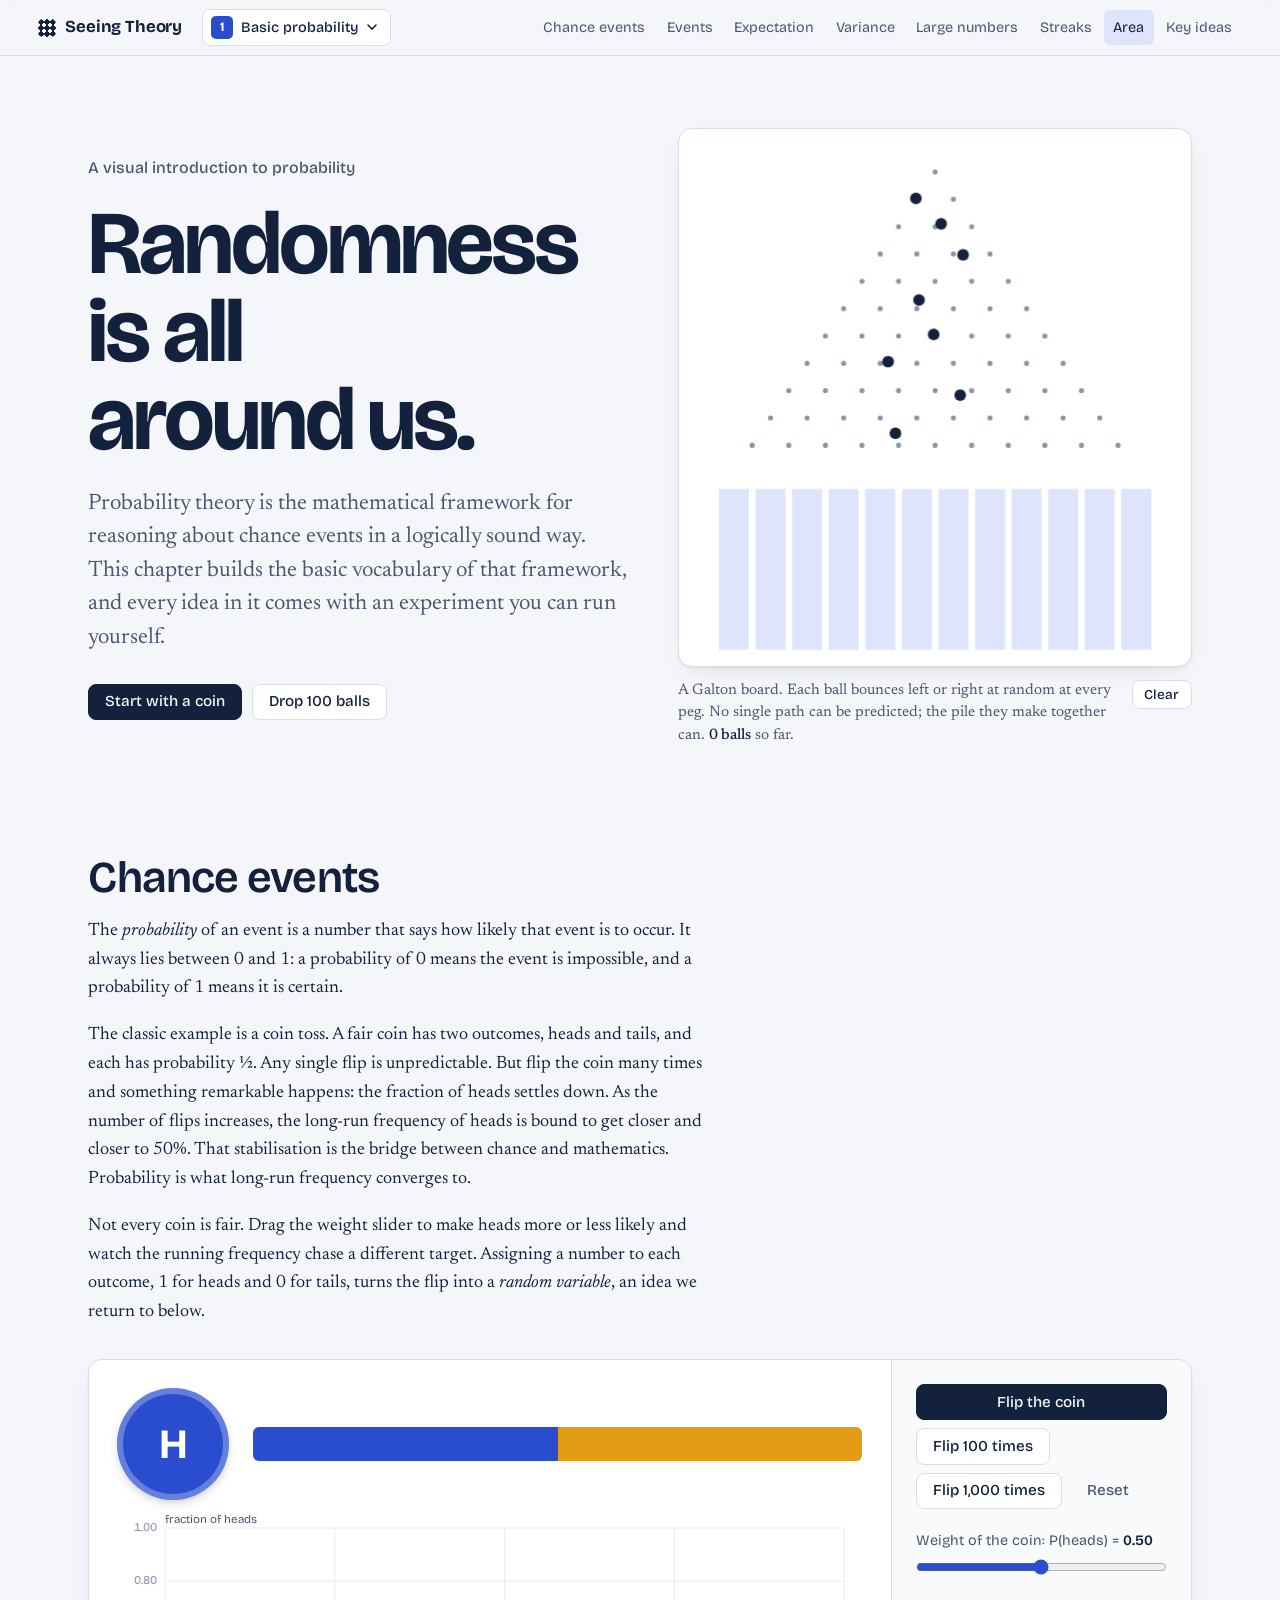
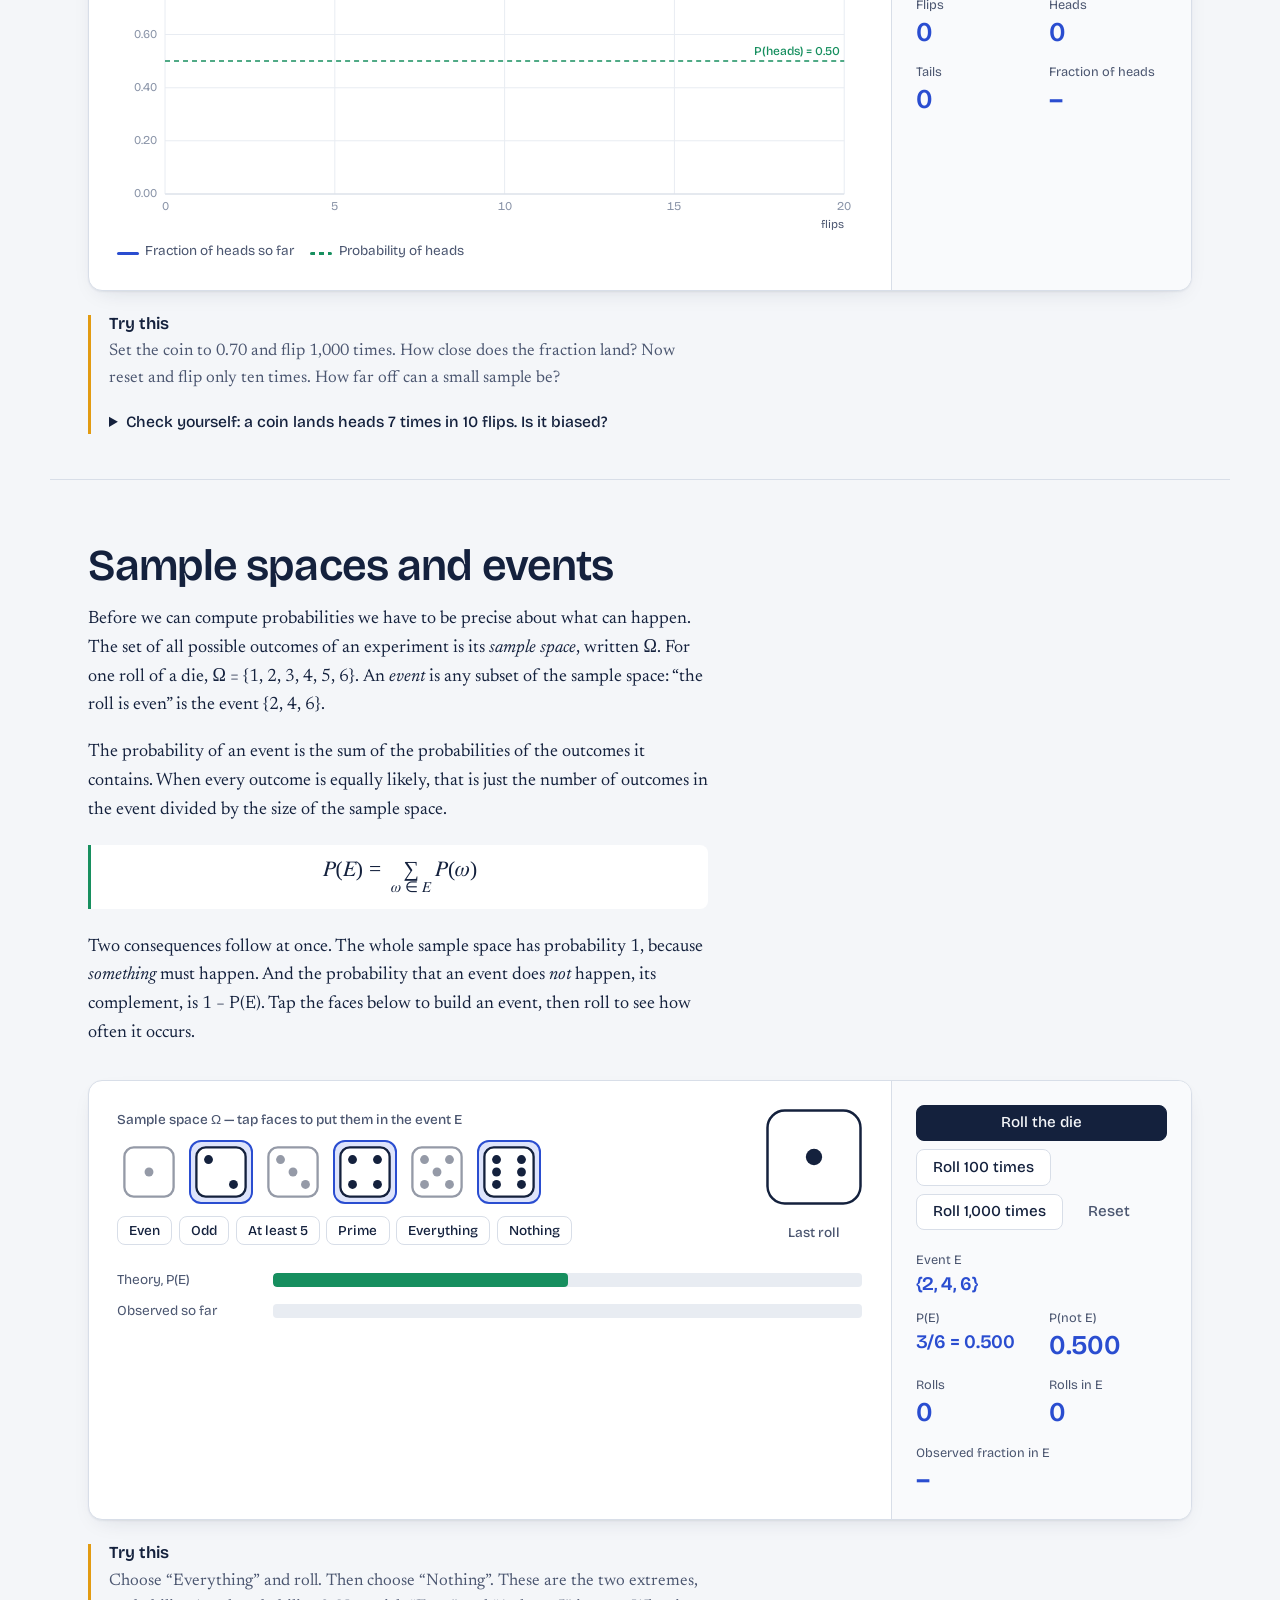
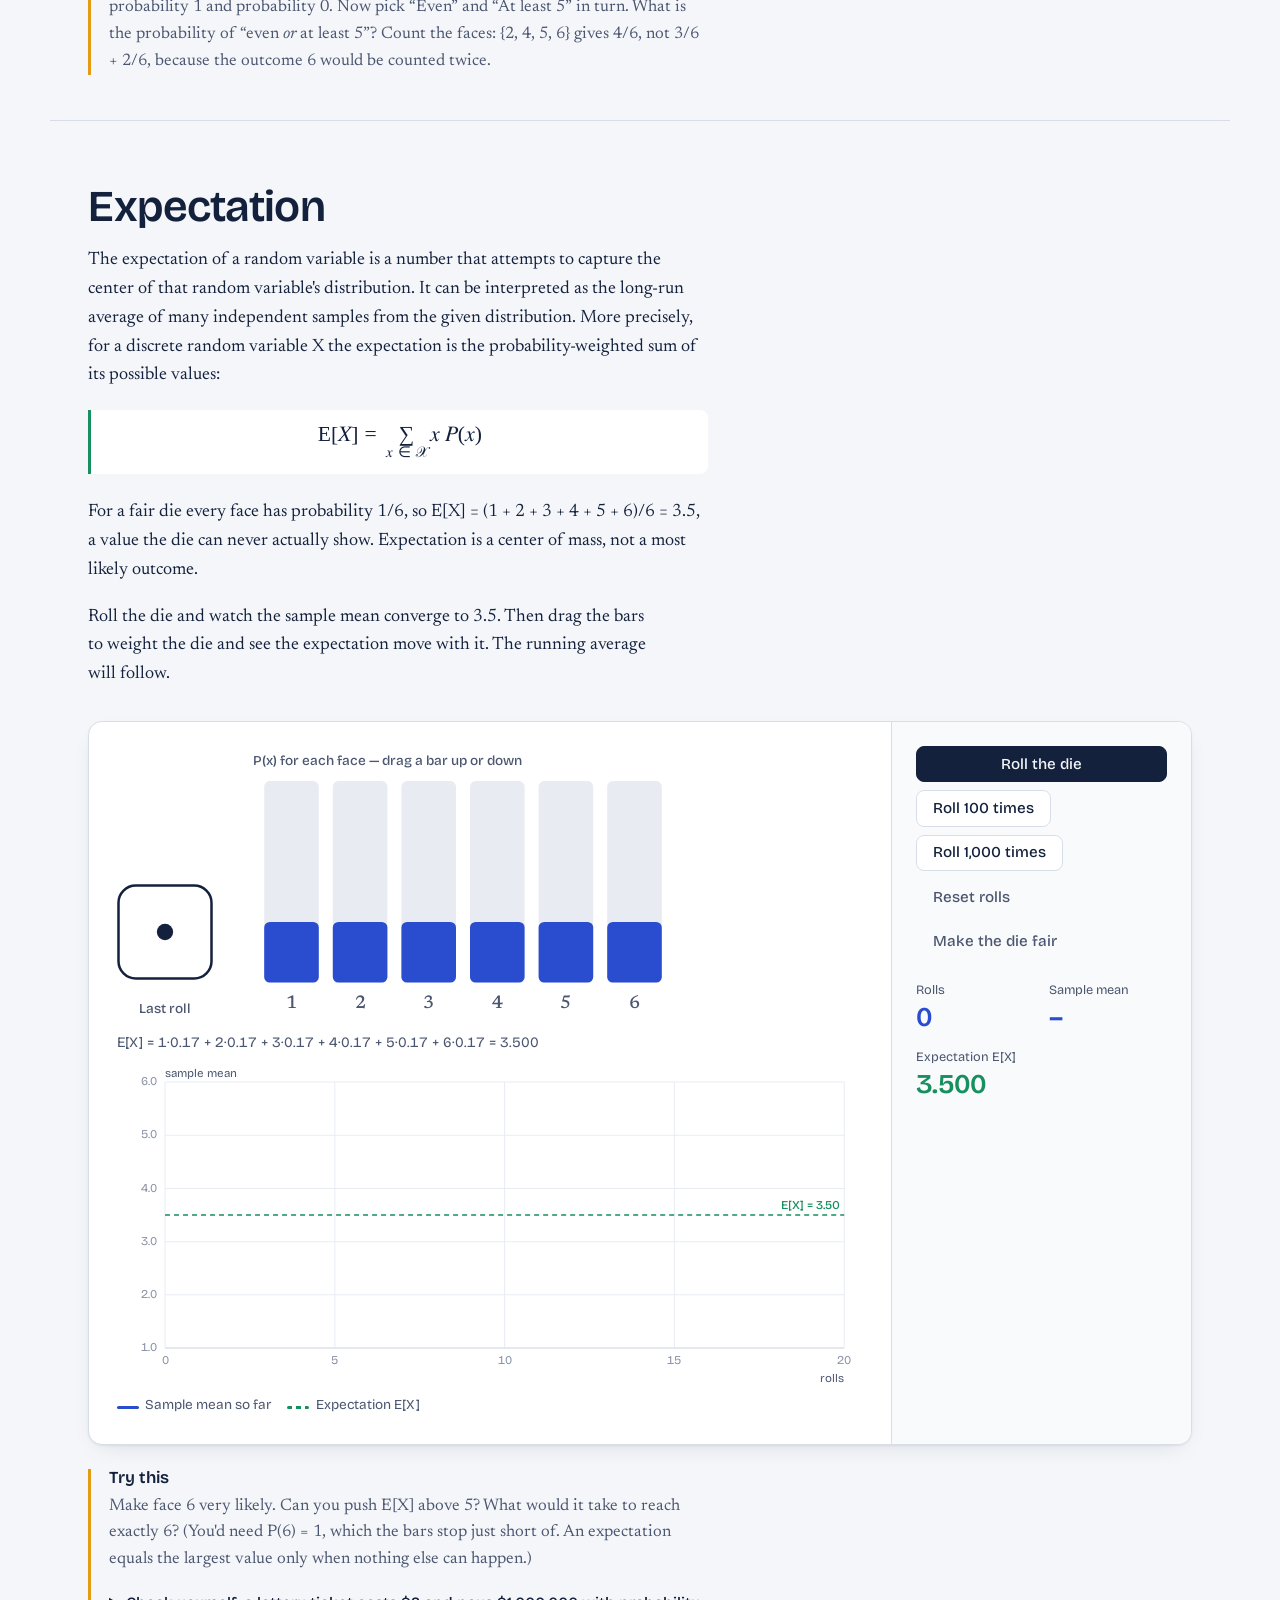
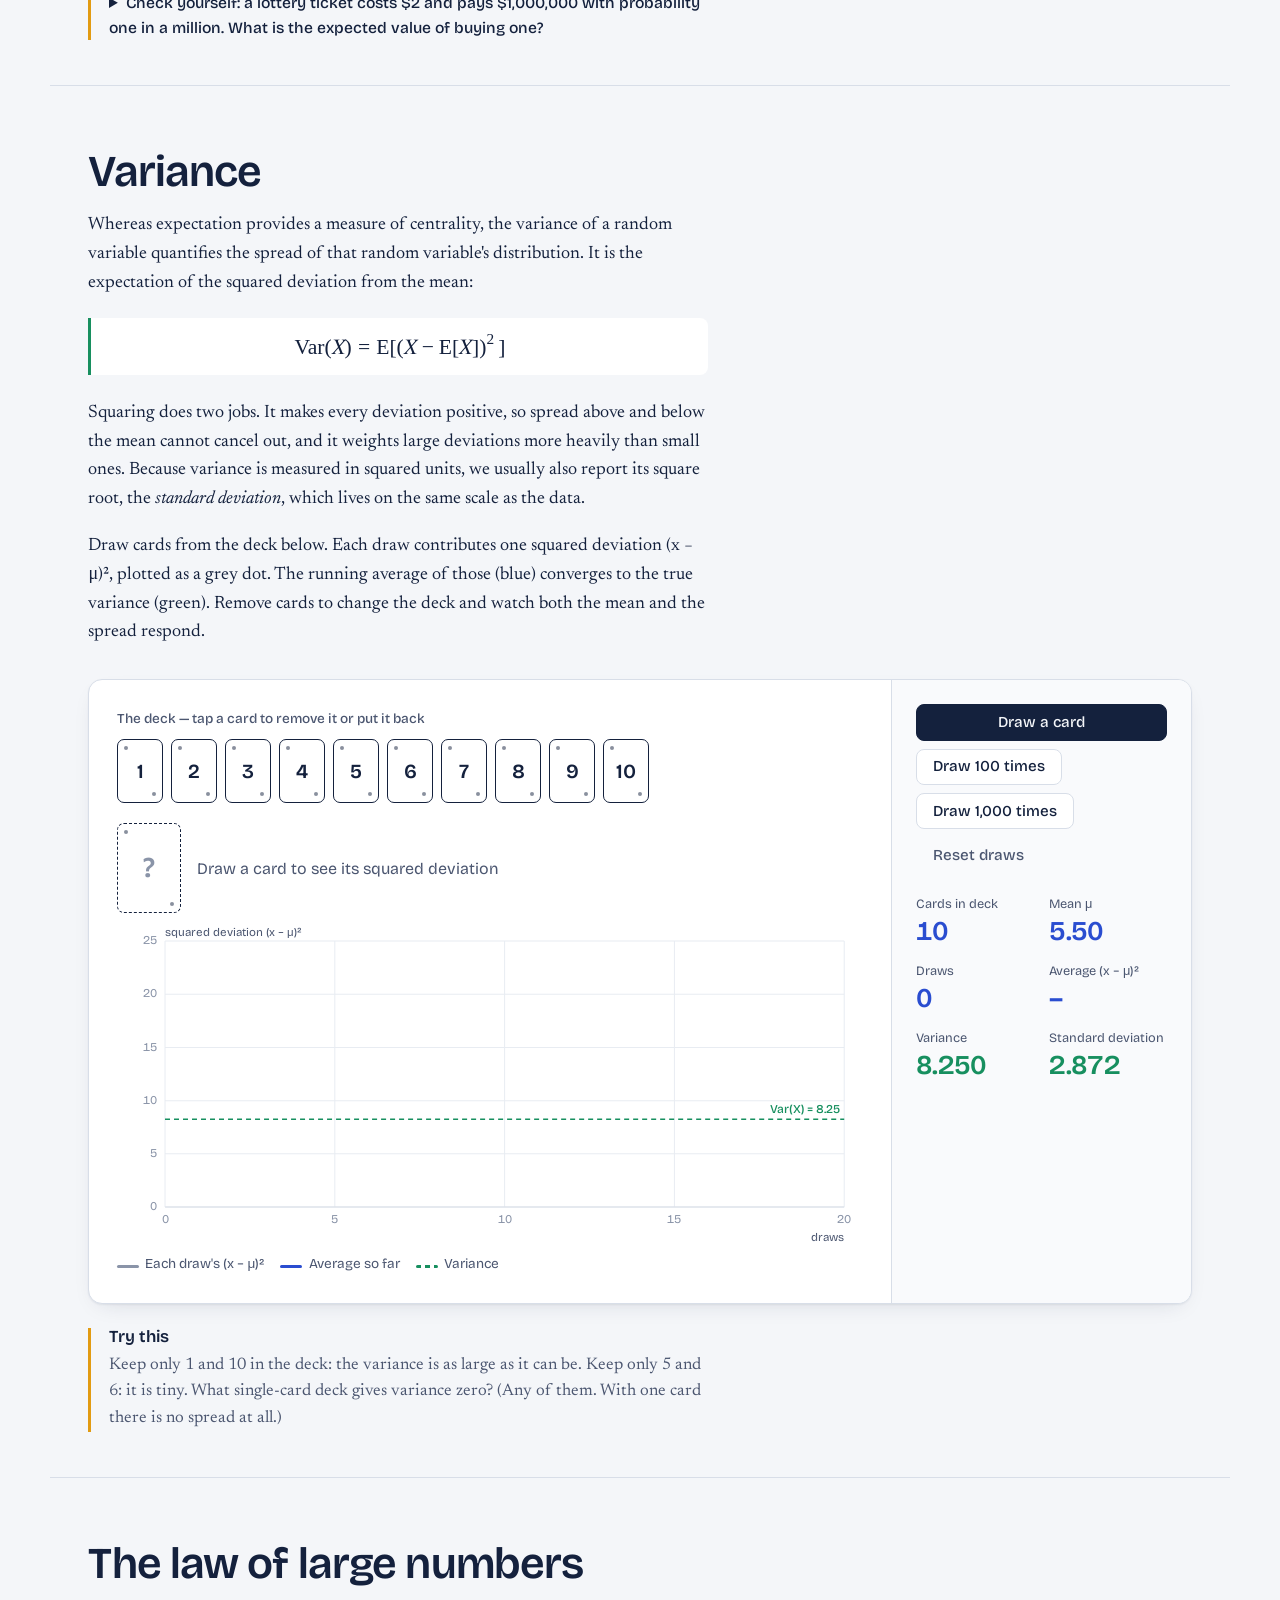
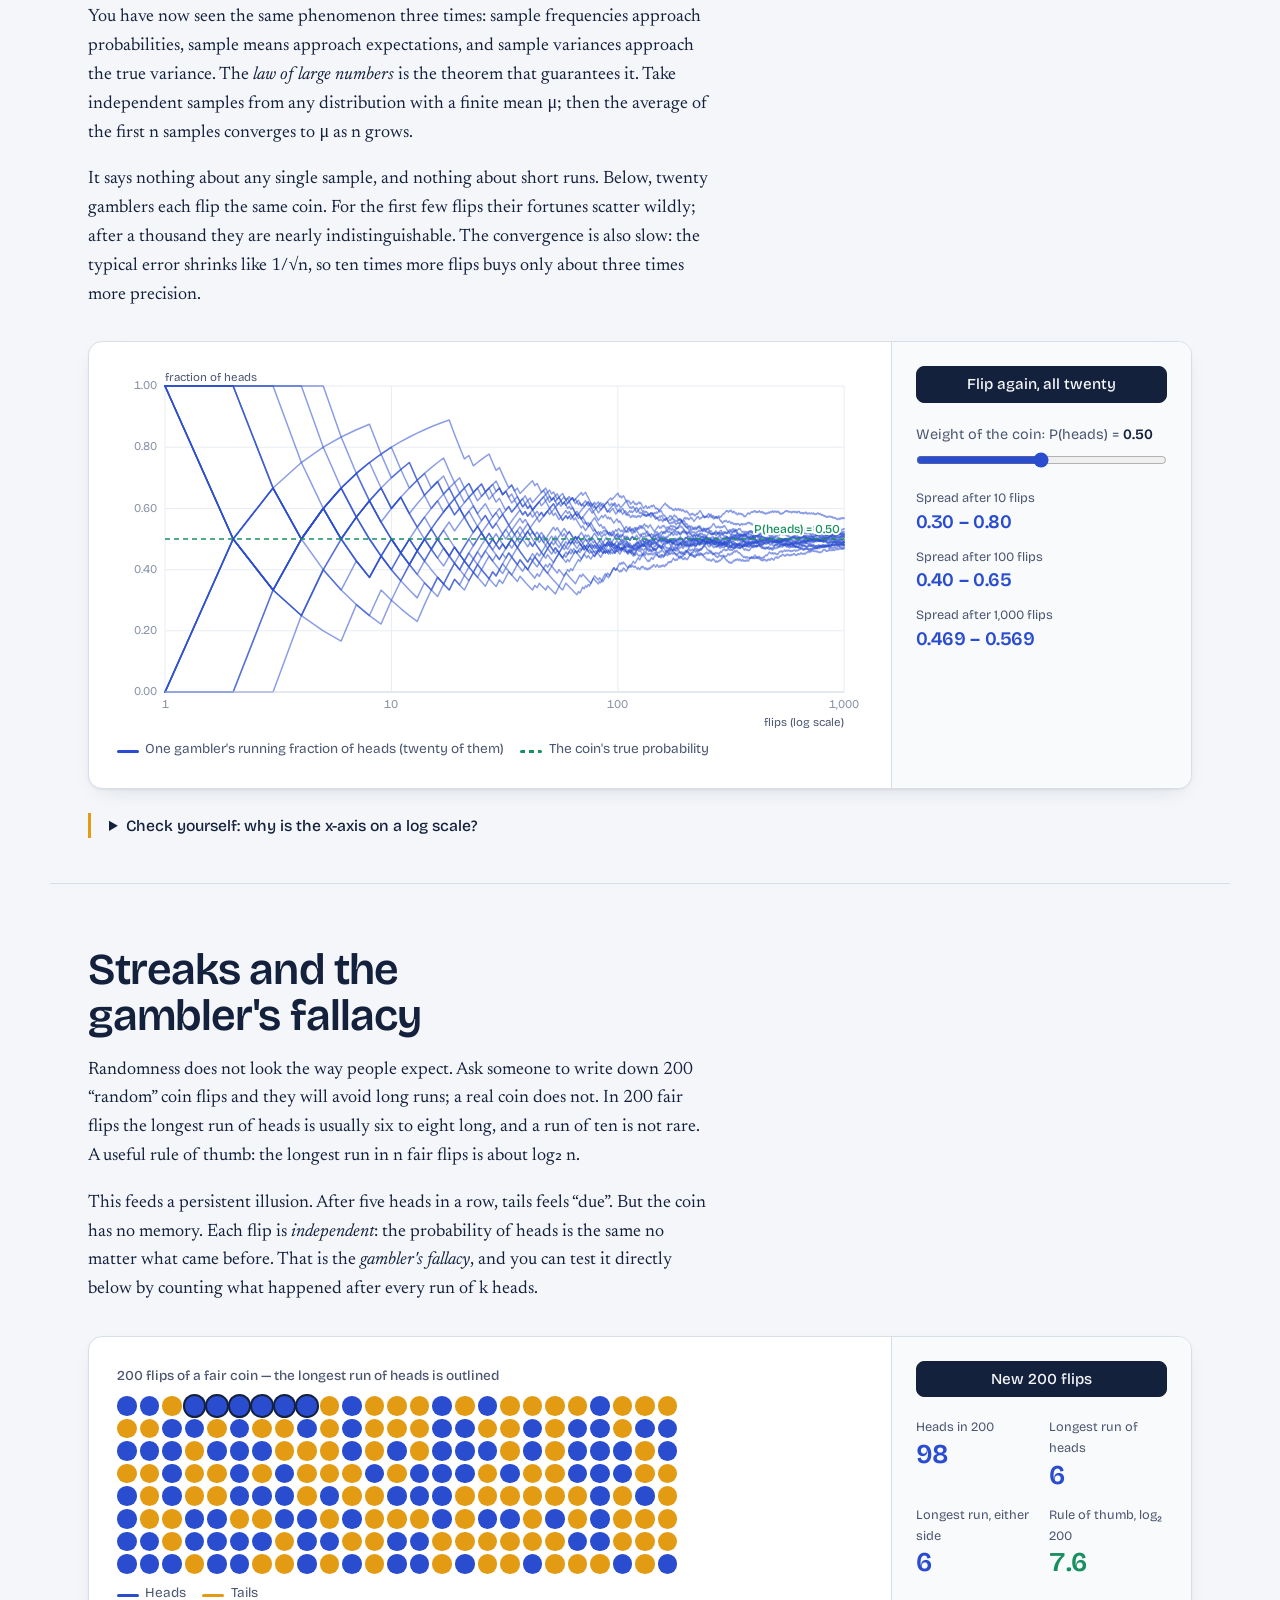
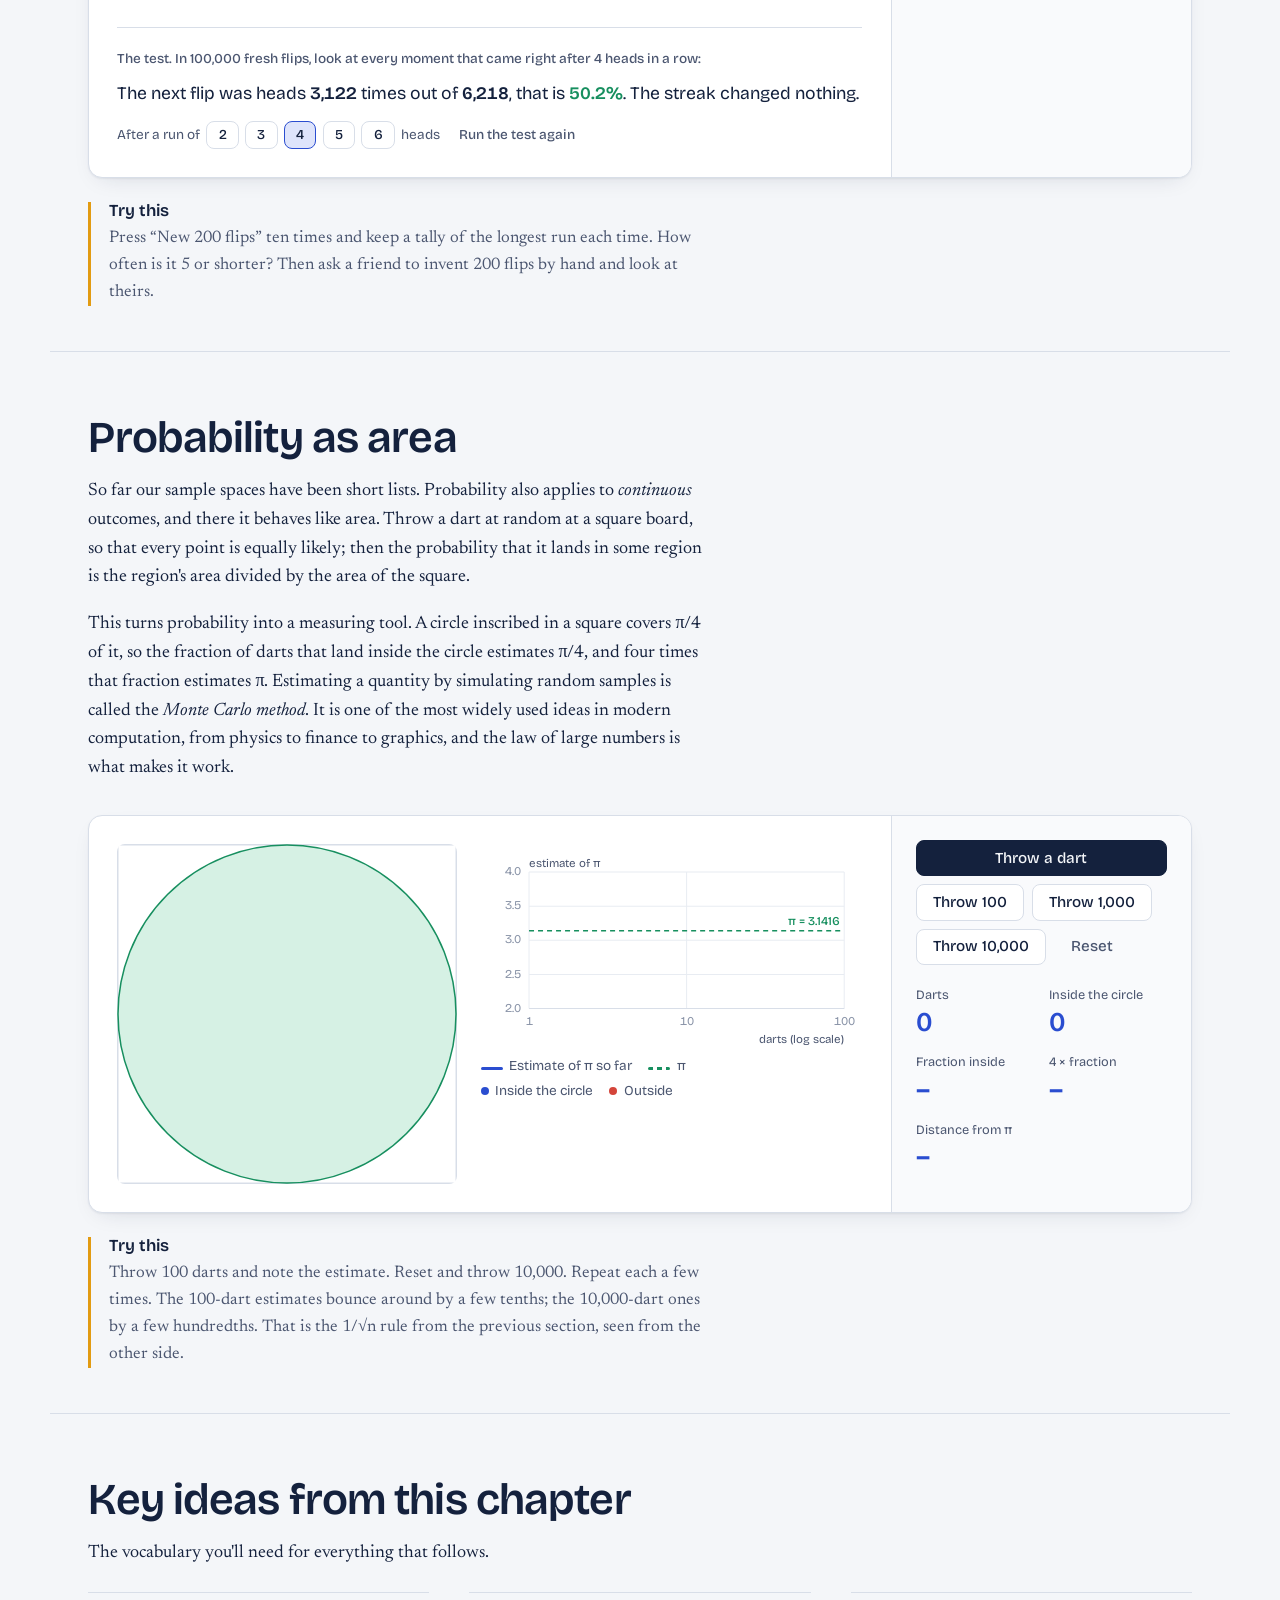
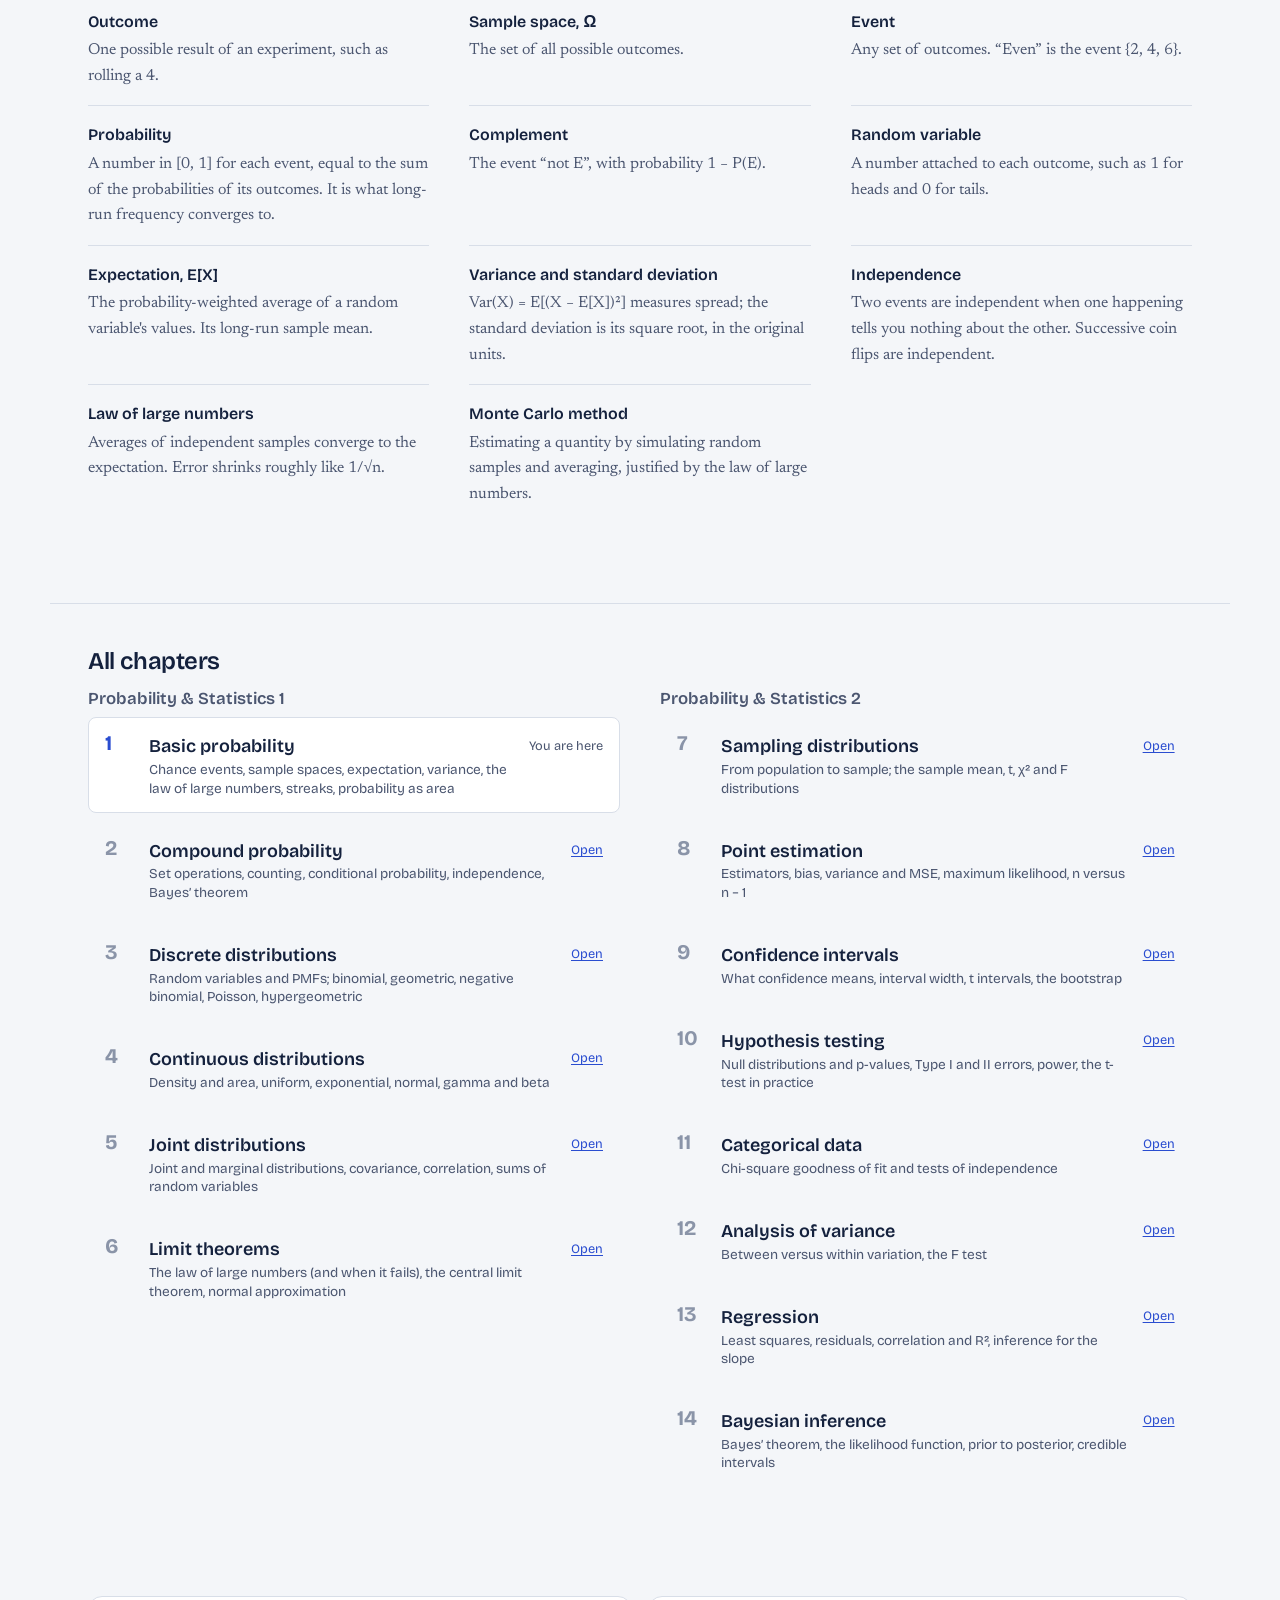
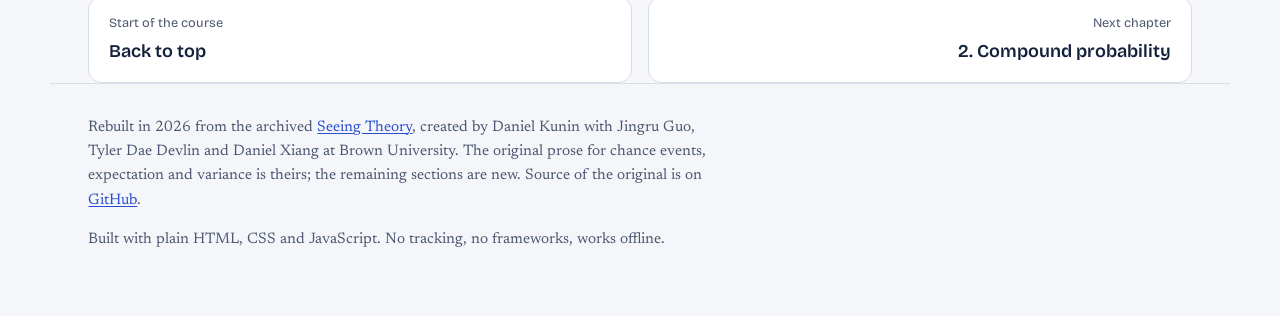
<file: index.html>
<!doctype html>
<html lang="en">
<head>
<meta charset="utf-8">
<meta name="viewport" content="width=device-width, initial-scale=1">
<title>Basic Probability · Seeing Theory</title>
<meta name="description" content="An interactive introduction to the basic concepts of probability: chance events, sample spaces, expectation, variance, the law of large numbers, streaks, and Monte Carlo simulation.">
<meta name="color-scheme" content="light dark">
<link rel="preconnect" href="https://fonts.googleapis.com">
<link rel="preconnect" href="https://fonts.gstatic.com" crossorigin>
<link href="https://fonts.googleapis.com/css2?family=Bricolage+Grotesque:opsz,wght@12..96,400..800&family=Newsreader:ital,opsz,wght@0,6..72,400;0,6..72,500;1,6..72,400&display=swap" rel="stylesheet">
<link rel="stylesheet" href="css/style.css">
<link rel="stylesheet" href="css/labs.css">
<link rel="icon" href="data:image/svg+xml,%3Csvg xmlns='http://www.w3.org/2000/svg' viewBox='0 0 64 64'%3E%3Crect width='64' height='64' rx='14' fill='%2314213D'/%3E%3Ccircle cx='20' cy='20' r='6' fill='%23F4F6F9'/%3E%3Ccircle cx='44' cy='20' r='6' fill='%23F4F6F9'/%3E%3Ccircle cx='20' cy='44' r='6' fill='%23F4F6F9'/%3E%3Ccircle cx='44' cy='44' r='6' fill='%23F4F6F9'/%3E%3Ccircle cx='32' cy='32' r='6' fill='%232A4DD0'/%3E%3C/svg%3E">
</head>
<body>

<header class="topbar"></header>

<main id="top">

  <!-- ============ HERO ============ -->
  <section class="hero">
    <div class="hero-copy">
      <p class="hero-kicker">A visual introduction to probability</p>
      <h1>Randomness is all around us.</h1>
      <p class="lead">Probability theory is the mathematical framework for reasoning about chance events in a logically sound way. This chapter builds the basic vocabulary of that framework, and every idea in it comes with an experiment you can run yourself.</p>
      <div class="hero-actions">
        <a class="btn btn--primary" href="#chance-events">Start with a coin</a>
        <button class="btn" type="button" id="galton-burst">Drop 100 balls</button>
      </div>
    </div>
    <figure class="hero-board">
      <canvas id="galton" aria-label="A Galton board: balls fall through rows of pegs and pile up into a bell-shaped histogram"></canvas>
      <figcaption>
        <span>A Galton board. Each ball bounces left or right at random at every peg. No single path can be predicted; the pile they make together can. <strong><span id="galton-count">0</span> balls</strong> so far.</span>
        <button class="btn btn--small" type="button" id="galton-reset">Clear</button>
      </figcaption>
    </figure>
  </section>

  <!-- ============ 1. CHANCE EVENTS ============ -->
  <section class="concept" id="chance-events" data-nav="Chance events">
    <div class="prose">
      <h2>Chance events</h2>
      <p>The <em>probability</em> of an event is a number that says how likely that event is to occur. It always lies between 0 and 1: a probability of 0 means the event is impossible, and a probability of 1 means it is certain.</p>
      <p>The classic example is a coin toss. A fair coin has two outcomes, heads and tails, and each has probability ½. Any single flip is unpredictable. But flip the coin many times and something remarkable happens: the fraction of heads settles down. As the number of flips increases, the long-run frequency of heads is bound to get closer and closer to 50%. That stabilisation is the bridge between chance and mathematics. Probability is what long-run frequency converges to.</p>
      <p>Not every coin is fair. Drag the weight slider to make heads more or less likely and watch the running frequency chase a different target. Assigning a number to each outcome, 1 for heads and 0 for tails, turns the flip into a <em>random variable</em>, an idea we return to below.</p>
    </div>

    <div class="lab" data-module="coin">
      <div class="lab-stage">
        <div class="coin-row">
          <div class="coin" data-face="heads" role="img" aria-label="Coin">
            <div class="coin-side coin-side--h"><span>H</span></div>
            <div class="coin-side coin-side--t"><span>T</span></div>
          </div>
          <div class="count-bars" aria-hidden="true">
            <div class="count-bar count-bar--h" id="coin-bar-h"></div>
            <div class="count-bar count-bar--t" id="coin-bar-t"></div>
          </div>
        </div>
        <div class="chart-box" id="coin-chart"></div>
        <p class="legend"><span class="legend-item"><span class="swatch swatch--blue"></span>Fraction of heads so far</span><span class="legend-item"><span class="swatch swatch--green swatch--dash"></span>Probability of heads</span></p>
      </div>
      <aside class="lab-panel">
        <div class="controls">
          <button class="btn btn--primary" type="button" id="coin-flip">Flip the coin</button>
          <button class="btn" type="button" data-flips="100">Flip 100 times</button>
          <button class="btn" type="button" data-flips="1000">Flip 1,000 times</button>
          <button class="btn btn--quiet" type="button" id="coin-reset">Reset</button>
        </div>
        <label class="slider">
          <span>Weight of the coin: P(heads) = <output id="coin-p-out">0.50</output></span>
          <input type="range" id="coin-p" min="0" max="100" value="50" step="1">
        </label>
        <dl class="readouts">
          <div><dt>Flips</dt><dd id="coin-n">0</dd></div>
          <div><dt>Heads</dt><dd id="coin-heads">0</dd></div>
          <div><dt>Tails</dt><dd id="coin-tails">0</dd></div>
          <div><dt>Fraction of heads</dt><dd id="coin-freq">–</dd></div>
        </dl>
      </aside>
    </div>

    <aside class="try">
      <h3>Try this</h3>
      <p>Set the coin to 0.70 and flip 1,000 times. How close does the fraction land? Now reset and flip only ten times. How far off can a small sample be?</p>
      <details>
        <summary>Check yourself: a coin lands heads 7 times in 10 flips. Is it biased?</summary>
        <p>You can't tell from ten flips. A fair coin gives 7 or more heads in 10 flips about 17% of the time. Small samples are noisy; the law of large numbers only bites when the sample is large.</p>
      </details>
    </aside>
  </section>

  <!-- ============ 2. SAMPLE SPACES & EVENTS ============ -->
  <section class="concept" id="sample-spaces" data-nav="Events">
    <div class="prose">
      <h2>Sample spaces and events</h2>
      <p>Before we can compute probabilities we have to be precise about what can happen. The set of all possible outcomes of an experiment is its <em>sample space</em>, written Ω. For one roll of a die, Ω = {1, 2, 3, 4, 5, 6}. An <em>event</em> is any subset of the sample space: “the roll is even” is the event {2, 4, 6}.</p>
      <p>The probability of an event is the sum of the probabilities of the outcomes it contains. When every outcome is equally likely, that is just the number of outcomes in the event divided by the size of the sample space.</p>
      <div class="math">
        <math display="block">
          <mrow><mi>P</mi><mo>(</mo><mi>E</mi><mo>)</mo><mo>=</mo>
          <munder><mo>∑</mo><mrow><mi>ω</mi><mo>∈</mo><mi>E</mi></mrow></munder>
          <mi>P</mi><mo>(</mo><mi>ω</mi><mo>)</mo></mrow>
        </math>
      </div>
      <p>Two consequences follow at once. The whole sample space has probability 1, because <em>something</em> must happen. And the probability that an event does <em>not</em> happen, its complement, is 1 − P(E). Tap the faces below to build an event, then roll to see how often it occurs.</p>
    </div>

    <div class="lab" data-module="events">
      <div class="lab-stage">
        <div class="events-layout">
          <div>
            <p class="stage-label">Sample space Ω — tap faces to put them in the event E</p>
            <div class="face-row" id="event-faces"></div>
            <div class="chips">
              <button class="btn btn--small" type="button" data-preset="even">Even</button>
              <button class="btn btn--small" type="button" data-preset="odd">Odd</button>
              <button class="btn btn--small" type="button" data-preset="high">At least 5</button>
              <button class="btn btn--small" type="button" data-preset="prime">Prime</button>
              <button class="btn btn--small" type="button" data-preset="all">Everything</button>
              <button class="btn btn--small" type="button" data-preset="none">Nothing</button>
            </div>
          </div>
          <div class="event-die-wrap">
            <div class="die" id="event-die" data-size="96"></div>
            <p class="stage-label">Last roll</p>
          </div>
        </div>
        <div class="compare-bars">
          <div class="compare-row">
            <span>Theory, P(E)</span>
            <div class="track"><div class="fill fill--green" id="event-bar-theory"></div></div>
          </div>
          <div class="compare-row">
            <span>Observed so far</span>
            <div class="track"><div class="fill fill--blue" id="event-bar-observed"></div></div>
          </div>
        </div>
      </div>
      <aside class="lab-panel">
        <div class="controls">
          <button class="btn btn--primary" type="button" id="event-roll">Roll the die</button>
          <button class="btn" type="button" data-rolls="100">Roll 100 times</button>
          <button class="btn" type="button" data-rolls="1000">Roll 1,000 times</button>
          <button class="btn btn--quiet" type="button" id="event-reset">Reset</button>
        </div>
        <dl class="readouts">
          <div class="span-2"><dt>Event E</dt><dd id="event-set" class="dd-text">{2, 4, 6}</dd></div>
          <div><dt>P(E)</dt><dd id="event-p" class="dd-text">3/6 = 0.500</dd></div>
          <div><dt>P(not E)</dt><dd id="event-pc">0.500</dd></div>
          <div><dt>Rolls</dt><dd id="event-rolls">0</dd></div>
          <div><dt>Rolls in E</dt><dd id="event-hits">0</dd></div>
          <div class="span-2"><dt>Observed fraction in E</dt><dd id="event-freq">–</dd></div>
        </dl>
      </aside>
    </div>

    <aside class="try">
      <h3>Try this</h3>
      <p>Choose “Everything” and roll. Then choose “Nothing”. These are the two extremes, probability 1 and probability 0. Now pick “Even” and “At least 5” in turn. What is the probability of “even <em>or</em> at least 5”? Count the faces: {2, 4, 5, 6} gives 4/6, not 3/6 + 2/6, because the outcome 6 would be counted twice.</p>
    </aside>
  </section>

  <!-- ============ 3. EXPECTATION ============ -->
  <section class="concept" id="expectation" data-nav="Expectation">
    <div class="prose">
      <h2>Expectation</h2>
      <p>The expectation of a random variable is a number that attempts to capture the center of that random variable's distribution. It can be interpreted as the long-run average of many independent samples from the given distribution. More precisely, for a discrete random variable X the expectation is the probability-weighted sum of its possible values:</p>
      <div class="math">
        <math display="block">
          <mrow><mi mathvariant="normal">E</mi><mo>[</mo><mi>X</mi><mo>]</mo><mo>=</mo>
          <munder><mo>∑</mo><mrow><mi>x</mi><mo>∈</mo><mi>𝒳</mi></mrow></munder>
          <mi>x</mi><mspace width="0.2em"></mspace><mi>P</mi><mo>(</mo><mi>x</mi><mo>)</mo></mrow>
        </math>
      </div>
      <p>For a fair die every face has probability 1/6, so E[X] = (1 + 2 + 3 + 4 + 5 + 6)/6 = 3.5, a value the die can never actually show. Expectation is a center of mass, not a most likely outcome.</p>
      <p>Roll the die and watch the sample mean converge to 3.5. Then drag the bars to weight the die and see the expectation move with it. The running average will follow.</p>
    </div>

    <div class="lab" data-module="expectation">
      <div class="lab-stage">
        <div class="exp-layout">
          <div class="die-wrap">
            <div class="die" id="exp-die" data-size="96"></div>
            <p class="stage-label">Last roll</p>
          </div>
          <div class="bars-wrap">
            <p class="stage-label">P(x) for each face — drag a bar up or down</p>
            <div id="exp-bars"></div>
          </div>
        </div>
        <p class="formula-live">E[X] = <span id="exp-formula-values"></span></p>
        <div class="chart-box" id="exp-chart"></div>
        <p class="legend"><span class="legend-item"><span class="swatch swatch--blue"></span>Sample mean so far</span><span class="legend-item"><span class="swatch swatch--green swatch--dash"></span>Expectation E[X]</span></p>
      </div>
      <aside class="lab-panel">
        <div class="controls">
          <button class="btn btn--primary" type="button" id="exp-roll">Roll the die</button>
          <button class="btn" type="button" data-rolls="100">Roll 100 times</button>
          <button class="btn" type="button" data-rolls="1000">Roll 1,000 times</button>
          <button class="btn btn--quiet" type="button" id="exp-reset">Reset rolls</button>
          <button class="btn btn--quiet" type="button" id="exp-fair">Make the die fair</button>
        </div>
        <dl class="readouts">
          <div><dt>Rolls</dt><dd id="exp-n">0</dd></div>
          <div><dt>Sample mean</dt><dd id="exp-mean">–</dd></div>
          <div class="span-2"><dt>Expectation E[X]</dt><dd id="exp-E" class="dd-green">3.500</dd></div>
        </dl>
      </aside>
    </div>

    <aside class="try">
      <h3>Try this</h3>
      <p>Make face 6 very likely. Can you push E[X] above 5? What would it take to reach exactly 6? (You'd need P(6) = 1, which the bars stop just short of. An expectation equals the largest value only when nothing else can happen.)</p>
      <details>
        <summary>Check yourself: a lottery ticket costs $2 and pays $1,000,000 with probability one in a million. What is the expected value of buying one?</summary>
        <p>E[payout] = 1,000,000 × 0.000001 = $1, so the expected value of the purchase is 1 − 2 = −$1. On average, every ticket loses a dollar, even though every individual ticket either loses $2 or wins big.</p>
      </details>
    </aside>
  </section>

  <!-- ============ 4. VARIANCE ============ -->
  <section class="concept" id="variance" data-nav="Variance">
    <div class="prose">
      <h2>Variance</h2>
      <p>Whereas expectation provides a measure of centrality, the variance of a random variable quantifies the spread of that random variable's distribution. It is the expectation of the squared deviation from the mean:</p>
      <div class="math">
        <math display="block">
          <mrow><mi mathvariant="normal">Var</mi><mo>(</mo><mi>X</mi><mo>)</mo><mo>=</mo>
          <mi mathvariant="normal">E</mi><mrow><mo>[</mo><msup><mrow><mo>(</mo><mi>X</mi><mo>−</mo><mi mathvariant="normal">E</mi><mo>[</mo><mi>X</mi><mo>]</mo><mo>)</mo></mrow><mn>2</mn></msup><mo>]</mo></mrow></mrow>
        </math>
      </div>
      <p>Squaring does two jobs. It makes every deviation positive, so spread above and below the mean cannot cancel out, and it weights large deviations more heavily than small ones. Because variance is measured in squared units, we usually also report its square root, the <em>standard deviation</em>, which lives on the same scale as the data.</p>
      <p>Draw cards from the deck below. Each draw contributes one squared deviation (x − μ)², plotted as a grey dot. The running average of those (blue) converges to the true variance (green). Remove cards to change the deck and watch both the mean and the spread respond.</p>
    </div>

    <div class="lab" data-module="variance">
      <div class="lab-stage">
        <p class="stage-label">The deck — tap a card to remove it or put it back</p>
        <div class="card-row" id="var-cards"></div>
        <div class="drawn" id="var-drawn"></div>
        <div class="chart-box" id="var-chart"></div>
        <p class="legend"><span class="legend-item"><span class="swatch swatch--grey"></span>Each draw's (x − μ)²</span><span class="legend-item"><span class="swatch swatch--blue"></span>Average so far</span><span class="legend-item"><span class="swatch swatch--green swatch--dash"></span>Variance</span></p>
      </div>
      <aside class="lab-panel">
        <div class="controls">
          <button class="btn btn--primary" type="button" id="var-draw">Draw a card</button>
          <button class="btn" type="button" data-draws="100">Draw 100 times</button>
          <button class="btn" type="button" data-draws="1000">Draw 1,000 times</button>
          <button class="btn btn--quiet" type="button" id="var-reset">Reset draws</button>
        </div>
        <dl class="readouts">
          <div><dt>Cards in deck</dt><dd id="var-size">10</dd></div>
          <div><dt>Mean μ</dt><dd id="var-mu">5.50</dd></div>
          <div><dt>Draws</dt><dd id="var-n">0</dd></div>
          <div><dt>Average (x − μ)²</dt><dd id="var-avg">–</dd></div>
          <div><dt>Variance</dt><dd id="var-true" class="dd-green">8.250</dd></div>
          <div><dt>Standard deviation</dt><dd id="var-sd" class="dd-green">2.872</dd></div>
        </dl>
      </aside>
    </div>

    <aside class="try">
      <h3>Try this</h3>
      <p>Keep only 1 and 10 in the deck: the variance is as large as it can be. Keep only 5 and 6: it is tiny. What single-card deck gives variance zero? (Any of them. With one card there is no spread at all.)</p>
    </aside>
  </section>

  <!-- ============ 5. LAW OF LARGE NUMBERS ============ -->
  <section class="concept" id="law-of-large-numbers" data-nav="Large numbers">
    <div class="prose">
      <h2>The law of large numbers</h2>
      <p>You have now seen the same phenomenon three times: sample frequencies approach probabilities, sample means approach expectations, and sample variances approach the true variance. The <em>law of large numbers</em> is the theorem that guarantees it. Take independent samples from any distribution with a finite mean μ; then the average of the first n samples converges to μ as n grows.</p>
      <p>It says nothing about any single sample, and nothing about short runs. Below, twenty gamblers each flip the same coin. For the first few flips their fortunes scatter wildly; after a thousand they are nearly indistinguishable. The convergence is also slow: the typical error shrinks like 1/√n, so ten times more flips buys only about three times more precision.</p>
    </div>

    <div class="lab" data-module="lln">
      <div class="lab-stage">
        <div class="chart-box chart-box--tall" id="lln-chart"></div>
        <p class="legend"><span class="legend-item"><span class="swatch swatch--blue"></span>One gambler's running fraction of heads (twenty of them)</span><span class="legend-item"><span class="swatch swatch--green swatch--dash"></span>The coin's true probability</span></p>
      </div>
      <aside class="lab-panel">
        <div class="controls">
          <button class="btn btn--primary" type="button" id="lln-run">Flip again, all twenty</button>
        </div>
        <label class="slider">
          <span>Weight of the coin: P(heads) = <output id="lln-p-out">0.50</output></span>
          <input type="range" id="lln-p" min="5" max="95" value="50" step="1">
        </label>
        <dl class="readouts">
          <div class="span-2"><dt>Spread after 10 flips</dt><dd id="lln-10" class="dd-text">–</dd></div>
          <div class="span-2"><dt>Spread after 100 flips</dt><dd id="lln-100" class="dd-text">–</dd></div>
          <div class="span-2"><dt>Spread after 1,000 flips</dt><dd id="lln-1000" class="dd-text">–</dd></div>
        </dl>
      </aside>
    </div>

    <aside class="try">
      <details>
        <summary>Check yourself: why is the x-axis on a log scale?</summary>
        <p>Because the interesting action is early. On a linear axis the first hundred flips would be squeezed into the left tenth of the chart. A log axis gives the same room to “1 to 10”, “10 to 100” and “100 to 1,000”, which is roughly how much the picture changes in each of those stretches.</p>
      </details>
    </aside>
  </section>

  <!-- ============ 6. STREAKS ============ -->
  <section class="concept" id="streaks" data-nav="Streaks">
    <div class="prose">
      <h2>Streaks and the gambler's fallacy</h2>
      <p>Randomness does not look the way people expect. Ask someone to write down 200 “random” coin flips and they will avoid long runs; a real coin does not. In 200 fair flips the longest run of heads is usually six to eight long, and a run of ten is not rare. A useful rule of thumb: the longest run in n fair flips is about log₂ n.</p>
      <p>This feeds a persistent illusion. After five heads in a row, tails feels “due”. But the coin has no memory. Each flip is <em>independent</em>: the probability of heads is the same no matter what came before. That is the <em>gambler's fallacy</em>, and you can test it directly below by counting what happened after every run of k heads.</p>
    </div>

    <div class="lab" data-module="streaks">
      <div class="lab-stage">
        <p class="stage-label">200 flips of a fair coin — the longest run of heads is outlined</p>
        <div class="flip-strip" id="streak-strip" role="img"></div>
        <p class="legend"><span class="legend-item"><span class="swatch swatch--blue"></span>Heads</span><span class="legend-item"><span class="swatch swatch--gold"></span>Tails</span></p>
        <div class="fallacy">
          <p class="stage-label">The test. In 100,000 fresh flips, look at every moment that came right after <span id="streak-k">4</span> heads in a row:</p>
          <p class="fallacy-result">The next flip was heads <strong id="streak-after-heads">–</strong> times out of <strong id="streak-after">–</strong>, that is <strong id="streak-after-pct" class="dd-green">–</strong>. The streak changed nothing.</p>
          <div class="chips" role="group" aria-label="Length of the run to look for">
            <span class="chips-label">After a run of</span>
            <button class="btn btn--small" type="button" data-k="2" aria-pressed="false">2</button>
            <button class="btn btn--small" type="button" data-k="3" aria-pressed="false">3</button>
            <button class="btn btn--small" type="button" data-k="4" aria-pressed="true">4</button>
            <button class="btn btn--small" type="button" data-k="5" aria-pressed="false">5</button>
            <button class="btn btn--small" type="button" data-k="6" aria-pressed="false">6</button>
            <span class="chips-label">heads</span>
            <button class="btn btn--small btn--quiet" type="button" id="streak-rerun">Run the test again</button>
          </div>
        </div>
      </div>
      <aside class="lab-panel">
        <div class="controls">
          <button class="btn btn--primary" type="button" id="streak-new">New 200 flips</button>
        </div>
        <dl class="readouts">
          <div><dt>Heads in 200</dt><dd id="streak-heads">–</dd></div>
          <div><dt>Longest run of heads</dt><dd id="streak-longest">–</dd></div>
          <div><dt>Longest run, either side</dt><dd id="streak-longest-any">–</dd></div>
          <div><dt>Rule of thumb, log₂ 200</dt><dd id="streak-expected" class="dd-green">–</dd></div>
        </dl>
      </aside>
    </div>

    <aside class="try">
      <h3>Try this</h3>
      <p>Press “New 200 flips” ten times and keep a tally of the longest run each time. How often is it 5 or shorter? Then ask a friend to invent 200 flips by hand and look at theirs.</p>
    </aside>
  </section>

  <!-- ============ 7. PROBABILITY AS AREA ============ -->
  <section class="concept" id="monte-carlo" data-nav="Area">
    <div class="prose">
      <h2>Probability as area</h2>
      <p>So far our sample spaces have been short lists. Probability also applies to <em>continuous</em> outcomes, and there it behaves like area. Throw a dart at random at a square board, so that every point is equally likely; then the probability that it lands in some region is the region's area divided by the area of the square.</p>
      <p>This turns probability into a measuring tool. A circle inscribed in a square covers π/4 of it, so the fraction of darts that land inside the circle estimates π/4, and four times that fraction estimates π. Estimating a quantity by simulating random samples is called the <em>Monte Carlo method</em>. It is one of the most widely used ideas in modern computation, from physics to finance to graphics, and the law of large numbers is what makes it work.</p>
    </div>

    <div class="lab" data-module="montecarlo">
      <div class="lab-stage">
        <div class="mc-layout">
          <canvas id="mc-board" aria-label="A square with an inscribed circle; darts land as blue dots inside the circle and red dots outside"></canvas>
          <div class="mc-side">
            <div class="chart-box" id="mc-chart"></div>
            <p class="legend"><span class="legend-item"><span class="swatch swatch--blue"></span>Estimate of π so far</span><span class="legend-item"><span class="swatch swatch--green swatch--dash"></span>π</span></p>
            <p class="legend"><span class="legend-item"><span class="swatch swatch--blue swatch--dot"></span>Inside the circle</span><span class="legend-item"><span class="swatch swatch--red swatch--dot"></span>Outside</span></p>
          </div>
        </div>
      </div>
      <aside class="lab-panel">
        <div class="controls">
          <button class="btn btn--primary" type="button" data-darts="1">Throw a dart</button>
          <button class="btn" type="button" data-darts="100">Throw 100</button>
          <button class="btn" type="button" data-darts="1000">Throw 1,000</button>
          <button class="btn" type="button" data-darts="10000">Throw 10,000</button>
          <button class="btn btn--quiet" type="button" id="mc-reset">Reset</button>
        </div>
        <dl class="readouts">
          <div><dt>Darts</dt><dd id="mc-n">0</dd></div>
          <div><dt>Inside the circle</dt><dd id="mc-inside">0</dd></div>
          <div><dt>Fraction inside</dt><dd id="mc-ratio">–</dd></div>
          <div><dt>4 × fraction</dt><dd id="mc-pi">–</dd></div>
          <div class="span-2"><dt>Distance from π</dt><dd id="mc-err">–</dd></div>
        </dl>
      </aside>
    </div>

    <aside class="try">
      <h3>Try this</h3>
      <p>Throw 100 darts and note the estimate. Reset and throw 10,000. Repeat each a few times. The 100-dart estimates bounce around by a few tenths; the 10,000-dart ones by a few hundredths. That is the 1/√n rule from the previous section, seen from the other side.</p>
    </aside>
  </section>

  <!-- ============ KEY IDEAS ============ -->
  <section class="concept concept--ideas" id="key-ideas" data-nav="Key ideas">
    <div class="prose">
      <h2>Key ideas from this chapter</h2>
      <p>The vocabulary you'll need for everything that follows.</p>
    </div>
    <dl class="ideas">
      <div><dt>Outcome</dt><dd>One possible result of an experiment, such as rolling a 4.</dd></div>
      <div><dt>Sample space, Ω</dt><dd>The set of all possible outcomes.</dd></div>
      <div><dt>Event</dt><dd>Any set of outcomes. “Even” is the event {2, 4, 6}.</dd></div>
      <div><dt>Probability</dt><dd>A number in [0, 1] for each event, equal to the sum of the probabilities of its outcomes. It is what long-run frequency converges to.</dd></div>
      <div><dt>Complement</dt><dd>The event “not E”, with probability 1 − P(E).</dd></div>
      <div><dt>Random variable</dt><dd>A number attached to each outcome, such as 1 for heads and 0 for tails.</dd></div>
      <div><dt>Expectation, E[X]</dt><dd>The probability-weighted average of a random variable's values. Its long-run sample mean.</dd></div>
      <div><dt>Variance and standard deviation</dt><dd>Var(X) = E[(X − E[X])²] measures spread; the standard deviation is its square root, in the original units.</dd></div>
      <div><dt>Independence</dt><dd>Two events are independent when one happening tells you nothing about the other. Successive coin flips are independent.</dd></div>
      <div><dt>Law of large numbers</dt><dd>Averages of independent samples converge to the expectation. Error shrinks roughly like 1/√n.</dd></div>
      <div><dt>Monte Carlo method</dt><dd>Estimating a quantity by simulating random samples and averaging, justified by the law of large numbers.</dd></div>
    </dl>
  </section>

  <!-- chapter list is generated from ST.site in js/nav.js -->
  <section class="chapters" id="chapters"></section>

  <nav class="pager" aria-label="Chapter navigation"></nav>
</main>

<footer class="footer">
  <p>Rebuilt in 2026 from the archived <a href="https://seeing-theory.brown.edu/">Seeing Theory</a>, created by Daniel Kunin with Jingru Guo, Tyler Dae Devlin and Daniel Xiang at Brown University. The original prose for chance events, expectation and variance is theirs; the remaining sections are new. Source of the original is on <a href="https://github.com/seeingtheory/Seeing-Theory">GitHub</a>.</p>
  <p>Built with plain HTML, CSS and JavaScript. No tracking, no frameworks, works offline.</p>
</footer>

<script src="js/core.js"></script>
<script src="js/nav.js"></script>
<script src="js/galton.js"></script>
<script src="js/coin.js"></script>
<script src="js/events.js"></script>
<script src="js/expectation.js"></script>
<script src="js/variance.js"></script>
<script src="js/lln.js"></script>
<script src="js/streaks.js"></script>
<script src="js/montecarlo.js"></script>
<script>ST.initNav();</script>
</body>
</html>
</file>
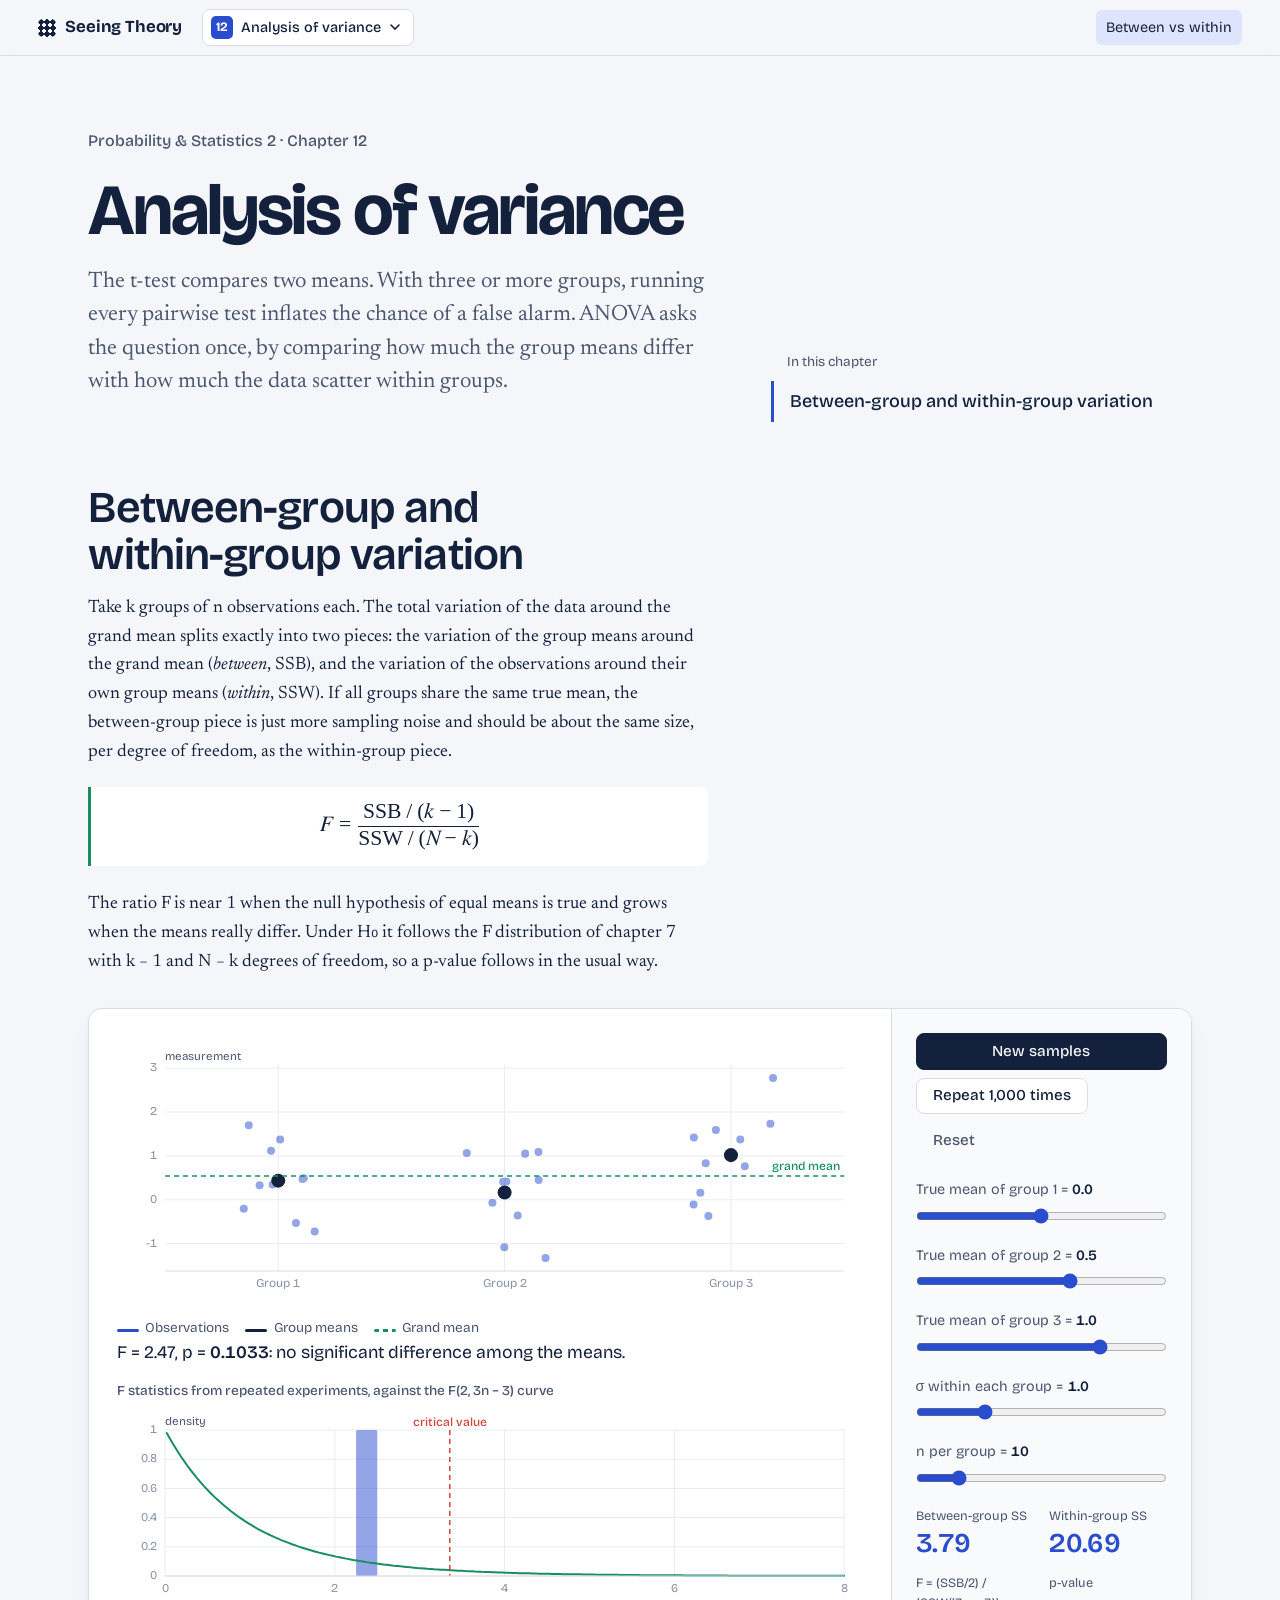
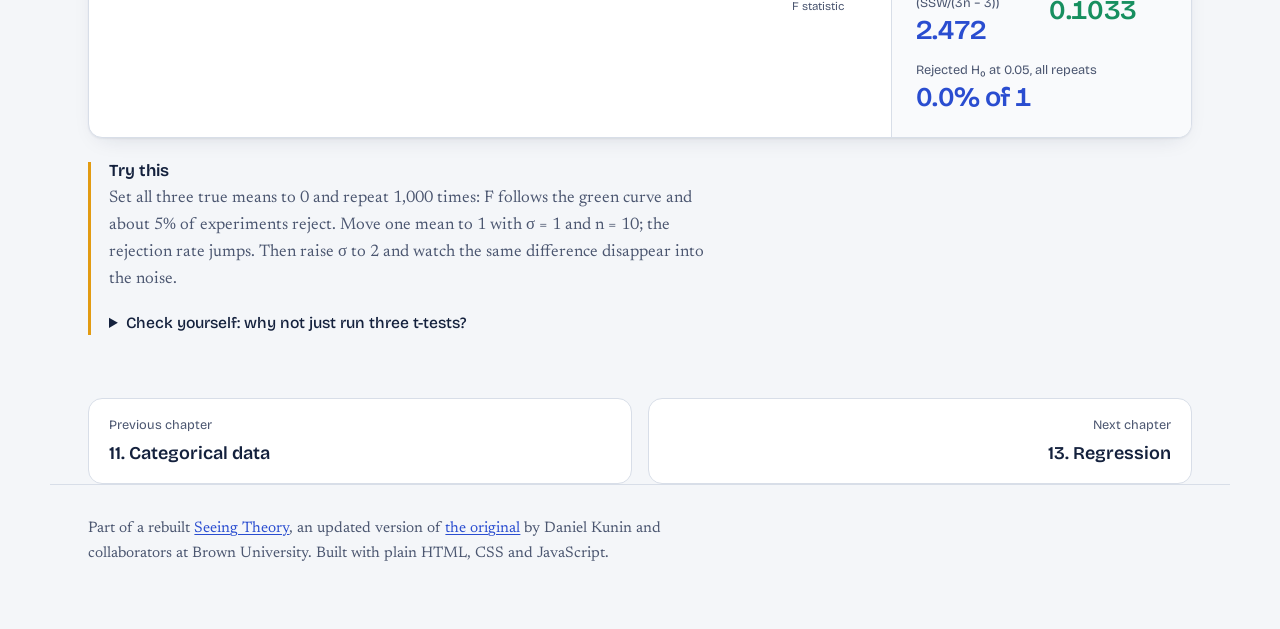
<file: anova.html>
<!doctype html>
<html lang="en">
<head>
<meta charset="utf-8">
<meta name="viewport" content="width=device-width, initial-scale=1">
<title>Analysis of Variance · Seeing Theory</title>
<meta name="description" content="Comparing several group means at once: between-group and within-group variation, the F statistic and its distribution.">
<meta name="color-scheme" content="light dark">
<link rel="preconnect" href="https://fonts.googleapis.com">
<link rel="preconnect" href="https://fonts.gstatic.com" crossorigin>
<link href="https://fonts.googleapis.com/css2?family=Bricolage+Grotesque:opsz,wght@12..96,400..800&family=Newsreader:ital,opsz,wght@0,6..72,400;0,6..72,500;1,6..72,400&display=swap" rel="stylesheet">
<link rel="stylesheet" href="css/style.css">
<link rel="stylesheet" href="css/labs.css">
<link rel="icon" href="favicon.svg">
</head>
<body>
<header class="topbar"></header>
<main id="top">
  <section class="chapter-head">
    <div>
      <p class="hero-kicker">Probability &amp; Statistics 2 · Chapter 12</p>
      <h1>Analysis of variance</h1>
      <p class="lead">The t-test compares two means. With three or more groups, running every pairwise test inflates the chance of a false alarm. ANOVA asks the question once, by comparing how much the group means differ with how much the data scatter within groups.</p>
    </div>
    <div><p class="chapter-toc-label">In this chapter</p><ol class="chapter-toc"></ol></div>
  </section>

  <section class="concept" id="between-within" data-nav="Between vs within">
    <div class="prose">
      <h2>Between-group and within-group variation</h2>
      <p>Take k groups of n observations each. The total variation of the data around the grand mean splits exactly into two pieces: the variation of the group means around the grand mean (<em>between</em>, SSB), and the variation of the observations around their own group means (<em>within</em>, SSW). If all groups share the same true mean, the between-group piece is just more sampling noise and should be about the same size, per degree of freedom, as the within-group piece.</p>
      <div class="math"><math display="block"><mrow><mi>F</mi><mo>=</mo><mfrac><mrow><mi mathvariant="normal">SSB</mi><mo>/</mo><mo>(</mo><mi>k</mi><mo>−</mo><mn>1</mn><mo>)</mo></mrow><mrow><mi mathvariant="normal">SSW</mi><mo>/</mo><mo>(</mo><mi>N</mi><mo>−</mo><mi>k</mi><mo>)</mo></mrow></mfrac></mrow></math></div>
      <p>The ratio F is near 1 when the null hypothesis of equal means is true and grows when the means really differ. Under H₀ it follows the F distribution of chapter 7 with k − 1 and N − k degrees of freedom, so a p-value follows in the usual way.</p>
    </div>
    <div class="lab" data-lab="anova"></div>
    <aside class="try">
      <h3>Try this</h3>
      <p>Set all three true means to 0 and repeat 1,000 times: F follows the green curve and about 5% of experiments reject. Move one mean to 1 with σ = 1 and n = 10; the rejection rate jumps. Then raise σ to 2 and watch the same difference disappear into the noise.</p>
      <details>
        <summary>Check yourself: why not just run three t-tests?</summary>
        <p>Each test has a 5% false-alarm rate. Three of them together raise the chance of at least one false alarm to about 14%, and with ten groups (45 pairs) it exceeds 90%. ANOVA controls the overall rate with a single test; if it rejects, follow-up comparisons can be made with appropriate corrections.</p>
      </details>
    </aside>
  </section>

  <nav class="pager" aria-label="Chapter navigation"></nav>
</main>
<footer class="footer">
  <p>Part of a rebuilt <a href="index.html">Seeing Theory</a>, an updated version of <a href="https://github.com/seeingtheory/Seeing-Theory">the original</a> by Daniel Kunin and collaborators at Brown University. Built with plain HTML, CSS and JavaScript.</p>
</footer>
<script src="js/core.js"></script>
<script src="js/stats.js"></script>
<script src="js/nav.js"></script>
<script src="js/labs-prob.js"></script>
<script src="js/labs-stat.js"></script>
<script>ST.initNav(); ST.mountLabs();</script>
</body>
</html>
</file>
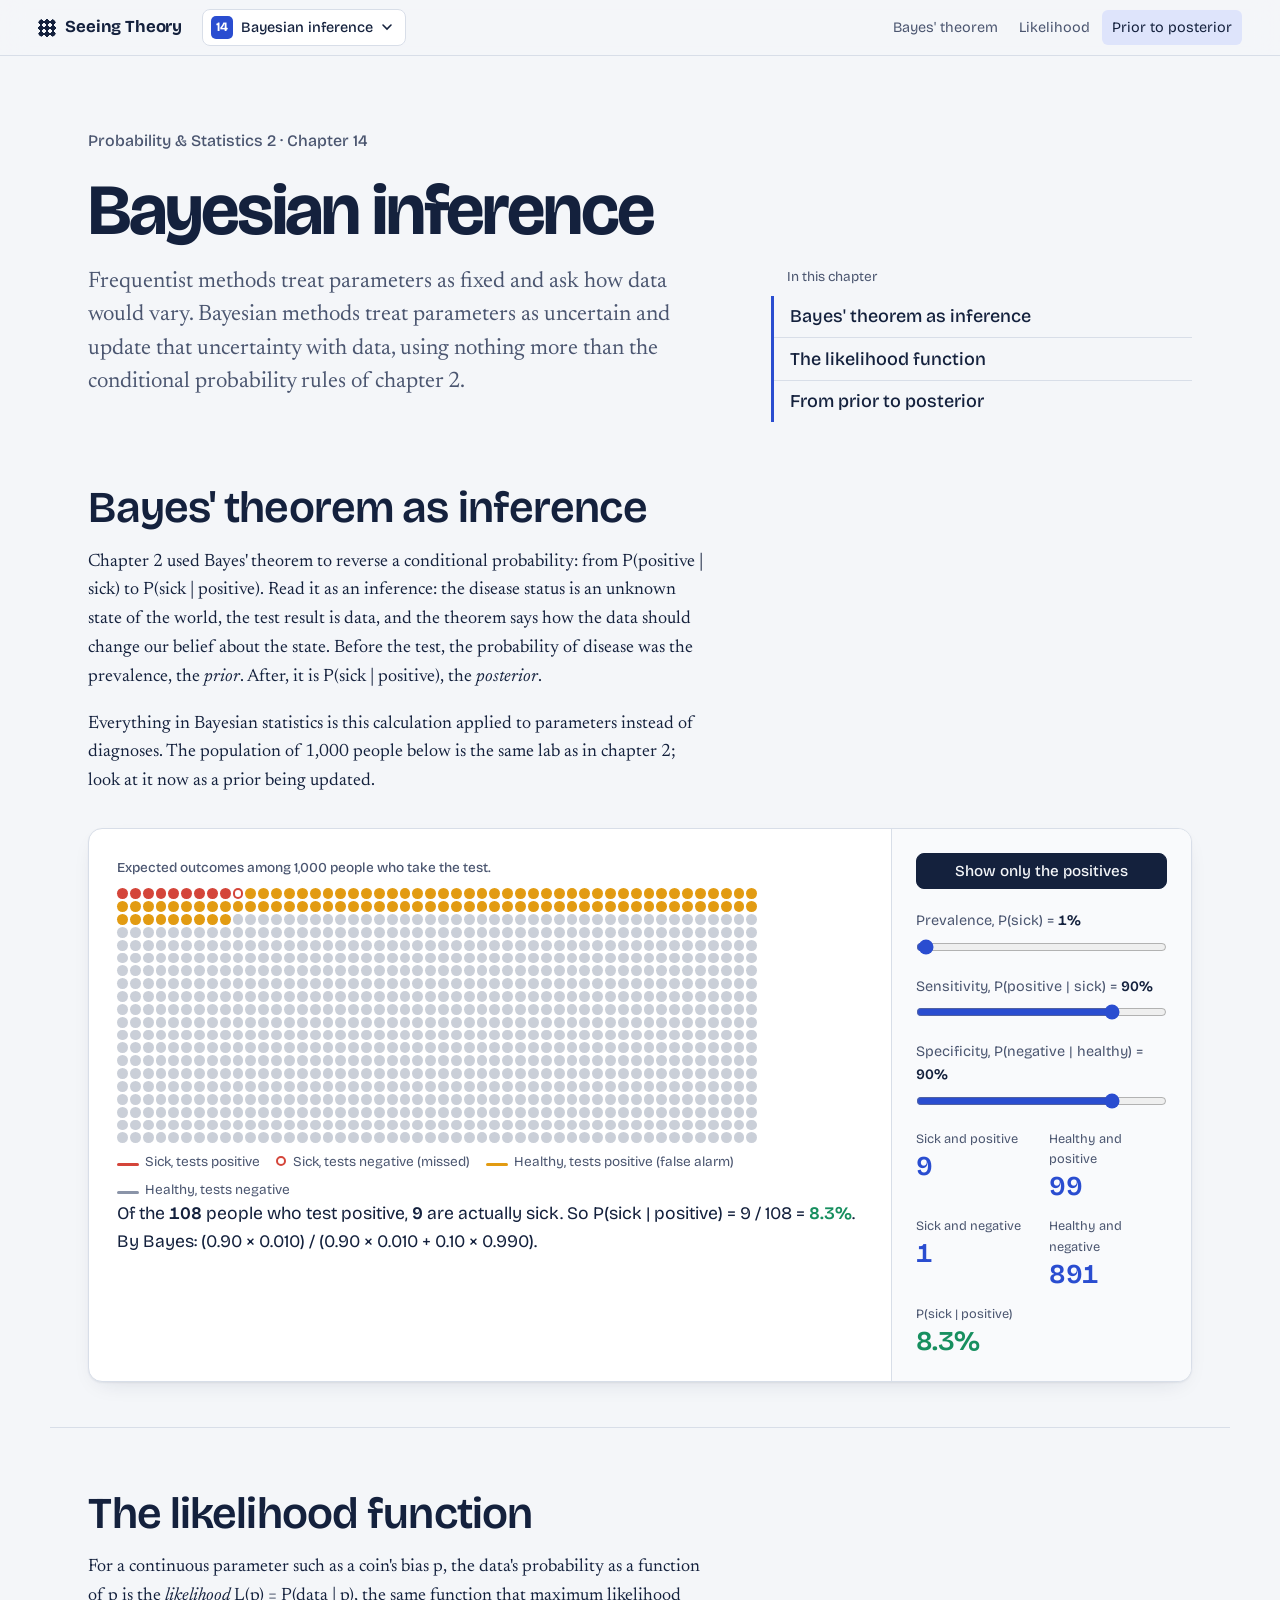
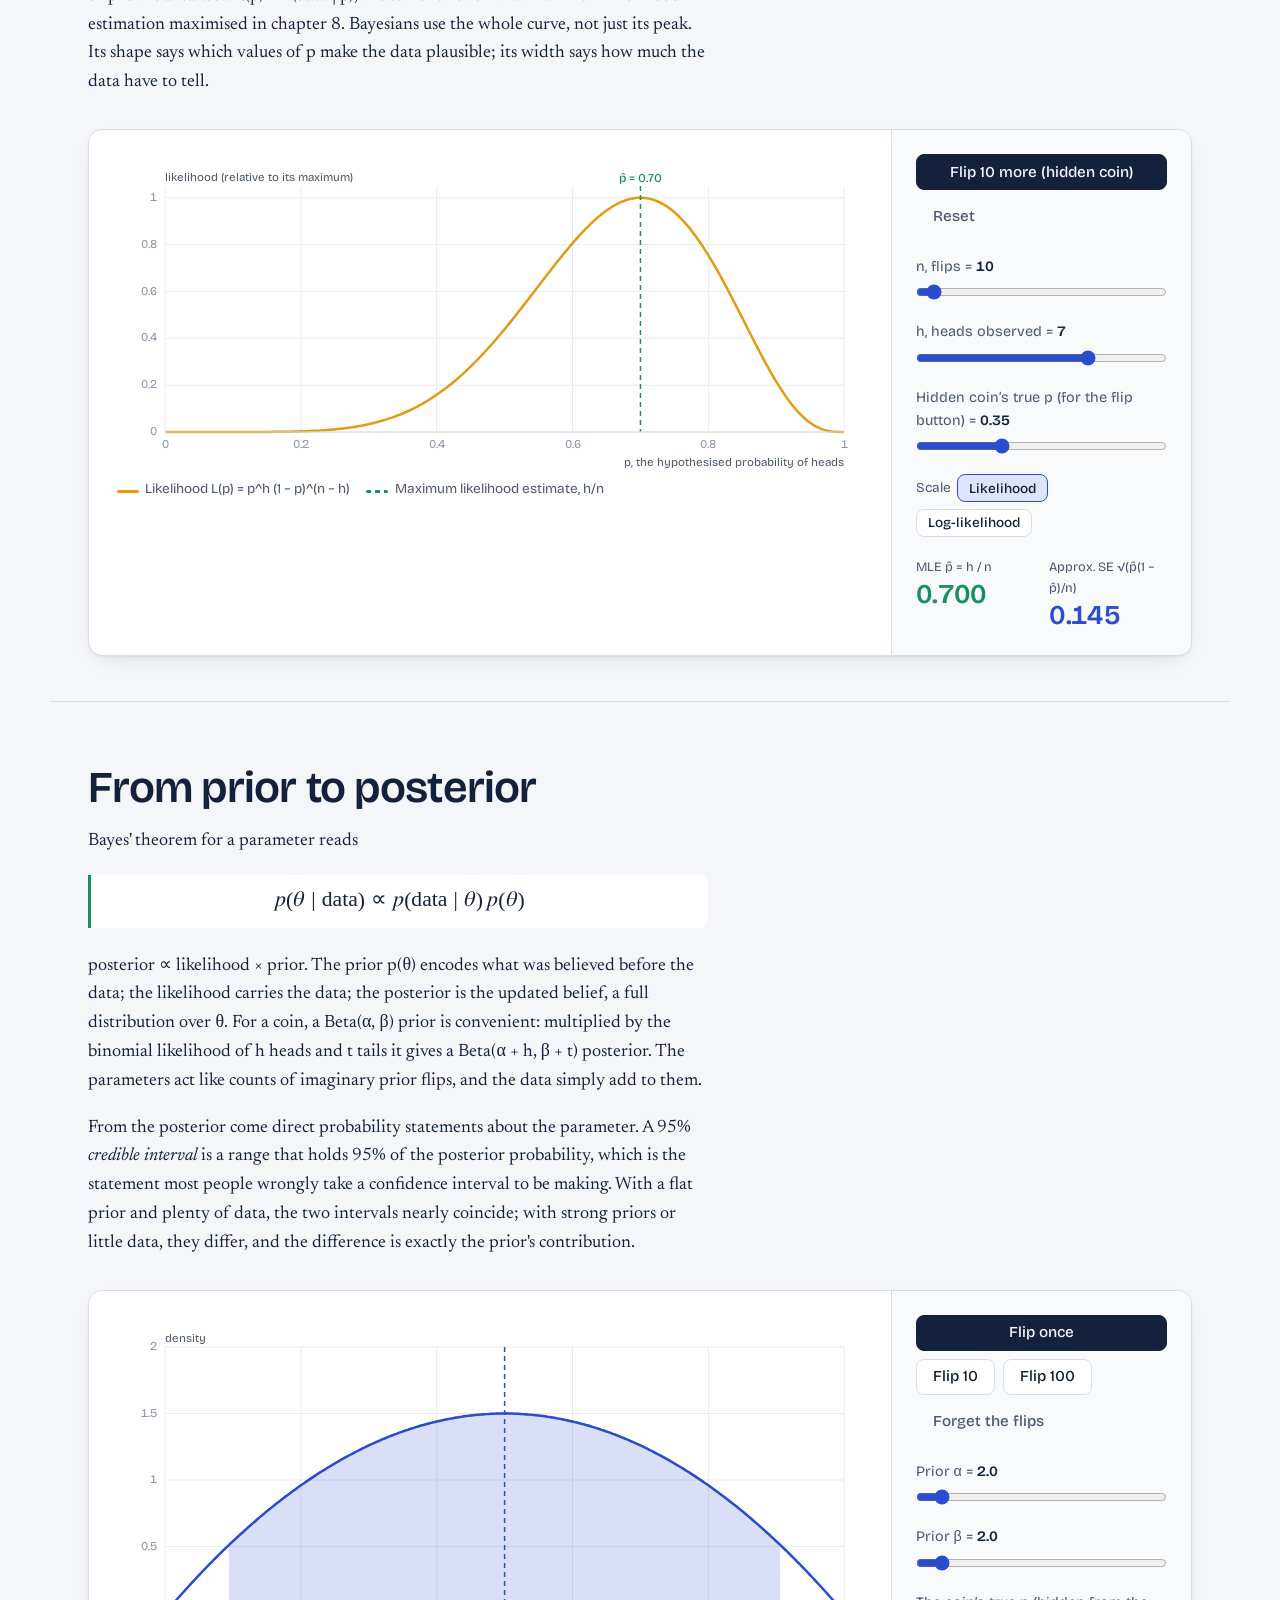
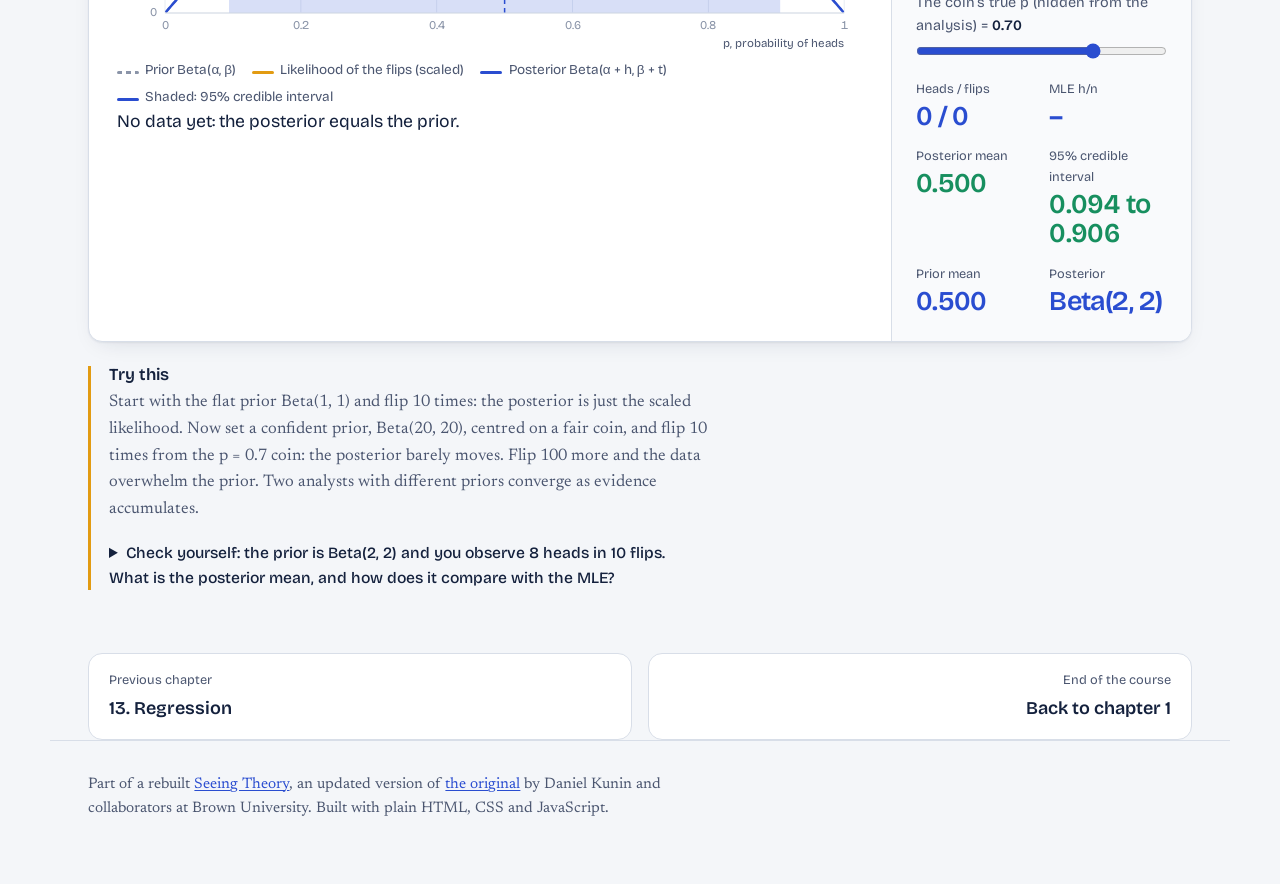
<file: bayesian-inference.html>
<!doctype html>
<html lang="en">
<head>
<meta charset="utf-8">
<meta name="viewport" content="width=device-width, initial-scale=1">
<title>Bayesian Inference · Seeing Theory</title>
<meta name="description" content="Bayes' theorem for inference: prior, likelihood and posterior for a coin, with credible intervals and a comparison to the frequentist view.">
<meta name="color-scheme" content="light dark">
<link rel="preconnect" href="https://fonts.googleapis.com">
<link rel="preconnect" href="https://fonts.gstatic.com" crossorigin>
<link href="https://fonts.googleapis.com/css2?family=Bricolage+Grotesque:opsz,wght@12..96,400..800&family=Newsreader:ital,opsz,wght@0,6..72,400;0,6..72,500;1,6..72,400&display=swap" rel="stylesheet">
<link rel="stylesheet" href="css/style.css">
<link rel="stylesheet" href="css/labs.css">
<link rel="icon" href="favicon.svg">
</head>
<body>
<header class="topbar"></header>
<main id="top">
  <section class="chapter-head">
    <div>
      <p class="hero-kicker">Probability &amp; Statistics 2 · Chapter 14</p>
      <h1>Bayesian inference</h1>
      <p class="lead">Frequentist methods treat parameters as fixed and ask how data would vary. Bayesian methods treat parameters as uncertain and update that uncertainty with data, using nothing more than the conditional probability rules of chapter 2.</p>
    </div>
    <div><p class="chapter-toc-label">In this chapter</p><ol class="chapter-toc"></ol></div>
  </section>

  <section class="concept" id="bayes-rule" data-nav="Bayes' theorem">
    <div class="prose">
      <h2>Bayes' theorem as inference</h2>
      <p>Chapter 2 used Bayes' theorem to reverse a conditional probability: from P(positive | sick) to P(sick | positive). Read it as an inference: the disease status is an unknown state of the world, the test result is data, and the theorem says how the data should change our belief about the state. Before the test, the probability of disease was the prevalence, the <em>prior</em>. After, it is P(sick | positive), the <em>posterior</em>.</p>
      <p>Everything in Bayesian statistics is this calculation applied to parameters instead of diagnoses. The population of 1,000 people below is the same lab as in chapter 2; look at it now as a prior being updated.</p>
    </div>
    <div class="lab" data-lab="bayes"></div>
  </section>

  <section class="concept" id="likelihood" data-nav="Likelihood">
    <div class="prose">
      <h2>The likelihood function</h2>
      <p>For a continuous parameter such as a coin's bias p, the data's probability as a function of p is the <em>likelihood</em> L(p) = P(data | p), the same function that maximum likelihood estimation maximised in chapter 8. Bayesians use the whole curve, not just its peak. Its shape says which values of p make the data plausible; its width says how much the data have to tell.</p>
    </div>
    <div class="lab" data-lab="likelihood"></div>
  </section>

  <section class="concept" id="prior-to-posterior" data-nav="Prior to posterior">
    <div class="prose">
      <h2>From prior to posterior</h2>
      <p>Bayes' theorem for a parameter reads</p>
      <div class="math"><math display="block"><mrow><mi>p</mi><mo>(</mo><mi>θ</mi><mo>|</mo><mi mathvariant="normal">data</mi><mo>)</mo><mo>∝</mo><mi>p</mi><mo>(</mo><mi mathvariant="normal">data</mi><mo>|</mo><mi>θ</mi><mo>)</mo><mspace width="0.2em"></mspace><mi>p</mi><mo>(</mo><mi>θ</mi><mo>)</mo></mrow></math></div>
      <p>posterior ∝ likelihood × prior. The prior p(θ) encodes what was believed before the data; the likelihood carries the data; the posterior is the updated belief, a full distribution over θ. For a coin, a Beta(α, β) prior is convenient: multiplied by the binomial likelihood of h heads and t tails it gives a Beta(α + h, β + t) posterior. The parameters act like counts of imaginary prior flips, and the data simply add to them.</p>
      <p>From the posterior come direct probability statements about the parameter. A 95% <em>credible interval</em> is a range that holds 95% of the posterior probability, which is the statement most people wrongly take a confidence interval to be making. With a flat prior and plenty of data, the two intervals nearly coincide; with strong priors or little data, they differ, and the difference is exactly the prior's contribution.</p>
    </div>
    <div class="lab" data-lab="posterior"></div>
    <aside class="try">
      <h3>Try this</h3>
      <p>Start with the flat prior Beta(1, 1) and flip 10 times: the posterior is just the scaled likelihood. Now set a confident prior, Beta(20, 20), centred on a fair coin, and flip 10 times from the p = 0.7 coin: the posterior barely moves. Flip 100 more and the data overwhelm the prior. Two analysts with different priors converge as evidence accumulates.</p>
      <details>
        <summary>Check yourself: the prior is Beta(2, 2) and you observe 8 heads in 10 flips. What is the posterior mean, and how does it compare with the MLE?</summary>
        <p>Posterior Beta(10, 4), mean 10/14 ≈ 0.714. The MLE is 0.8. The prior's two imaginary heads and two imaginary tails pull the estimate toward 0.5, a shrinkage that vanishes as the flips pile up.</p>
      </details>
    </aside>
  </section>

  <nav class="pager" aria-label="Chapter navigation"></nav>
</main>
<footer class="footer">
  <p>Part of a rebuilt <a href="index.html">Seeing Theory</a>, an updated version of <a href="https://github.com/seeingtheory/Seeing-Theory">the original</a> by Daniel Kunin and collaborators at Brown University. Built with plain HTML, CSS and JavaScript.</p>
</footer>
<script src="js/core.js"></script>
<script src="js/stats.js"></script>
<script src="js/nav.js"></script>
<script src="js/labs-prob.js"></script>
<script src="js/labs-stat.js"></script>
<script>ST.initNav(); ST.mountLabs();</script>
</body>
</html>
</file>
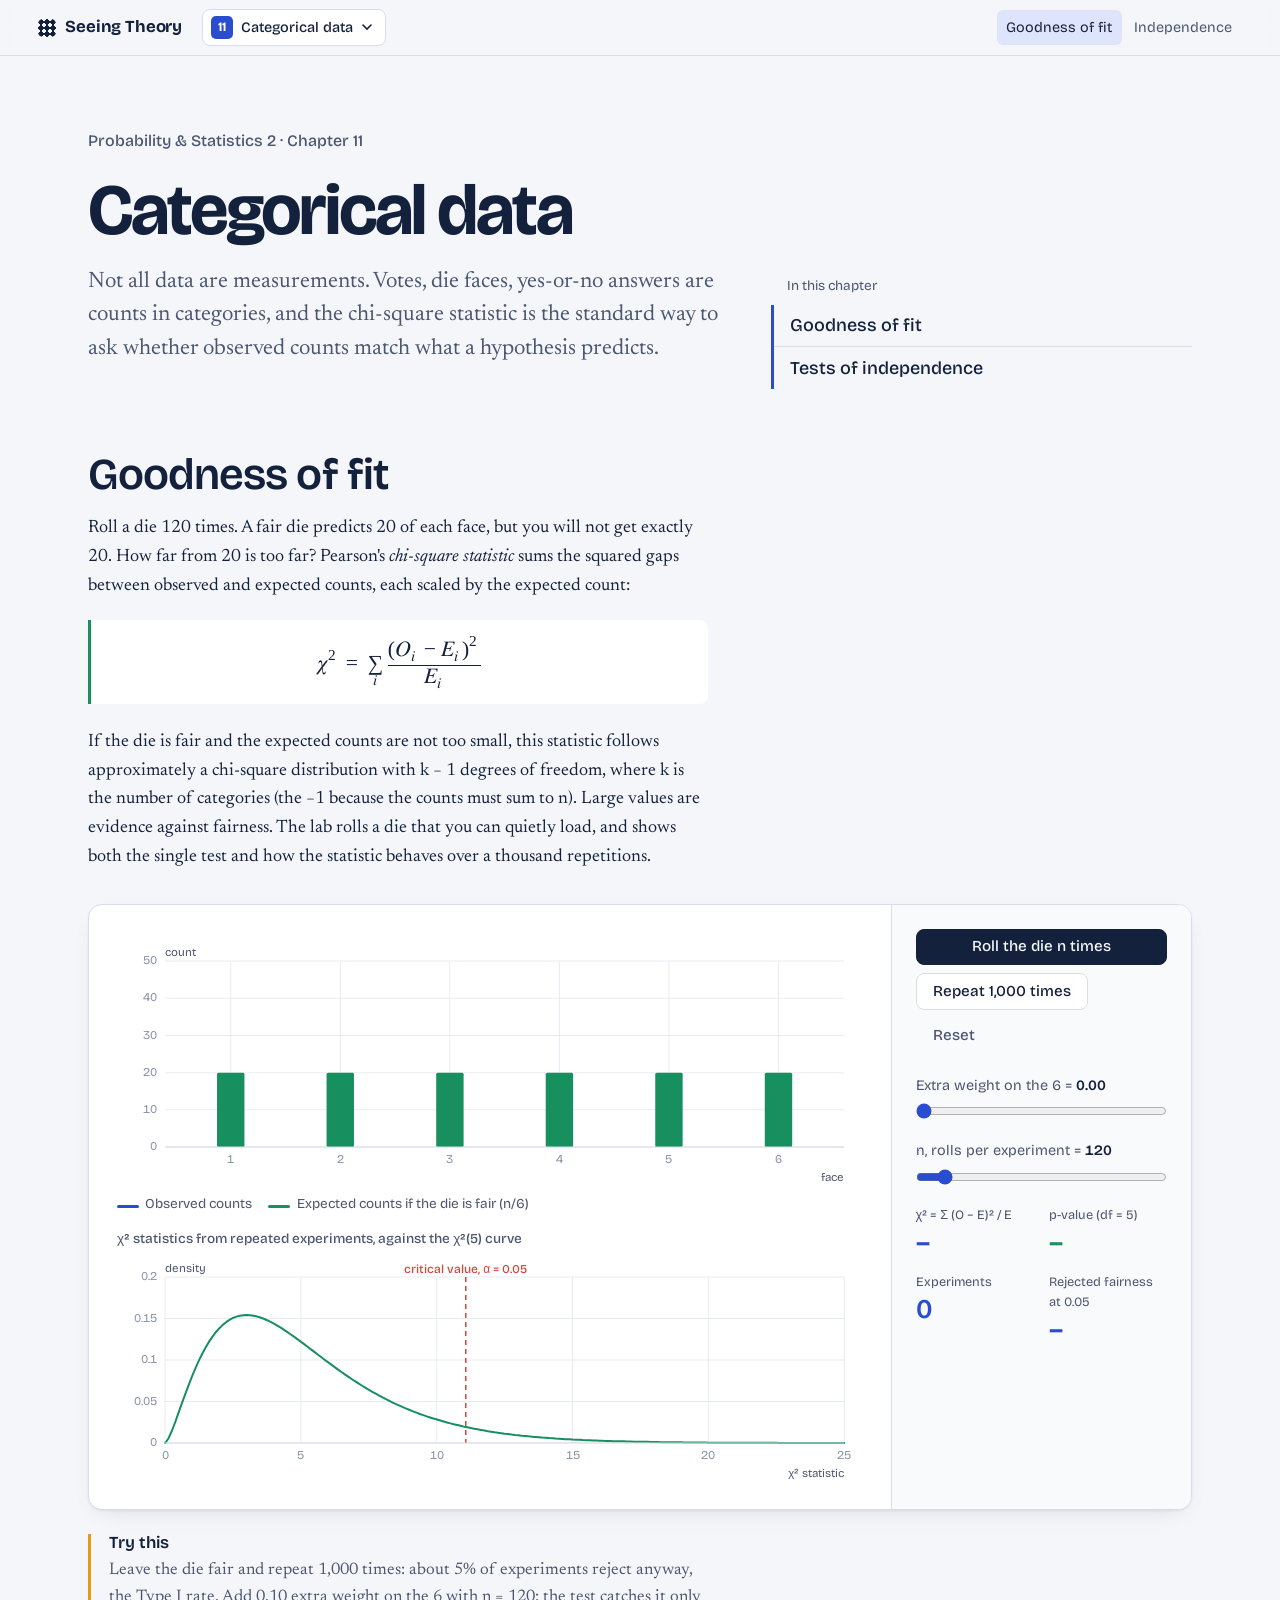
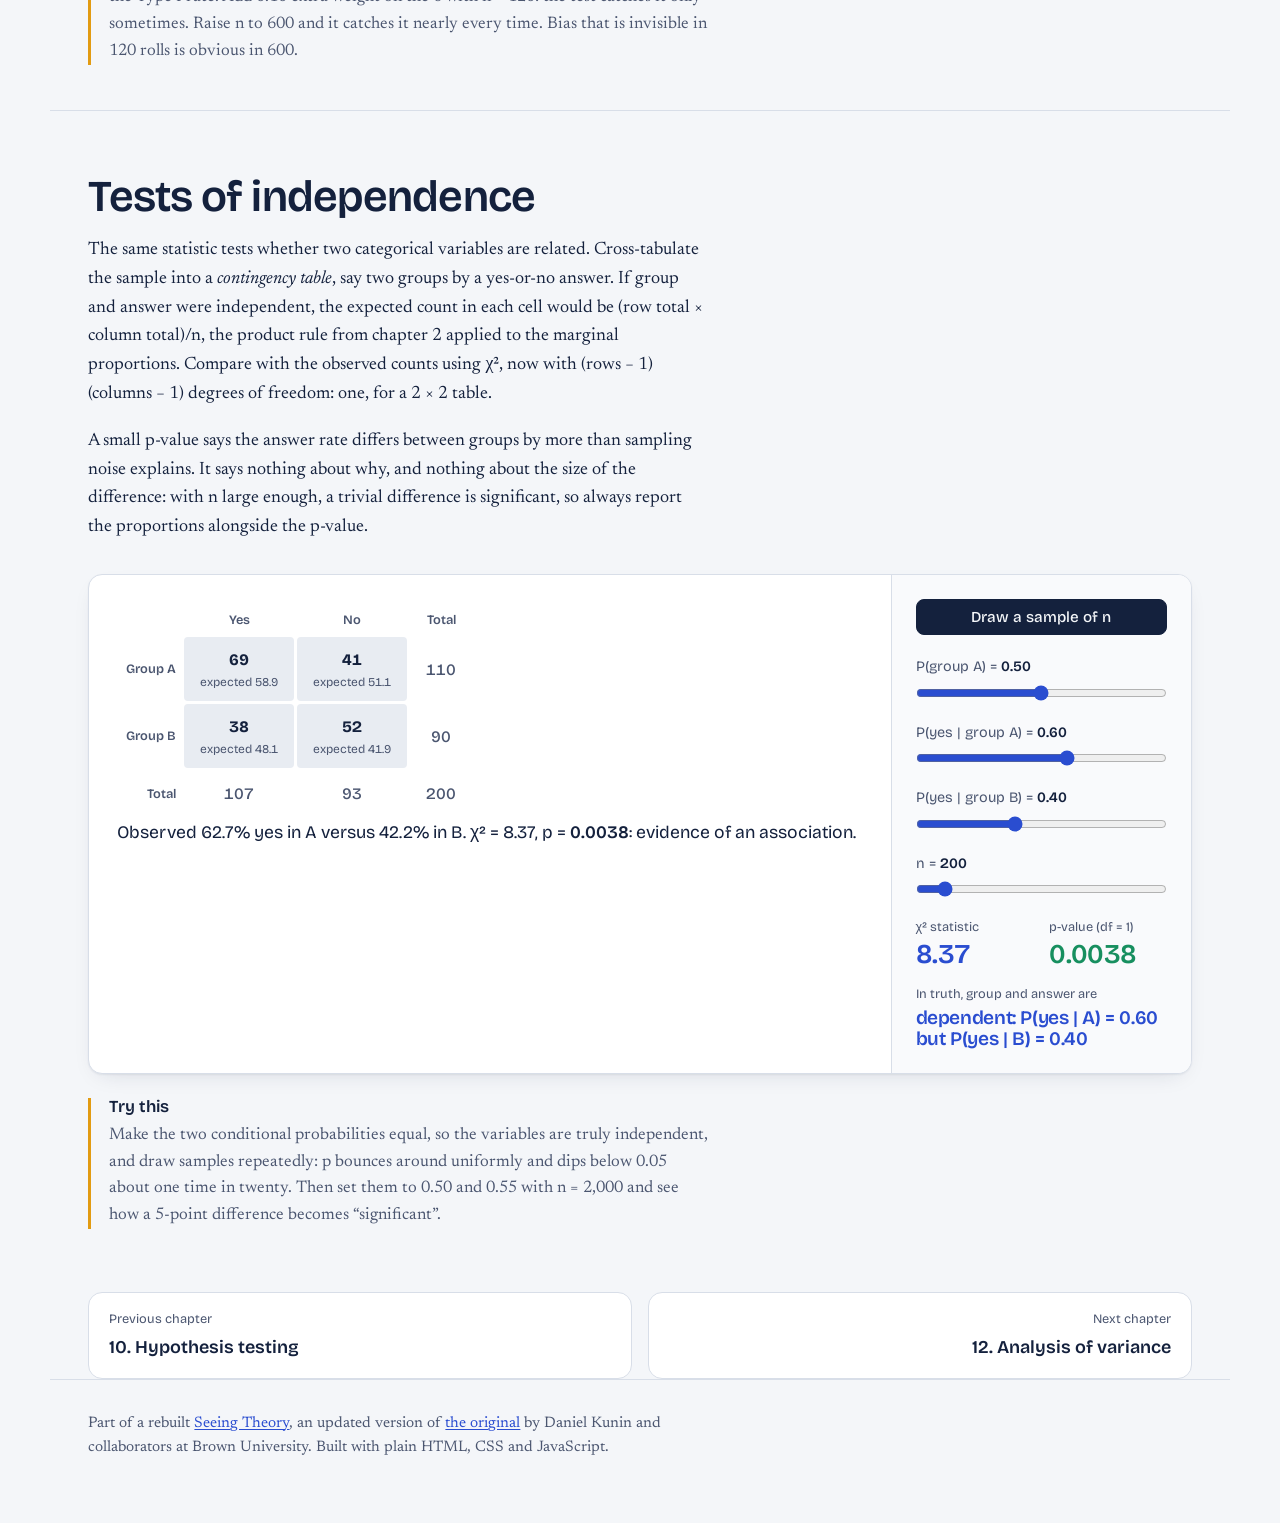
<file: categorical-data.html>
<!doctype html>
<html lang="en">
<head>
<meta charset="utf-8">
<meta name="viewport" content="width=device-width, initial-scale=1">
<title>Categorical Data · Seeing Theory</title>
<meta name="description" content="Chi-square tests: goodness of fit for a die, and the test of independence in a two-way table.">
<meta name="color-scheme" content="light dark">
<link rel="preconnect" href="https://fonts.googleapis.com">
<link rel="preconnect" href="https://fonts.gstatic.com" crossorigin>
<link href="https://fonts.googleapis.com/css2?family=Bricolage+Grotesque:opsz,wght@12..96,400..800&family=Newsreader:ital,opsz,wght@0,6..72,400;0,6..72,500;1,6..72,400&display=swap" rel="stylesheet">
<link rel="stylesheet" href="css/style.css">
<link rel="stylesheet" href="css/labs.css">
<link rel="icon" href="favicon.svg">
</head>
<body>
<header class="topbar"></header>
<main id="top">
  <section class="chapter-head">
    <div>
      <p class="hero-kicker">Probability &amp; Statistics 2 · Chapter 11</p>
      <h1>Categorical data</h1>
      <p class="lead">Not all data are measurements. Votes, die faces, yes-or-no answers are counts in categories, and the chi-square statistic is the standard way to ask whether observed counts match what a hypothesis predicts.</p>
    </div>
    <div><p class="chapter-toc-label">In this chapter</p><ol class="chapter-toc"></ol></div>
  </section>

  <section class="concept" id="goodness-of-fit" data-nav="Goodness of fit">
    <div class="prose">
      <h2>Goodness of fit</h2>
      <p>Roll a die 120 times. A fair die predicts 20 of each face, but you will not get exactly 20. How far from 20 is too far? Pearson's <em>chi-square statistic</em> sums the squared gaps between observed and expected counts, each scaled by the expected count:</p>
      <div class="math"><math display="block"><mrow><msup><mi>χ</mi><mn>2</mn></msup><mo>=</mo><munder><mo>∑</mo><mi>i</mi></munder><mfrac><msup><mrow><mo>(</mo><msub><mi>O</mi><mi>i</mi></msub><mo>−</mo><msub><mi>E</mi><mi>i</mi></msub><mo>)</mo></mrow><mn>2</mn></msup><msub><mi>E</mi><mi>i</mi></msub></mfrac></mrow></math></div>
      <p>If the die is fair and the expected counts are not too small, this statistic follows approximately a chi-square distribution with k − 1 degrees of freedom, where k is the number of categories (the −1 because the counts must sum to n). Large values are evidence against fairness. The lab rolls a die that you can quietly load, and shows both the single test and how the statistic behaves over a thousand repetitions.</p>
    </div>
    <div class="lab" data-lab="gof"></div>
    <aside class="try">
      <h3>Try this</h3>
      <p>Leave the die fair and repeat 1,000 times: about 5% of experiments reject anyway, the Type I rate. Add 0.10 extra weight on the 6 with n = 120: the test catches it only sometimes. Raise n to 600 and it catches it nearly every time. Bias that is invisible in 120 rolls is obvious in 600.</p>
    </aside>
  </section>

  <section class="concept" id="independence" data-nav="Independence">
    <div class="prose">
      <h2>Tests of independence</h2>
      <p>The same statistic tests whether two categorical variables are related. Cross-tabulate the sample into a <em>contingency table</em>, say two groups by a yes-or-no answer. If group and answer were independent, the expected count in each cell would be (row total × column total)/n, the product rule from chapter 2 applied to the marginal proportions. Compare with the observed counts using χ², now with (rows − 1)(columns − 1) degrees of freedom: one, for a 2 × 2 table.</p>
      <p>A small p-value says the answer rate differs between groups by more than sampling noise explains. It says nothing about why, and nothing about the size of the difference: with n large enough, a trivial difference is significant, so always report the proportions alongside the p-value.</p>
    </div>
    <div class="lab" data-lab="independence"></div>
    <aside class="try">
      <h3>Try this</h3>
      <p>Make the two conditional probabilities equal, so the variables are truly independent, and draw samples repeatedly: p bounces around uniformly and dips below 0.05 about one time in twenty. Then set them to 0.50 and 0.55 with n = 2,000 and see how a 5-point difference becomes “significant”.</p>
    </aside>
  </section>

  <nav class="pager" aria-label="Chapter navigation"></nav>
</main>
<footer class="footer">
  <p>Part of a rebuilt <a href="index.html">Seeing Theory</a>, an updated version of <a href="https://github.com/seeingtheory/Seeing-Theory">the original</a> by Daniel Kunin and collaborators at Brown University. Built with plain HTML, CSS and JavaScript.</p>
</footer>
<script src="js/core.js"></script>
<script src="js/stats.js"></script>
<script src="js/nav.js"></script>
<script src="js/labs-prob.js"></script>
<script src="js/labs-stat.js"></script>
<script>ST.initNav(); ST.mountLabs();</script>
</body>
</html>
</file>
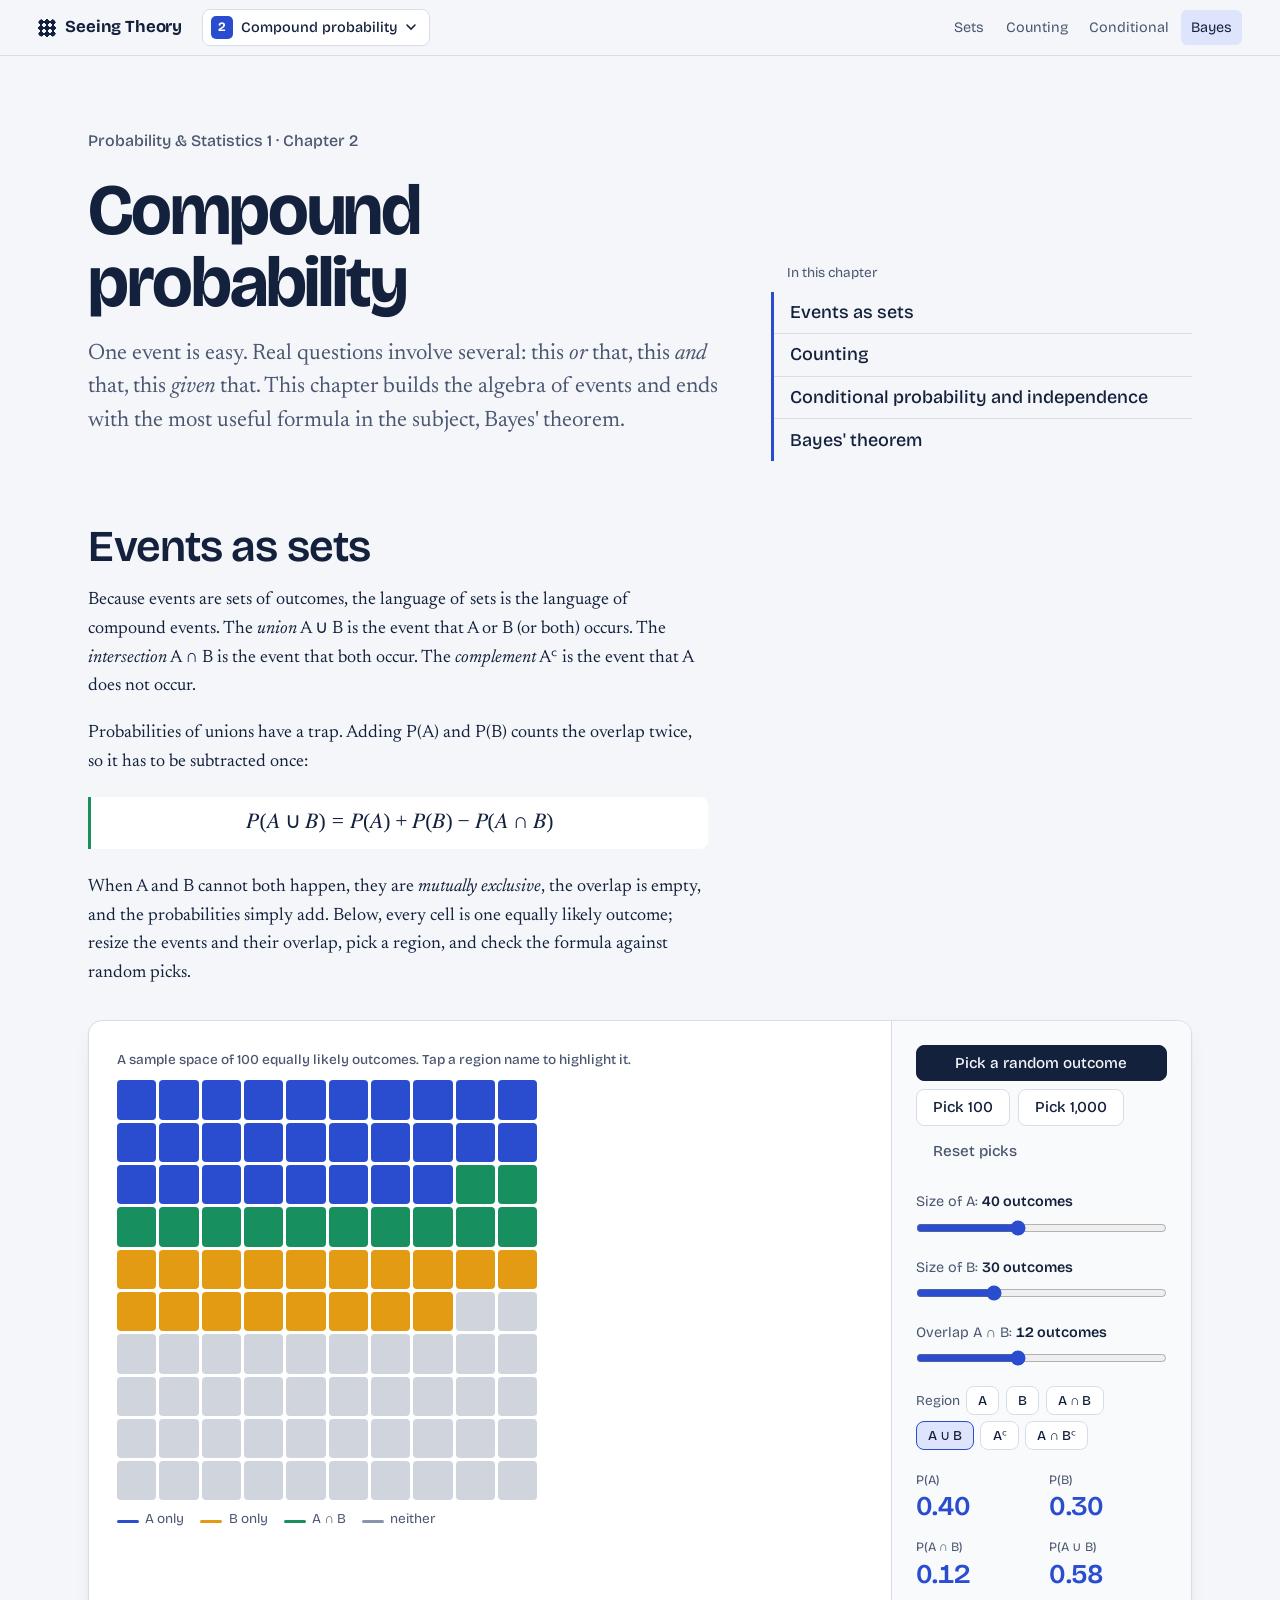
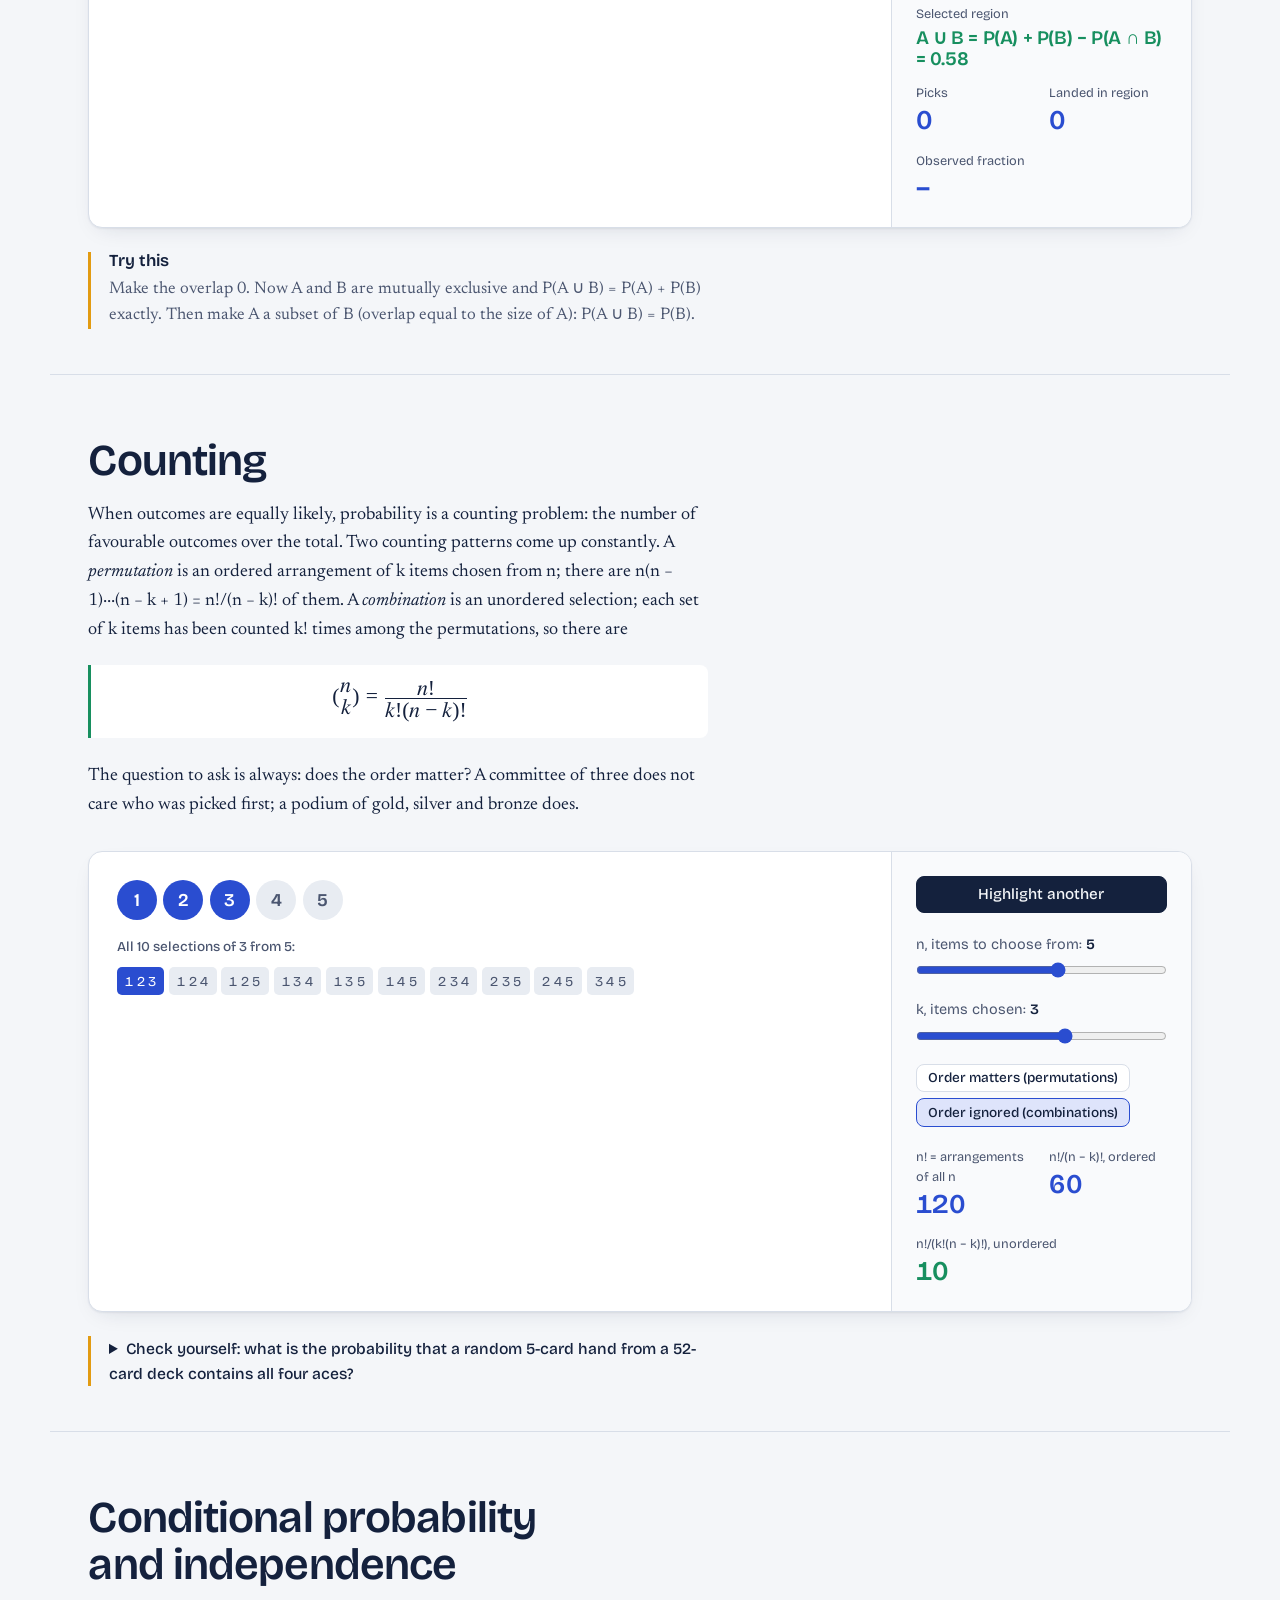
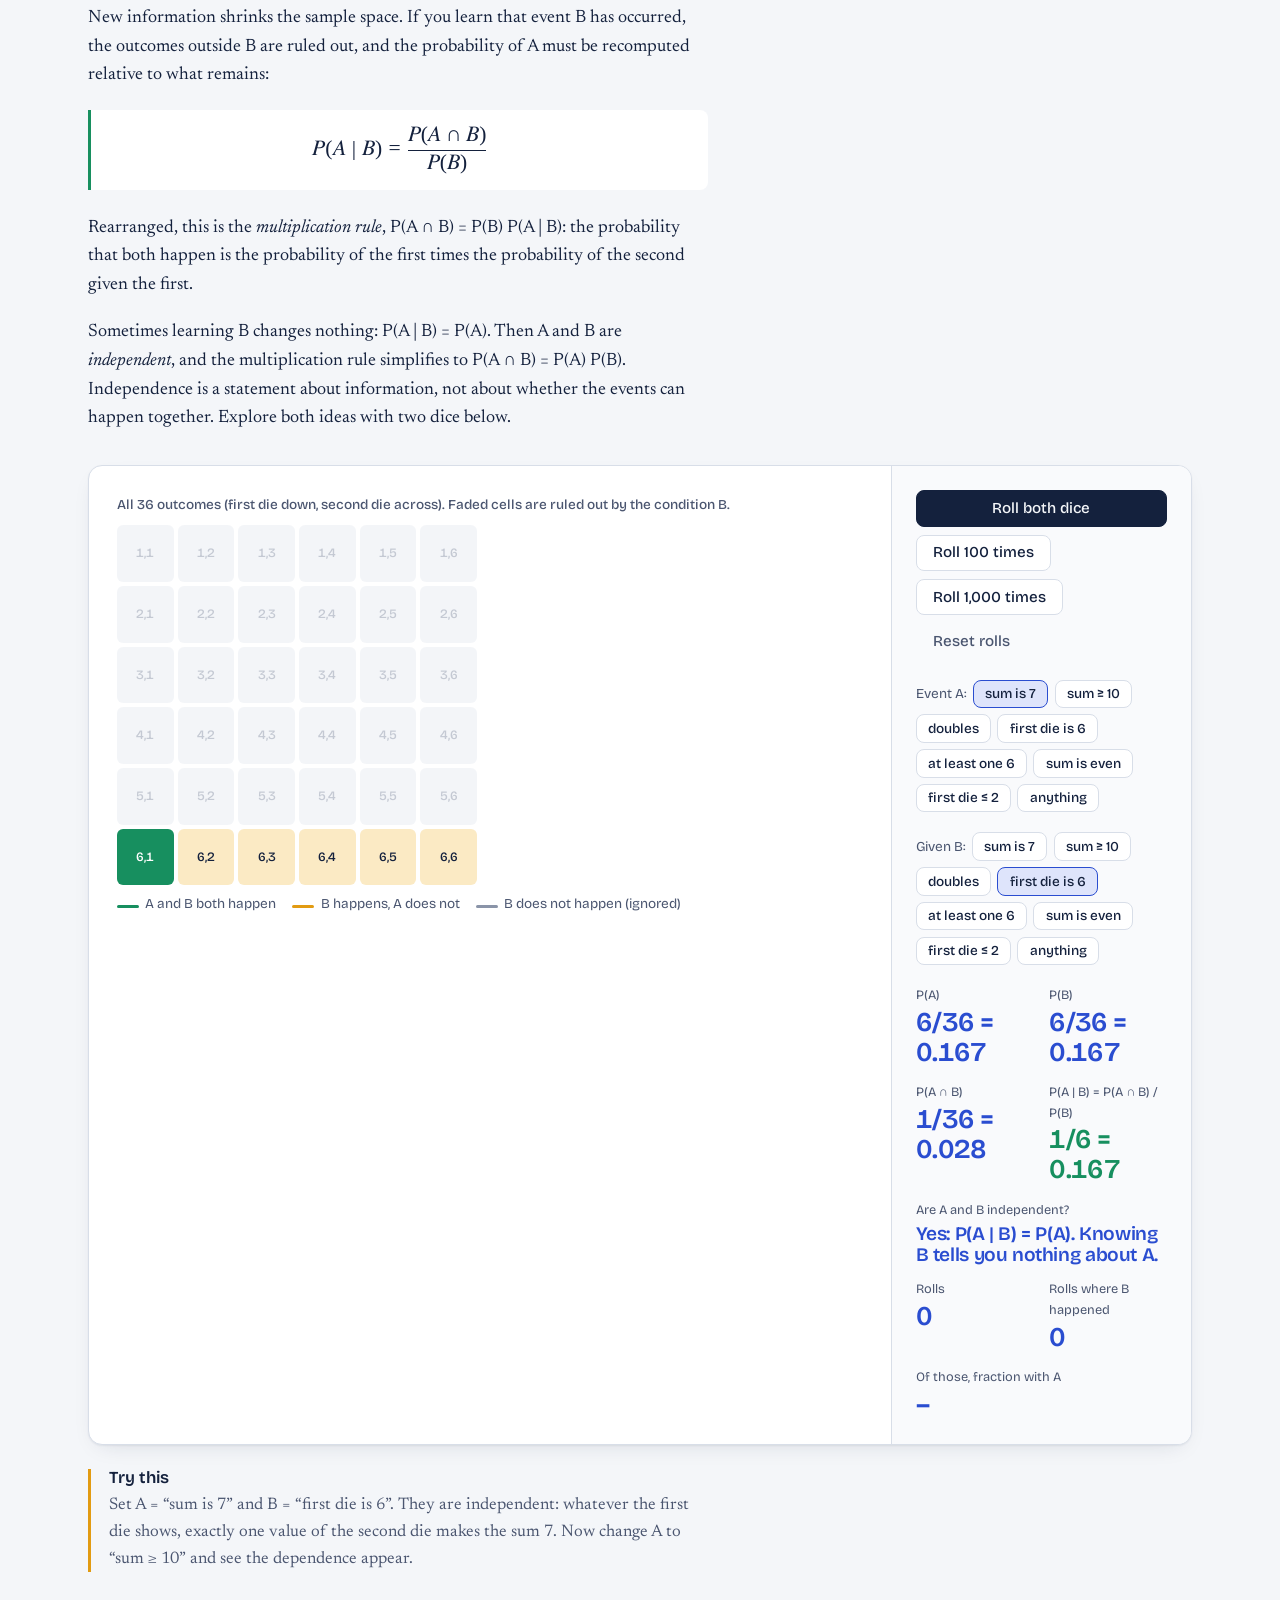
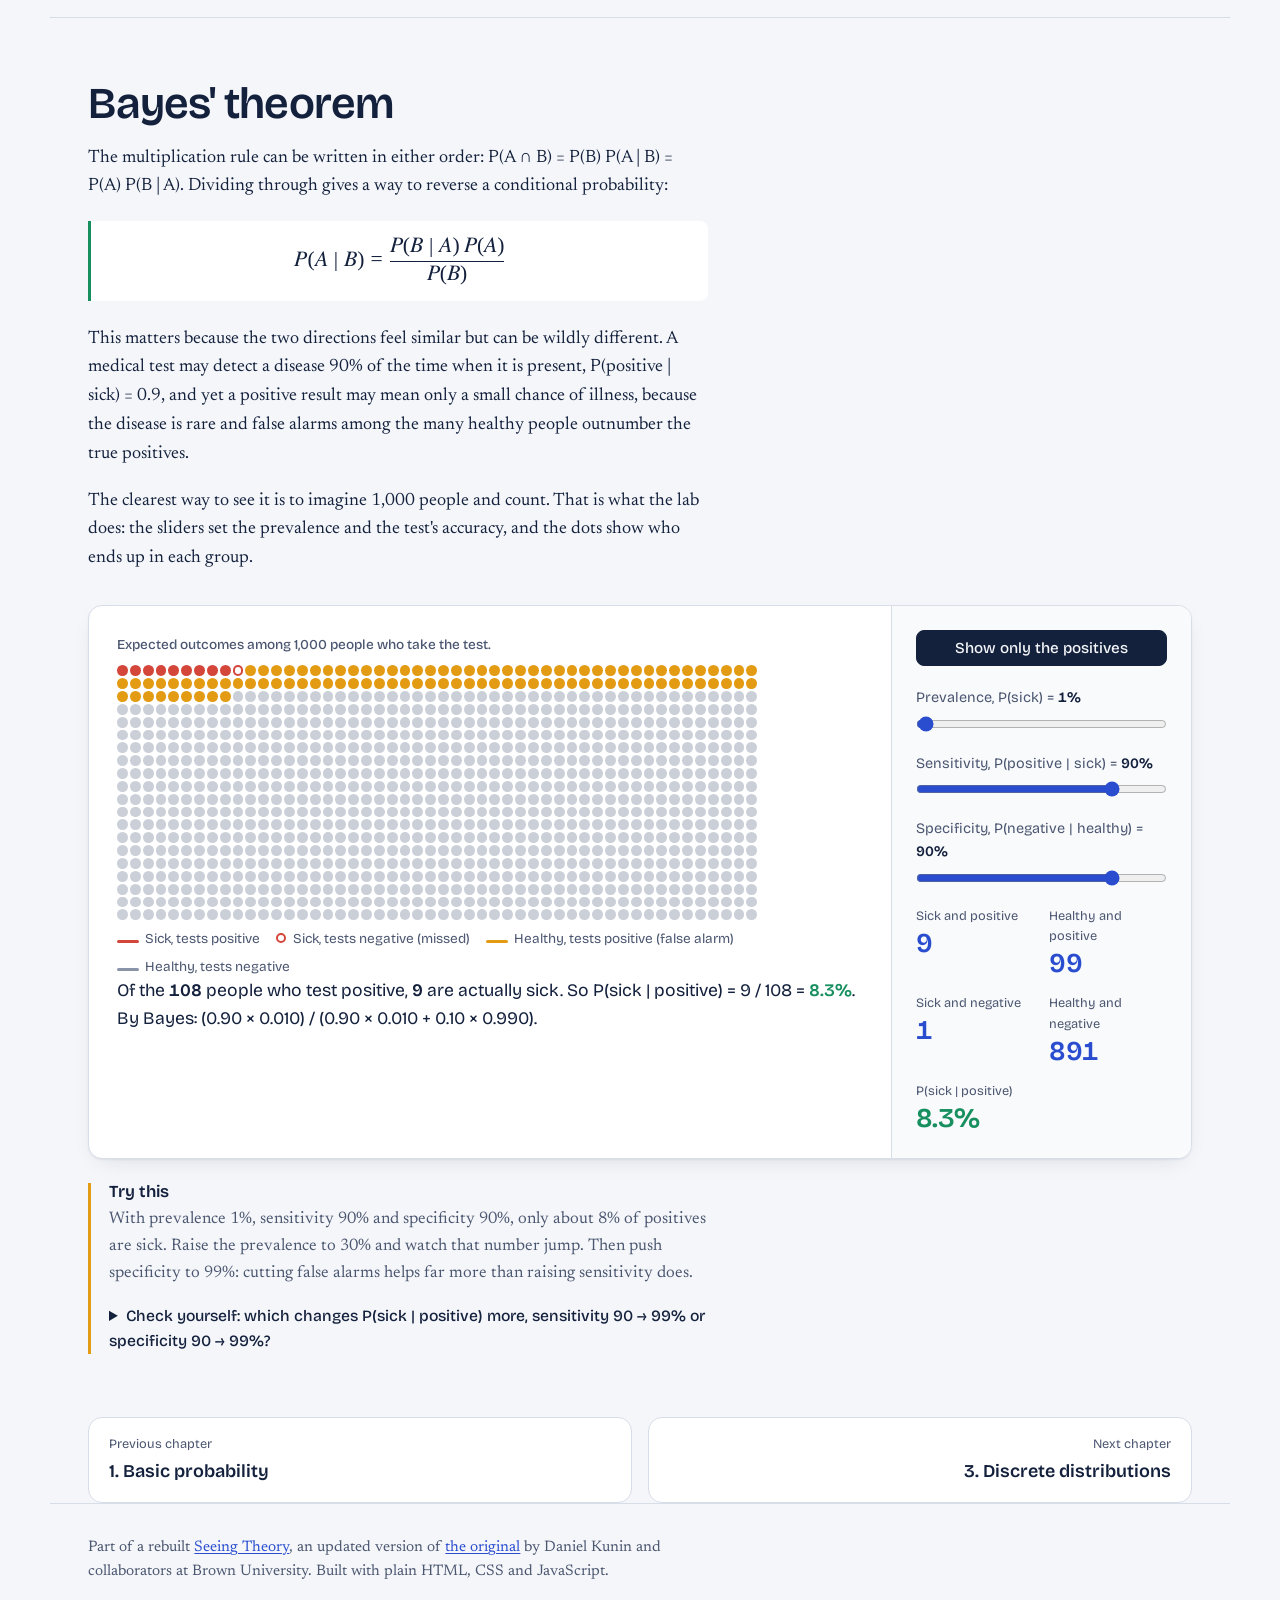
<file: compound-probability.html>
<!doctype html>
<html lang="en">
<head>
<meta charset="utf-8">
<meta name="viewport" content="width=device-width, initial-scale=1">
<title>Compound Probability · Seeing Theory</title>
<meta name="description" content="Set operations, counting, conditional probability, independence and Bayes' theorem, each with an experiment you can run.">
<meta name="color-scheme" content="light dark">
<link rel="preconnect" href="https://fonts.googleapis.com">
<link rel="preconnect" href="https://fonts.gstatic.com" crossorigin>
<link href="https://fonts.googleapis.com/css2?family=Bricolage+Grotesque:opsz,wght@12..96,400..800&family=Newsreader:ital,opsz,wght@0,6..72,400;0,6..72,500;1,6..72,400&display=swap" rel="stylesheet">
<link rel="stylesheet" href="css/style.css">
<link rel="stylesheet" href="css/labs.css">
<link rel="icon" href="favicon.svg">
</head>
<body>
<header class="topbar"></header>
<main id="top">
  <section class="chapter-head">
    <div>
      <p class="hero-kicker">Probability &amp; Statistics 1 · Chapter 2</p>
      <h1>Compound probability</h1>
      <p class="lead">One event is easy. Real questions involve several: this <em>or</em> that, this <em>and</em> that, this <em>given</em> that. This chapter builds the algebra of events and ends with the most useful formula in the subject, Bayes' theorem.</p>
    </div>
    <div><p class="chapter-toc-label">In this chapter</p><ol class="chapter-toc"></ol></div>
  </section>

  <section class="concept" id="set-operations" data-nav="Sets">
    <div class="prose">
      <h2>Events as sets</h2>
      <p>Because events are sets of outcomes, the language of sets is the language of compound events. The <em>union</em> A ∪ B is the event that A or B (or both) occurs. The <em>intersection</em> A ∩ B is the event that both occur. The <em>complement</em> Aᶜ is the event that A does not occur.</p>
      <p>Probabilities of unions have a trap. Adding P(A) and P(B) counts the overlap twice, so it has to be subtracted once:</p>
      <div class="math"><math display="block"><mrow><mi>P</mi><mo>(</mo><mi>A</mi><mo>∪</mo><mi>B</mi><mo>)</mo><mo>=</mo><mi>P</mi><mo>(</mo><mi>A</mi><mo>)</mo><mo>+</mo><mi>P</mi><mo>(</mo><mi>B</mi><mo>)</mo><mo>−</mo><mi>P</mi><mo>(</mo><mi>A</mi><mo>∩</mo><mi>B</mi><mo>)</mo></mrow></math></div>
      <p>When A and B cannot both happen, they are <em>mutually exclusive</em>, the overlap is empty, and the probabilities simply add. Below, every cell is one equally likely outcome; resize the events and their overlap, pick a region, and check the formula against random picks.</p>
    </div>
    <div class="lab" data-lab="sets"></div>
    <aside class="try">
      <h3>Try this</h3>
      <p>Make the overlap 0. Now A and B are mutually exclusive and P(A ∪ B) = P(A) + P(B) exactly. Then make A a subset of B (overlap equal to the size of A): P(A ∪ B) = P(B).</p>
    </aside>
  </section>

  <section class="concept" id="counting" data-nav="Counting">
    <div class="prose">
      <h2>Counting</h2>
      <p>When outcomes are equally likely, probability is a counting problem: the number of favourable outcomes over the total. Two counting patterns come up constantly. A <em>permutation</em> is an ordered arrangement of k items chosen from n; there are n(n − 1)···(n − k + 1) = n!/(n − k)! of them. A <em>combination</em> is an unordered selection; each set of k items has been counted k! times among the permutations, so there are</p>
      <div class="math"><math display="block"><mrow><mrow><mo>(</mo><mfrac linethickness="0"><mi>n</mi><mi>k</mi></mfrac><mo>)</mo></mrow><mo>=</mo><mfrac><mrow><mi>n</mi><mo>!</mo></mrow><mrow><mi>k</mi><mo>!</mo><mo>(</mo><mi>n</mi><mo>−</mo><mi>k</mi><mo>)</mo><mo>!</mo></mrow></mfrac></mrow></math></div>
      <p>The question to ask is always: does the order matter? A committee of three does not care who was picked first; a podium of gold, silver and bronze does.</p>
    </div>
    <div class="lab" data-lab="counting"></div>
    <aside class="try">
      <details>
        <summary>Check yourself: what is the probability that a random 5-card hand from a 52-card deck contains all four aces?</summary>
        <p>Order doesn't matter, so count hands: C(52, 5) = 2,598,960 in total. Hands with all four aces are the four aces plus any one of the other 48 cards: 48 of them. Probability 48 / 2,598,960 ≈ 0.0000185, about 1 in 54,000.</p>
      </details>
    </aside>
  </section>

  <section class="concept" id="conditional-probability" data-nav="Conditional">
    <div class="prose">
      <h2>Conditional probability and independence</h2>
      <p>New information shrinks the sample space. If you learn that event B has occurred, the outcomes outside B are ruled out, and the probability of A must be recomputed relative to what remains:</p>
      <div class="math"><math display="block"><mrow><mi>P</mi><mo>(</mo><mi>A</mi><mo>|</mo><mi>B</mi><mo>)</mo><mo>=</mo><mfrac><mrow><mi>P</mi><mo>(</mo><mi>A</mi><mo>∩</mo><mi>B</mi><mo>)</mo></mrow><mrow><mi>P</mi><mo>(</mo><mi>B</mi><mo>)</mo></mrow></mfrac></mrow></math></div>
      <p>Rearranged, this is the <em>multiplication rule</em>, P(A ∩ B) = P(B) P(A | B): the probability that both happen is the probability of the first times the probability of the second given the first.</p>
      <p>Sometimes learning B changes nothing: P(A | B) = P(A). Then A and B are <em>independent</em>, and the multiplication rule simplifies to P(A ∩ B) = P(A) P(B). Independence is a statement about information, not about whether the events can happen together. Explore both ideas with two dice below.</p>
    </div>
    <div class="lab" data-lab="conditional"></div>
    <aside class="try">
      <h3>Try this</h3>
      <p>Set A = “sum is 7” and B = “first die is 6”. They are independent: whatever the first die shows, exactly one value of the second die makes the sum 7. Now change A to “sum ≥ 10” and see the dependence appear.</p>
    </aside>
  </section>

  <section class="concept" id="bayes-theorem" data-nav="Bayes">
    <div class="prose">
      <h2>Bayes' theorem</h2>
      <p>The multiplication rule can be written in either order: P(A ∩ B) = P(B) P(A | B) = P(A) P(B | A). Dividing through gives a way to reverse a conditional probability:</p>
      <div class="math"><math display="block"><mrow><mi>P</mi><mo>(</mo><mi>A</mi><mo>|</mo><mi>B</mi><mo>)</mo><mo>=</mo><mfrac><mrow><mi>P</mi><mo>(</mo><mi>B</mi><mo>|</mo><mi>A</mi><mo>)</mo><mspace width="0.2em"></mspace><mi>P</mi><mo>(</mo><mi>A</mi><mo>)</mo></mrow><mrow><mi>P</mi><mo>(</mo><mi>B</mi><mo>)</mo></mrow></mfrac></mrow></math></div>
      <p>This matters because the two directions feel similar but can be wildly different. A medical test may detect a disease 90% of the time when it is present, P(positive | sick) = 0.9, and yet a positive result may mean only a small chance of illness, because the disease is rare and false alarms among the many healthy people outnumber the true positives.</p>
      <p>The clearest way to see it is to imagine 1,000 people and count. That is what the lab does: the sliders set the prevalence and the test's accuracy, and the dots show who ends up in each group.</p>
    </div>
    <div class="lab" data-lab="bayes"></div>
    <aside class="try">
      <h3>Try this</h3>
      <p>With prevalence 1%, sensitivity 90% and specificity 90%, only about 8% of positives are sick. Raise the prevalence to 30% and watch that number jump. Then push specificity to 99%: cutting false alarms helps far more than raising sensitivity does.</p>
      <details>
        <summary>Check yourself: which changes P(sick | positive) more, sensitivity 90 → 99% or specificity 90 → 99%?</summary>
        <p>At 1% prevalence, specificity. Raising sensitivity adds at most one more true positive per 1,000 people; raising specificity removes about 89 false positives. The base rate decides which error dominates.</p>
      </details>
    </aside>
  </section>

  <nav class="pager" aria-label="Chapter navigation"></nav>
</main>
<footer class="footer">
  <p>Part of a rebuilt <a href="index.html">Seeing Theory</a>, an updated version of <a href="https://github.com/seeingtheory/Seeing-Theory">the original</a> by Daniel Kunin and collaborators at Brown University. Built with plain HTML, CSS and JavaScript.</p>
</footer>
<script src="js/core.js"></script>
<script src="js/stats.js"></script>
<script src="js/nav.js"></script>
<script src="js/labs-prob.js"></script>
<script src="js/labs-stat.js"></script>
<script>ST.initNav(); ST.mountLabs();</script>
</body>
</html>
</file>
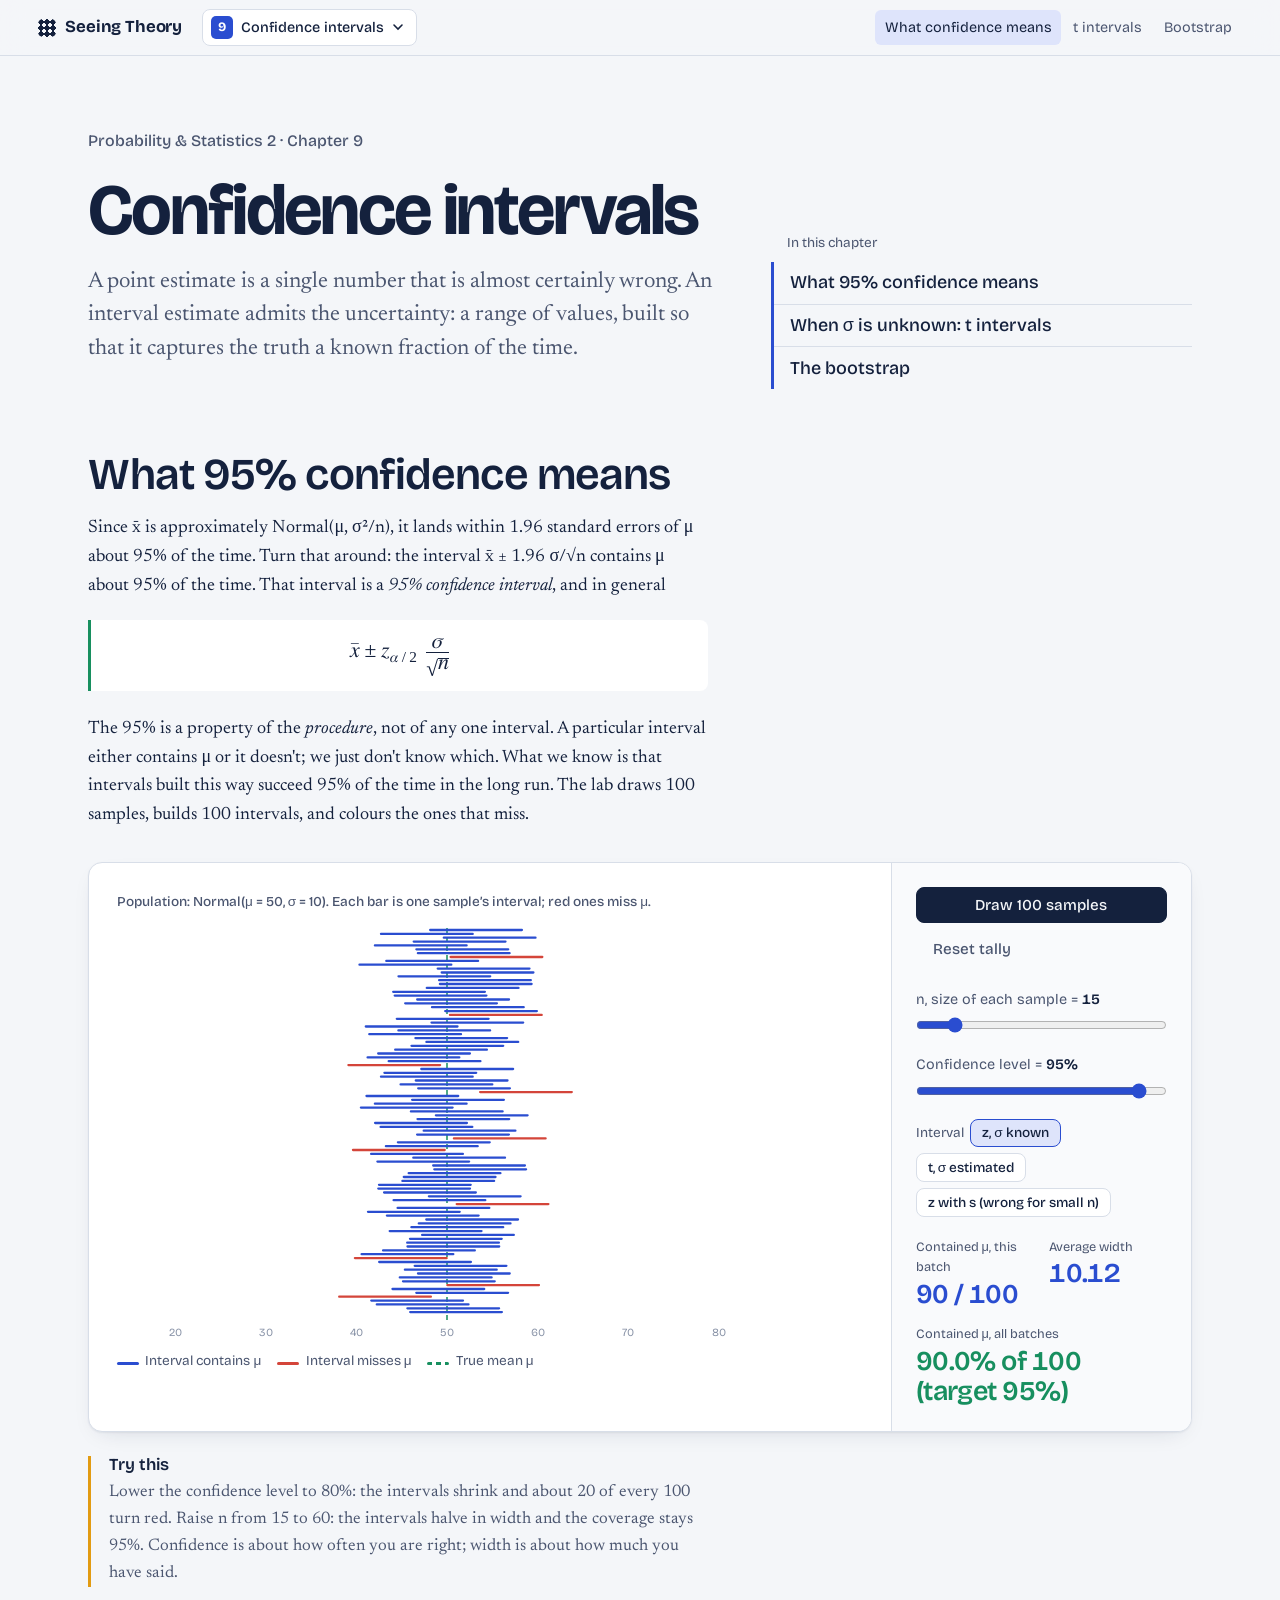
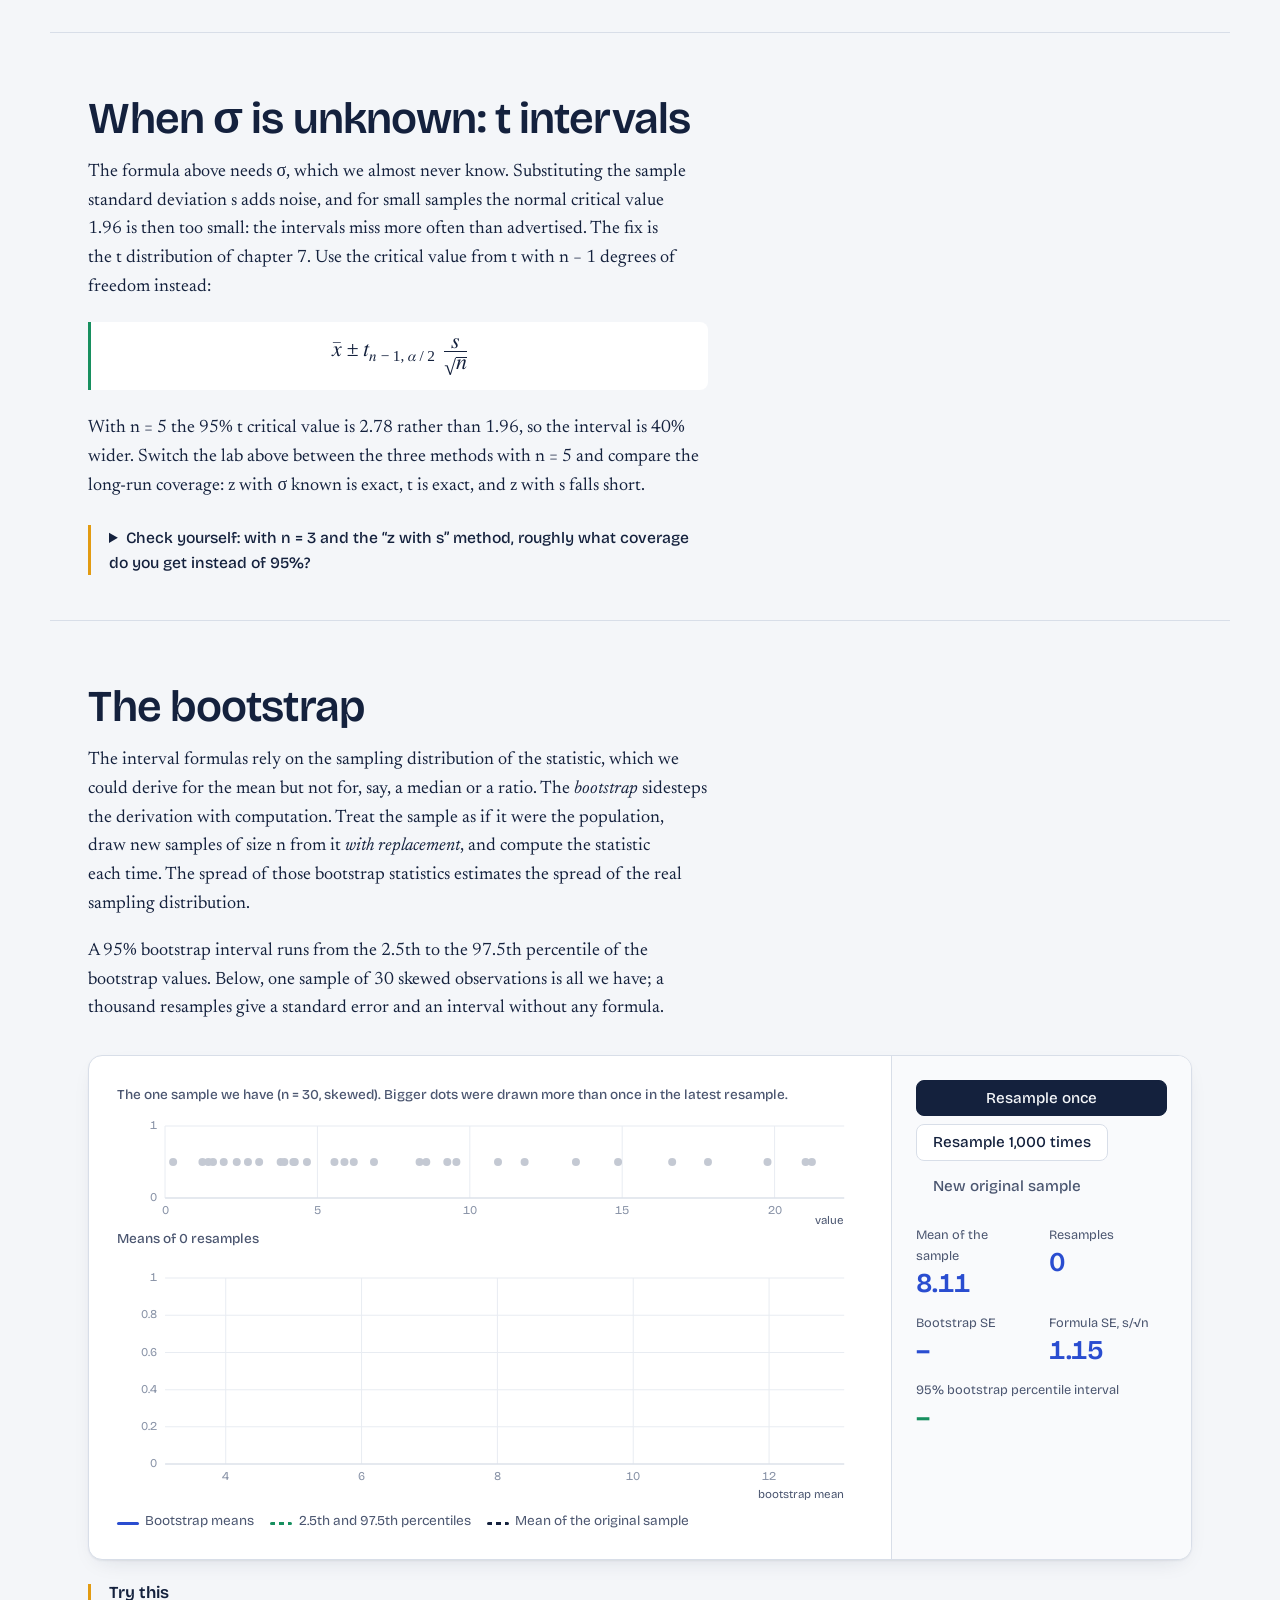
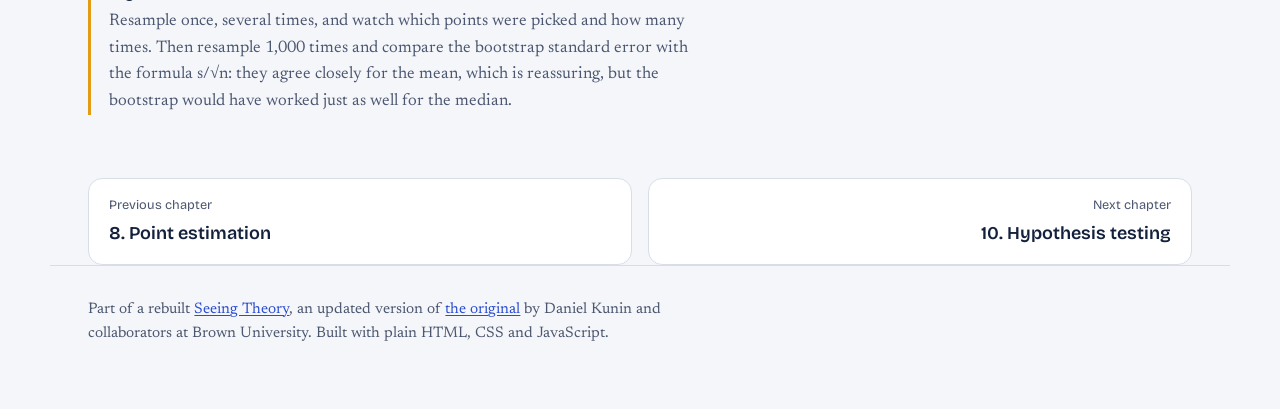
<file: confidence-intervals.html>
<!doctype html>
<html lang="en">
<head>
<meta charset="utf-8">
<meta name="viewport" content="width=device-width, initial-scale=1">
<title>Confidence Intervals · Seeing Theory</title>
<meta name="description" content="What a confidence level really means, how interval width depends on n and confidence, t intervals for small samples, and the bootstrap.">
<meta name="color-scheme" content="light dark">
<link rel="preconnect" href="https://fonts.googleapis.com">
<link rel="preconnect" href="https://fonts.gstatic.com" crossorigin>
<link href="https://fonts.googleapis.com/css2?family=Bricolage+Grotesque:opsz,wght@12..96,400..800&family=Newsreader:ital,opsz,wght@0,6..72,400;0,6..72,500;1,6..72,400&display=swap" rel="stylesheet">
<link rel="stylesheet" href="css/style.css">
<link rel="stylesheet" href="css/labs.css">
<link rel="icon" href="favicon.svg">
</head>
<body>
<header class="topbar"></header>
<main id="top">
  <section class="chapter-head">
    <div>
      <p class="hero-kicker">Probability &amp; Statistics 2 · Chapter 9</p>
      <h1>Confidence intervals</h1>
      <p class="lead">A point estimate is a single number that is almost certainly wrong. An interval estimate admits the uncertainty: a range of values, built so that it captures the truth a known fraction of the time.</p>
    </div>
    <div><p class="chapter-toc-label">In this chapter</p><ol class="chapter-toc"></ol></div>
  </section>

  <section class="concept" id="confidence" data-nav="What confidence means">
    <div class="prose">
      <h2>What 95% confidence means</h2>
      <p>Since x̄ is approximately Normal(μ, σ²/n), it lands within 1.96 standard errors of μ about 95% of the time. Turn that around: the interval x̄ ± 1.96 σ/√n contains μ about 95% of the time. That interval is a <em>95% confidence interval</em>, and in general</p>
      <div class="math"><math display="block"><mrow><mover><mi>x</mi><mo>¯</mo></mover><mo>±</mo><msub><mi>z</mi><mrow><mi>α</mi><mo>/</mo><mn>2</mn></mrow></msub><mspace width="0.2em"></mspace><mfrac><mi>σ</mi><msqrt><mi>n</mi></msqrt></mfrac></mrow></math></div>
      <p>The 95% is a property of the <em>procedure</em>, not of any one interval. A particular interval either contains μ or it doesn't; we just don't know which. What we know is that intervals built this way succeed 95% of the time in the long run. The lab draws 100 samples, builds 100 intervals, and colours the ones that miss.</p>
    </div>
    <div class="lab" data-lab="coverage"></div>
    <aside class="try">
      <h3>Try this</h3>
      <p>Lower the confidence level to 80%: the intervals shrink and about 20 of every 100 turn red. Raise n from 15 to 60: the intervals halve in width and the coverage stays 95%. Confidence is about how often you are right; width is about how much you have said.</p>
    </aside>
  </section>

  <section class="concept" id="t-intervals" data-nav="t intervals">
    <div class="prose">
      <h2>When σ is unknown: t intervals</h2>
      <p>The formula above needs σ, which we almost never know. Substituting the sample standard deviation s adds noise, and for small samples the normal critical value 1.96 is then too small: the intervals miss more often than advertised. The fix is the t distribution of chapter 7. Use the critical value from t with n − 1 degrees of freedom instead:</p>
      <div class="math"><math display="block"><mrow><mover><mi>x</mi><mo>¯</mo></mover><mo>±</mo><msub><mi>t</mi><mrow><mi>n</mi><mo>−</mo><mn>1</mn><mo>,</mo><mspace width="0.1em"></mspace><mi>α</mi><mo>/</mo><mn>2</mn></mrow></msub><mspace width="0.2em"></mspace><mfrac><mi>s</mi><msqrt><mi>n</mi></msqrt></mfrac></mrow></math></div>
      <p>With n = 5 the 95% t critical value is 2.78 rather than 1.96, so the interval is 40% wider. Switch the lab above between the three methods with n = 5 and compare the long-run coverage: z with σ known is exact, t is exact, and z with s falls short.</p>
    </div>
    <aside class="try">
      <details>
        <summary>Check yourself: with n = 3 and the “z with s” method, roughly what coverage do you get instead of 95%?</summary>
        <p>About 86%. Set n = 3, choose “z with s” and run several batches; the tally will settle in the mid-80s. Then choose t and watch it return to 95%.</p>
      </details>
    </aside>
  </section>

  <section class="concept" id="bootstrap" data-nav="Bootstrap">
    <div class="prose">
      <h2>The bootstrap</h2>
      <p>The interval formulas rely on the sampling distribution of the statistic, which we could derive for the mean but not for, say, a median or a ratio. The <em>bootstrap</em> sidesteps the derivation with computation. Treat the sample as if it were the population, draw new samples of size n from it <em>with replacement</em>, and compute the statistic each time. The spread of those bootstrap statistics estimates the spread of the real sampling distribution.</p>
      <p>A 95% bootstrap interval runs from the 2.5th to the 97.5th percentile of the bootstrap values. Below, one sample of 30 skewed observations is all we have; a thousand resamples give a standard error and an interval without any formula.</p>
    </div>
    <div class="lab" data-lab="bootstrap"></div>
    <aside class="try">
      <h3>Try this</h3>
      <p>Resample once, several times, and watch which points were picked and how many times. Then resample 1,000 times and compare the bootstrap standard error with the formula s/√n: they agree closely for the mean, which is reassuring, but the bootstrap would have worked just as well for the median.</p>
    </aside>
  </section>

  <nav class="pager" aria-label="Chapter navigation"></nav>
</main>
<footer class="footer">
  <p>Part of a rebuilt <a href="index.html">Seeing Theory</a>, an updated version of <a href="https://github.com/seeingtheory/Seeing-Theory">the original</a> by Daniel Kunin and collaborators at Brown University. Built with plain HTML, CSS and JavaScript.</p>
</footer>
<script src="js/core.js"></script>
<script src="js/stats.js"></script>
<script src="js/nav.js"></script>
<script src="js/labs-prob.js"></script>
<script src="js/labs-stat.js"></script>
<script>ST.initNav(); ST.mountLabs();</script>
</body>
</html>
</file>
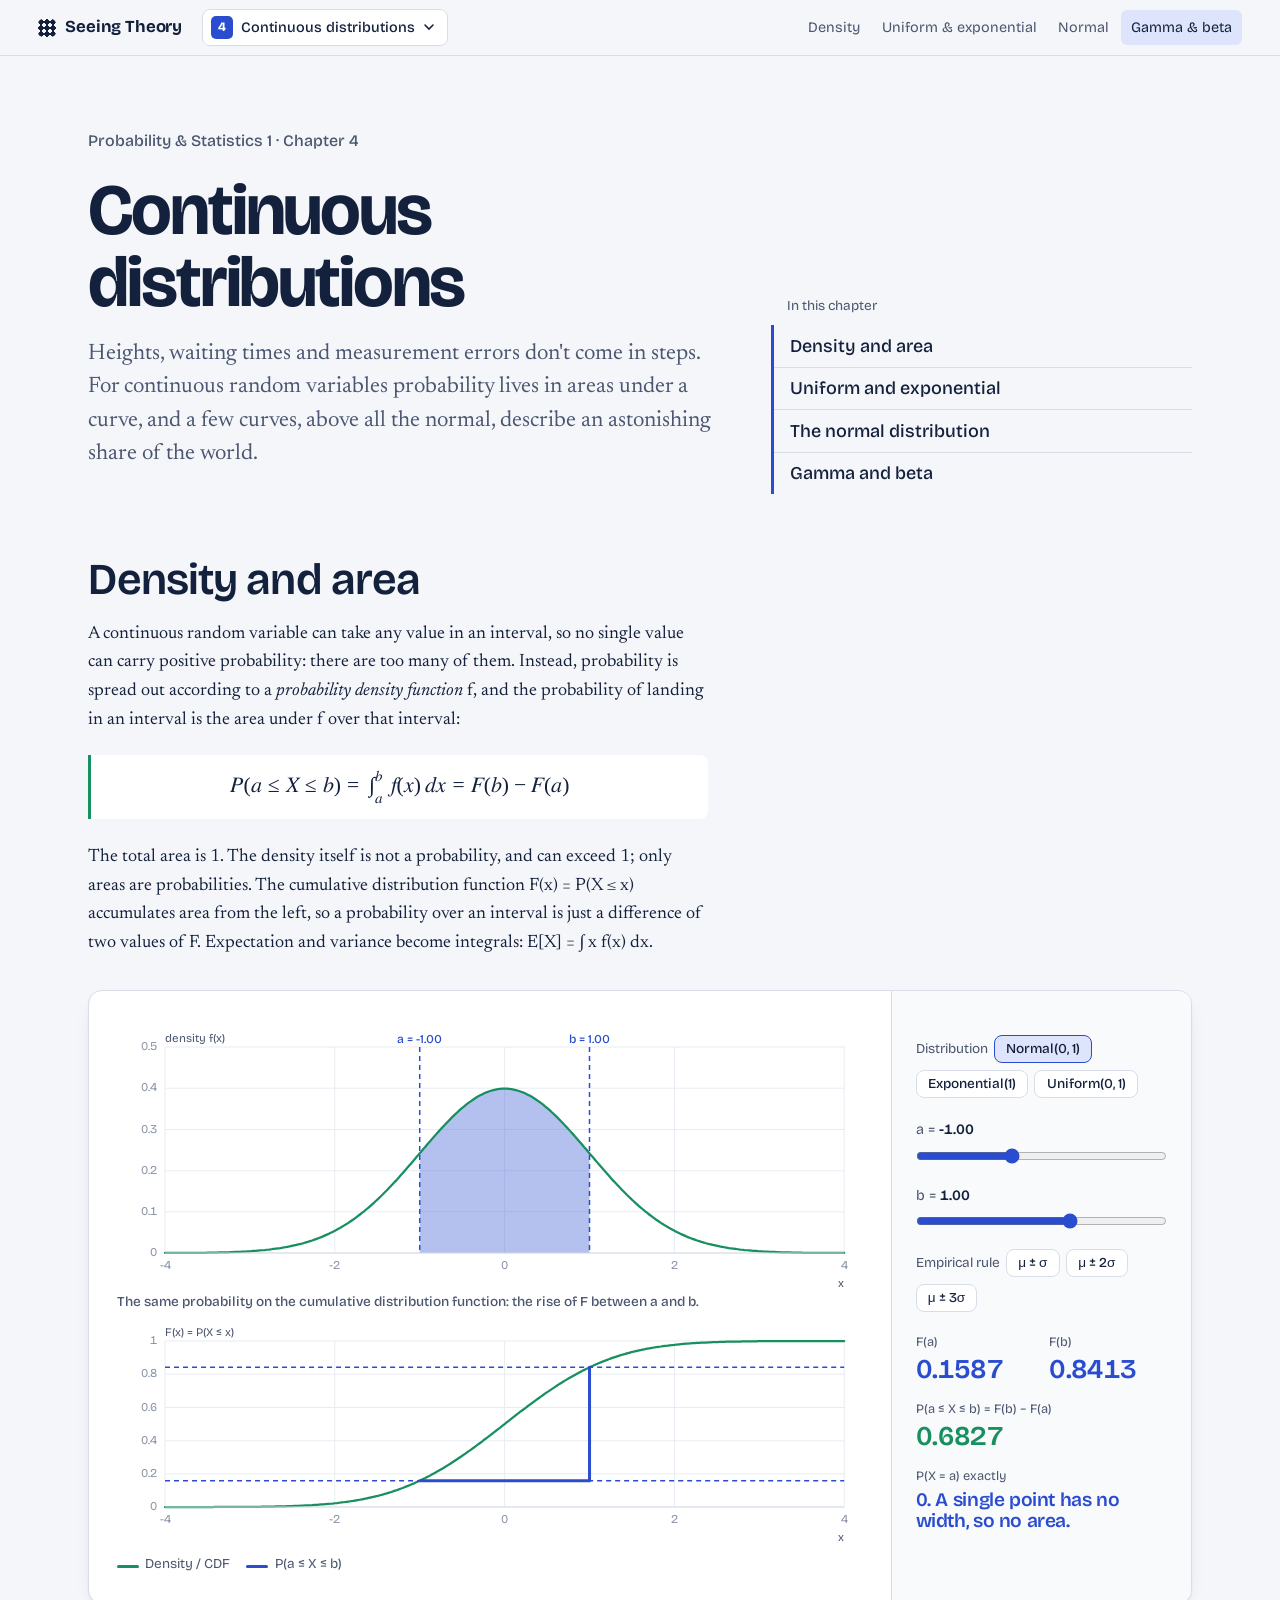
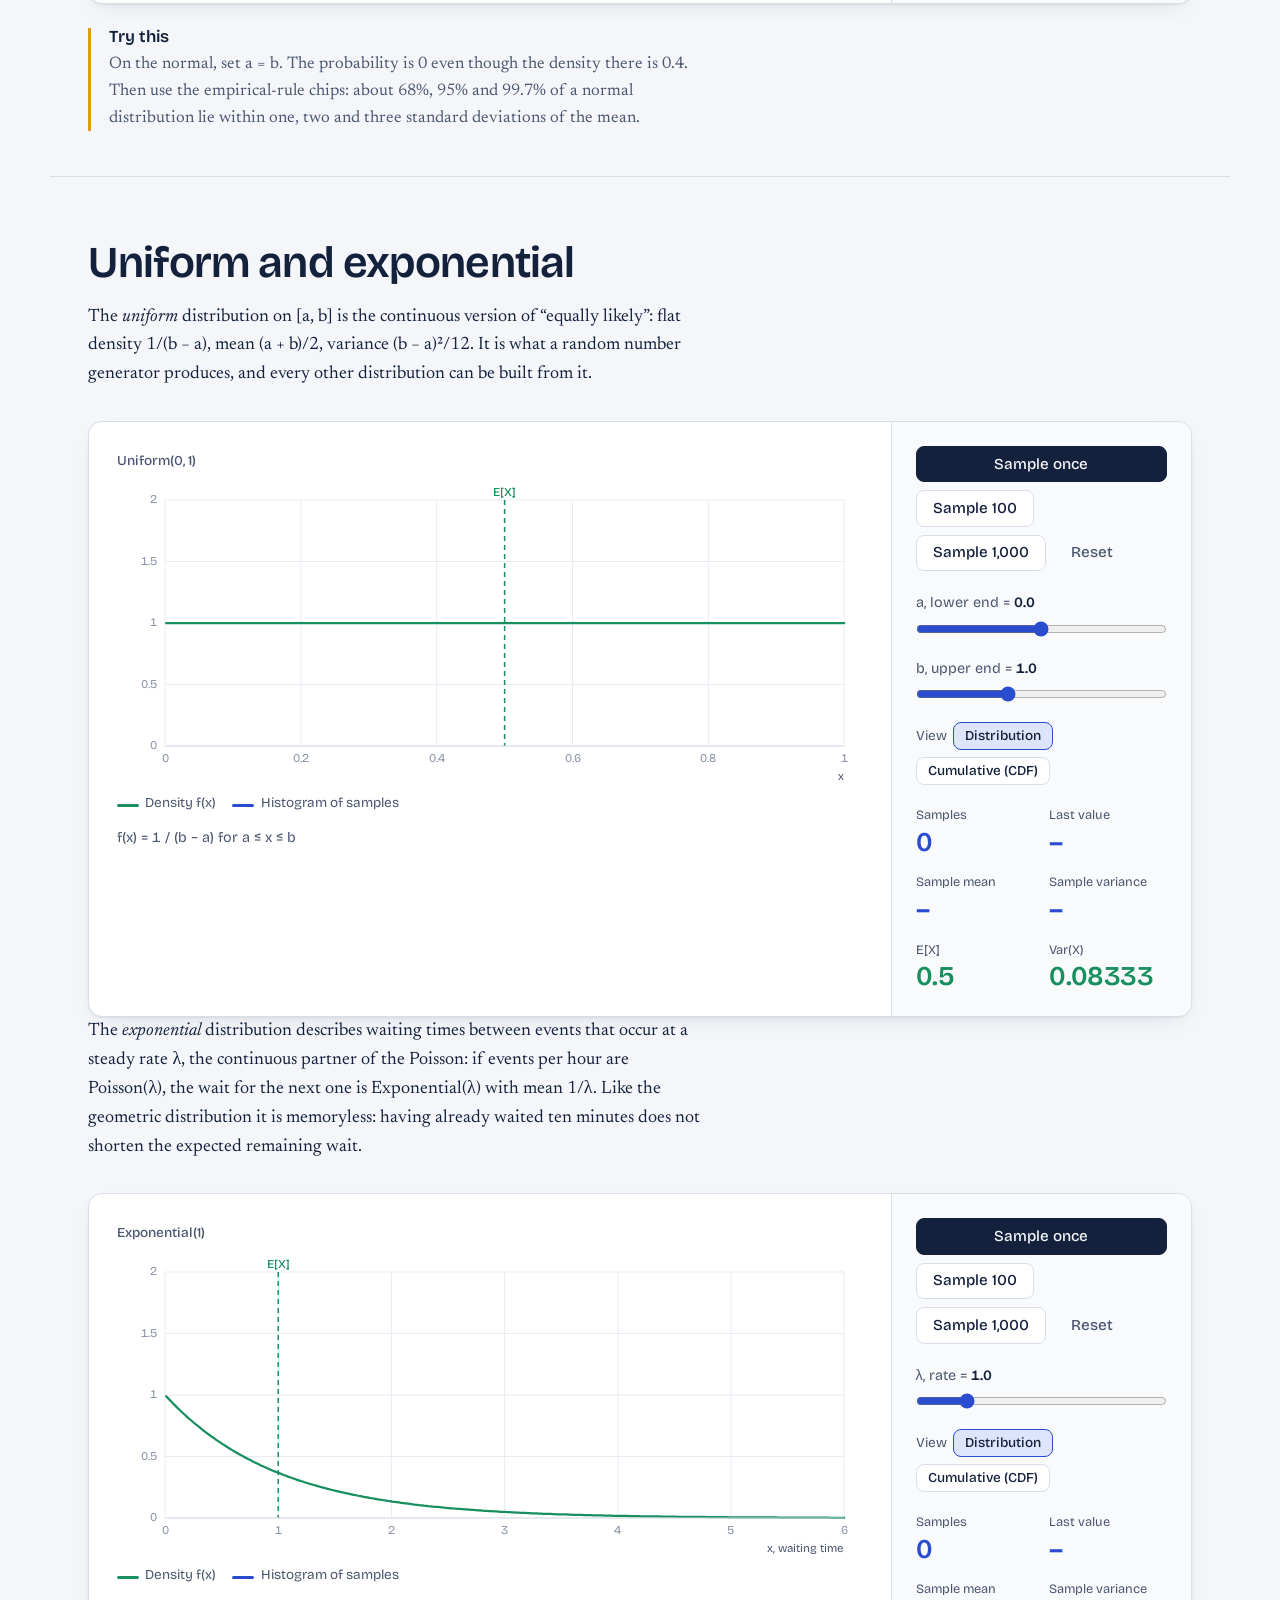
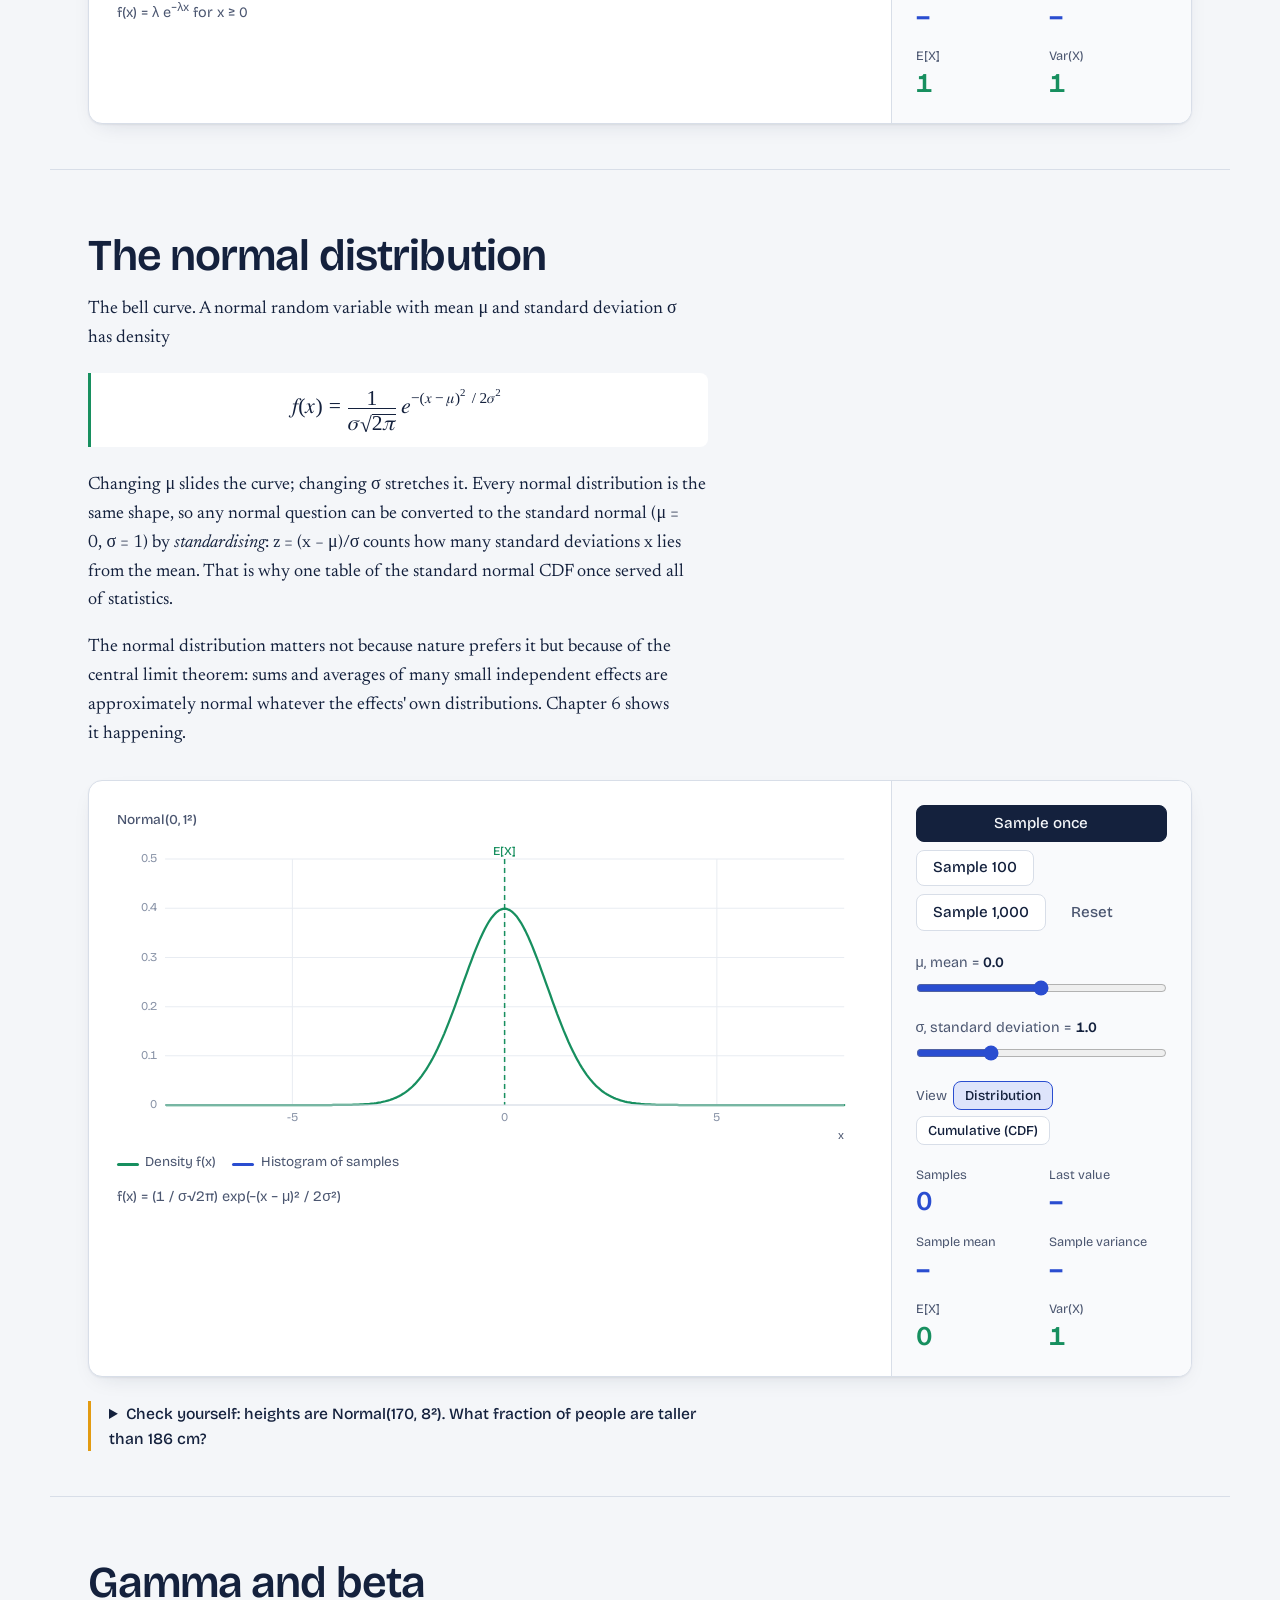
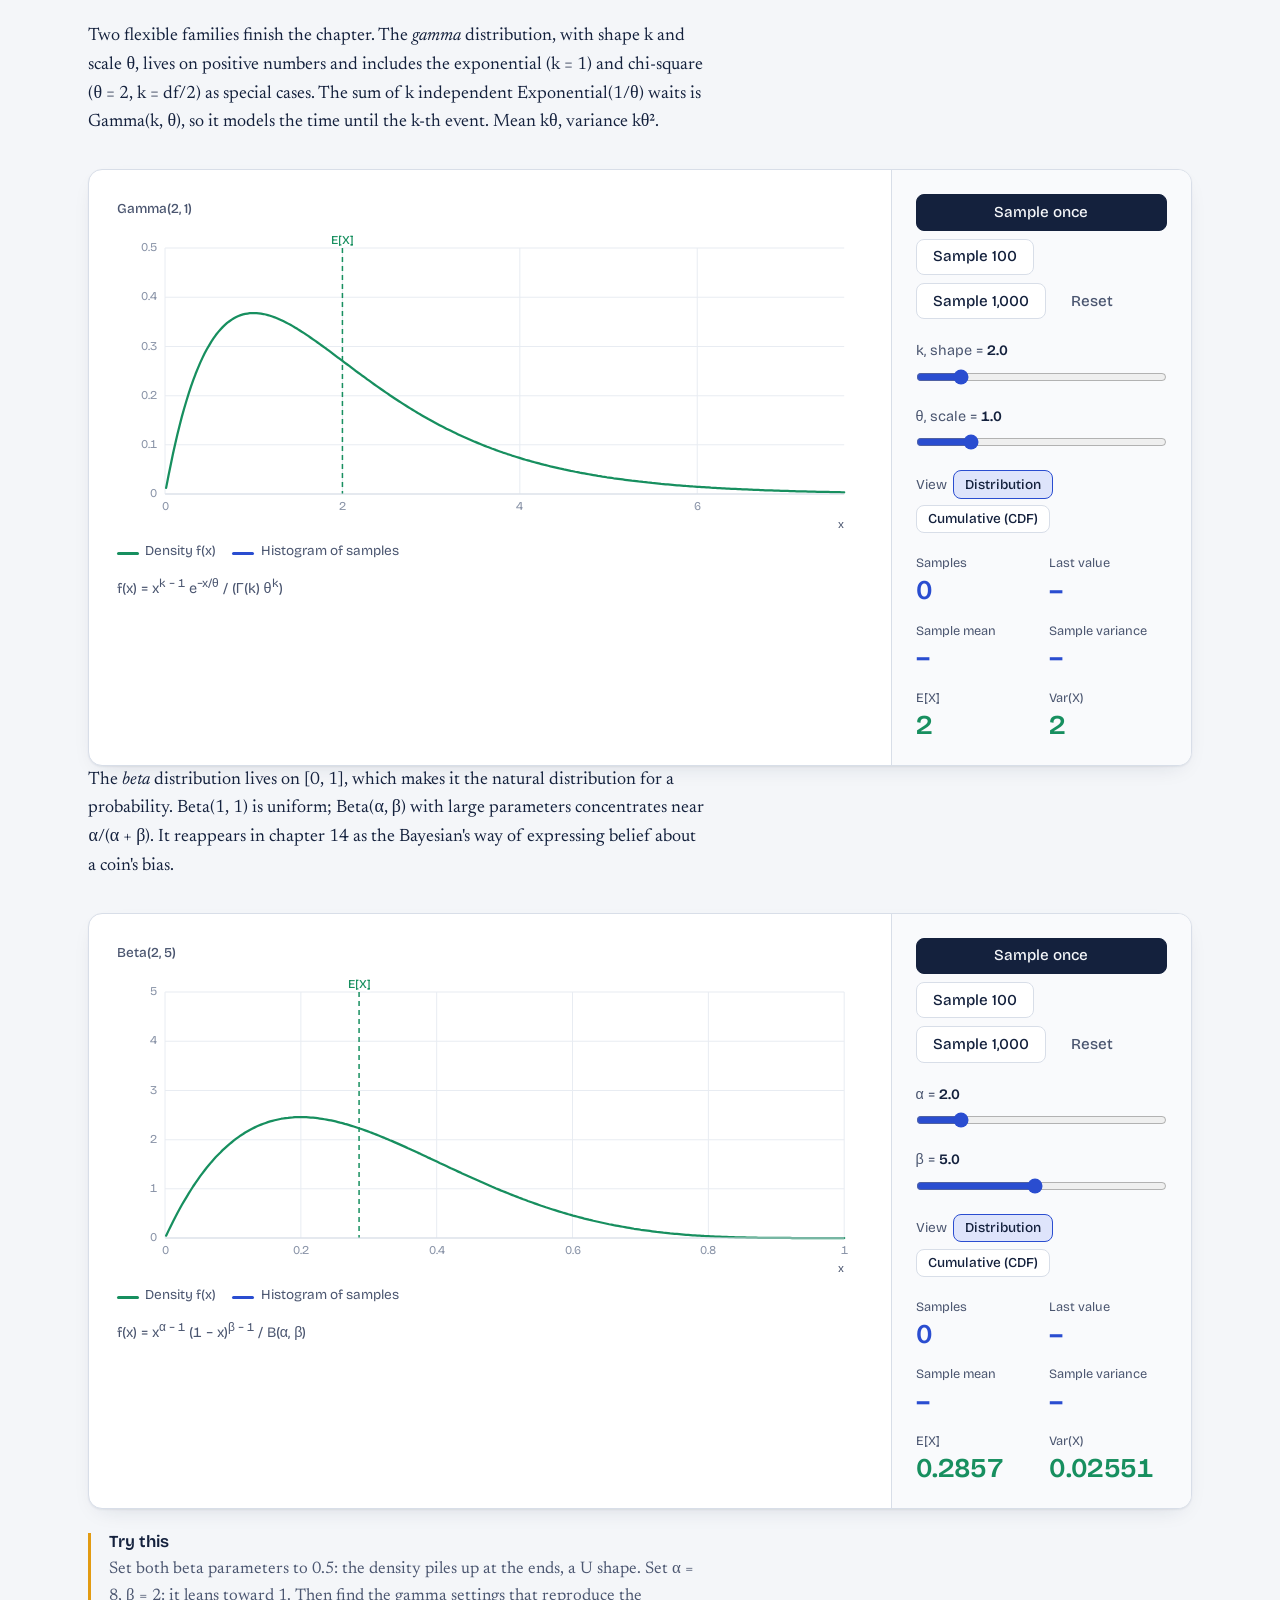
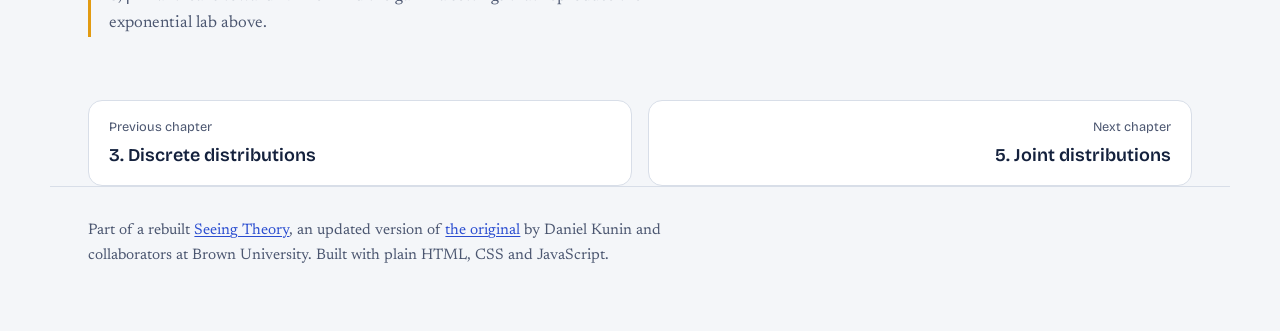
<file: continuous-distributions.html>
<!doctype html>
<html lang="en">
<head>
<meta charset="utf-8">
<meta name="viewport" content="width=device-width, initial-scale=1">
<title>Continuous Distributions · Seeing Theory</title>
<meta name="description" content="Density and area, the uniform, exponential, normal, gamma and beta distributions, explorable with sliders and sampling.">
<meta name="color-scheme" content="light dark">
<link rel="preconnect" href="https://fonts.googleapis.com">
<link rel="preconnect" href="https://fonts.gstatic.com" crossorigin>
<link href="https://fonts.googleapis.com/css2?family=Bricolage+Grotesque:opsz,wght@12..96,400..800&family=Newsreader:ital,opsz,wght@0,6..72,400;0,6..72,500;1,6..72,400&display=swap" rel="stylesheet">
<link rel="stylesheet" href="css/style.css">
<link rel="stylesheet" href="css/labs.css">
<link rel="icon" href="favicon.svg">
</head>
<body>
<header class="topbar"></header>
<main id="top">
  <section class="chapter-head">
    <div>
      <p class="hero-kicker">Probability &amp; Statistics 1 · Chapter 4</p>
      <h1>Continuous distributions</h1>
      <p class="lead">Heights, waiting times and measurement errors don't come in steps. For continuous random variables probability lives in areas under a curve, and a few curves, above all the normal, describe an astonishing share of the world.</p>
    </div>
    <div><p class="chapter-toc-label">In this chapter</p><ol class="chapter-toc"></ol></div>
  </section>

  <section class="concept" id="density" data-nav="Density">
    <div class="prose">
      <h2>Density and area</h2>
      <p>A continuous random variable can take any value in an interval, so no single value can carry positive probability: there are too many of them. Instead, probability is spread out according to a <em>probability density function</em> f, and the probability of landing in an interval is the area under f over that interval:</p>
      <div class="math"><math display="block"><mrow><mi>P</mi><mo>(</mo><mi>a</mi><mo>≤</mo><mi>X</mi><mo>≤</mo><mi>b</mi><mo>)</mo><mo>=</mo><msubsup><mo>∫</mo><mi>a</mi><mi>b</mi></msubsup><mi>f</mi><mo>(</mo><mi>x</mi><mo>)</mo><mspace width="0.2em"></mspace><mi>d</mi><mi>x</mi><mo>=</mo><mi>F</mi><mo>(</mo><mi>b</mi><mo>)</mo><mo>−</mo><mi>F</mi><mo>(</mo><mi>a</mi><mo>)</mo></mrow></math></div>
      <p>The total area is 1. The density itself is not a probability, and can exceed 1; only areas are probabilities. The cumulative distribution function F(x) = P(X ≤ x) accumulates area from the left, so a probability over an interval is just a difference of two values of F. Expectation and variance become integrals: E[X] = ∫ x f(x) dx.</p>
    </div>
    <div class="lab" data-lab="area"></div>
    <aside class="try">
      <h3>Try this</h3>
      <p>On the normal, set a = b. The probability is 0 even though the density there is 0.4. Then use the empirical-rule chips: about 68%, 95% and 99.7% of a normal distribution lie within one, two and three standard deviations of the mean.</p>
    </aside>
  </section>

  <section class="concept" id="uniform-exponential" data-nav="Uniform & exponential">
    <div class="prose">
      <h2>Uniform and exponential</h2>
      <p>The <em>uniform</em> distribution on [a, b] is the continuous version of “equally likely”: flat density 1/(b − a), mean (a + b)/2, variance (b − a)²/12. It is what a random number generator produces, and every other distribution can be built from it.</p>
    </div>
    <div class="lab" data-lab="dist" data-dist="uniform"></div>
    <div class="prose">
      <p>The <em>exponential</em> distribution describes waiting times between events that occur at a steady rate λ, the continuous partner of the Poisson: if events per hour are Poisson(λ), the wait for the next one is Exponential(λ) with mean 1/λ. Like the geometric distribution it is memoryless: having already waited ten minutes does not shorten the expected remaining wait.</p>
    </div>
    <div class="lab" data-lab="dist" data-dist="exponential"></div>
  </section>

  <section class="concept" id="normal" data-nav="Normal">
    <div class="prose">
      <h2>The normal distribution</h2>
      <p>The bell curve. A normal random variable with mean μ and standard deviation σ has density</p>
      <div class="math"><math display="block"><mrow><mi>f</mi><mo>(</mo><mi>x</mi><mo>)</mo><mo>=</mo><mfrac><mn>1</mn><mrow><mi>σ</mi><msqrt><mrow><mn>2</mn><mi>π</mi></mrow></msqrt></mrow></mfrac><mspace width="0.2em"></mspace><msup><mi>e</mi><mrow><mo>−</mo><msup><mrow><mo>(</mo><mi>x</mi><mo>−</mo><mi>μ</mi><mo>)</mo></mrow><mn>2</mn></msup><mo>/</mo><mn>2</mn><msup><mi>σ</mi><mn>2</mn></msup></mrow></msup></mrow></math></div>
      <p>Changing μ slides the curve; changing σ stretches it. Every normal distribution is the same shape, so any normal question can be converted to the standard normal (μ = 0, σ = 1) by <em>standardising</em>: z = (x − μ)/σ counts how many standard deviations x lies from the mean. That is why one table of the standard normal CDF once served all of statistics.</p>
      <p>The normal distribution matters not because nature prefers it but because of the central limit theorem: sums and averages of many small independent effects are approximately normal whatever the effects' own distributions. Chapter 6 shows it happening.</p>
    </div>
    <div class="lab" data-lab="dist" data-dist="normal"></div>
    <aside class="try">
      <details>
        <summary>Check yourself: heights are Normal(170, 8²). What fraction of people are taller than 186 cm?</summary>
        <p>z = (186 − 170)/8 = 2. About 2.3% of a normal distribution lies more than two standard deviations above the mean, so roughly 2.3%. Set μ = 0, σ = 1 in the density lab above with a = 2, b = 4 to read it off.</p>
      </details>
    </aside>
  </section>

  <section class="concept" id="gamma-beta" data-nav="Gamma & beta">
    <div class="prose">
      <h2>Gamma and beta</h2>
      <p>Two flexible families finish the chapter. The <em>gamma</em> distribution, with shape k and scale θ, lives on positive numbers and includes the exponential (k = 1) and chi-square (θ = 2, k = df/2) as special cases. The sum of k independent Exponential(1/θ) waits is Gamma(k, θ), so it models the time until the k-th event. Mean kθ, variance kθ².</p>
    </div>
    <div class="lab" data-lab="dist" data-dist="gamma"></div>
    <div class="prose">
      <p>The <em>beta</em> distribution lives on [0, 1], which makes it the natural distribution for a probability. Beta(1, 1) is uniform; Beta(α, β) with large parameters concentrates near α/(α + β). It reappears in chapter 14 as the Bayesian's way of expressing belief about a coin's bias.</p>
    </div>
    <div class="lab" data-lab="dist" data-dist="beta"></div>
    <aside class="try">
      <h3>Try this</h3>
      <p>Set both beta parameters to 0.5: the density piles up at the ends, a U shape. Set α = 8, β = 2: it leans toward 1. Then find the gamma settings that reproduce the exponential lab above.</p>
    </aside>
  </section>

  <nav class="pager" aria-label="Chapter navigation"></nav>
</main>
<footer class="footer">
  <p>Part of a rebuilt <a href="index.html">Seeing Theory</a>, an updated version of <a href="https://github.com/seeingtheory/Seeing-Theory">the original</a> by Daniel Kunin and collaborators at Brown University. Built with plain HTML, CSS and JavaScript.</p>
</footer>
<script src="js/core.js"></script>
<script src="js/stats.js"></script>
<script src="js/nav.js"></script>
<script src="js/labs-prob.js"></script>
<script src="js/labs-stat.js"></script>
<script>ST.initNav(); ST.mountLabs();</script>
</body>
</html>
</file>
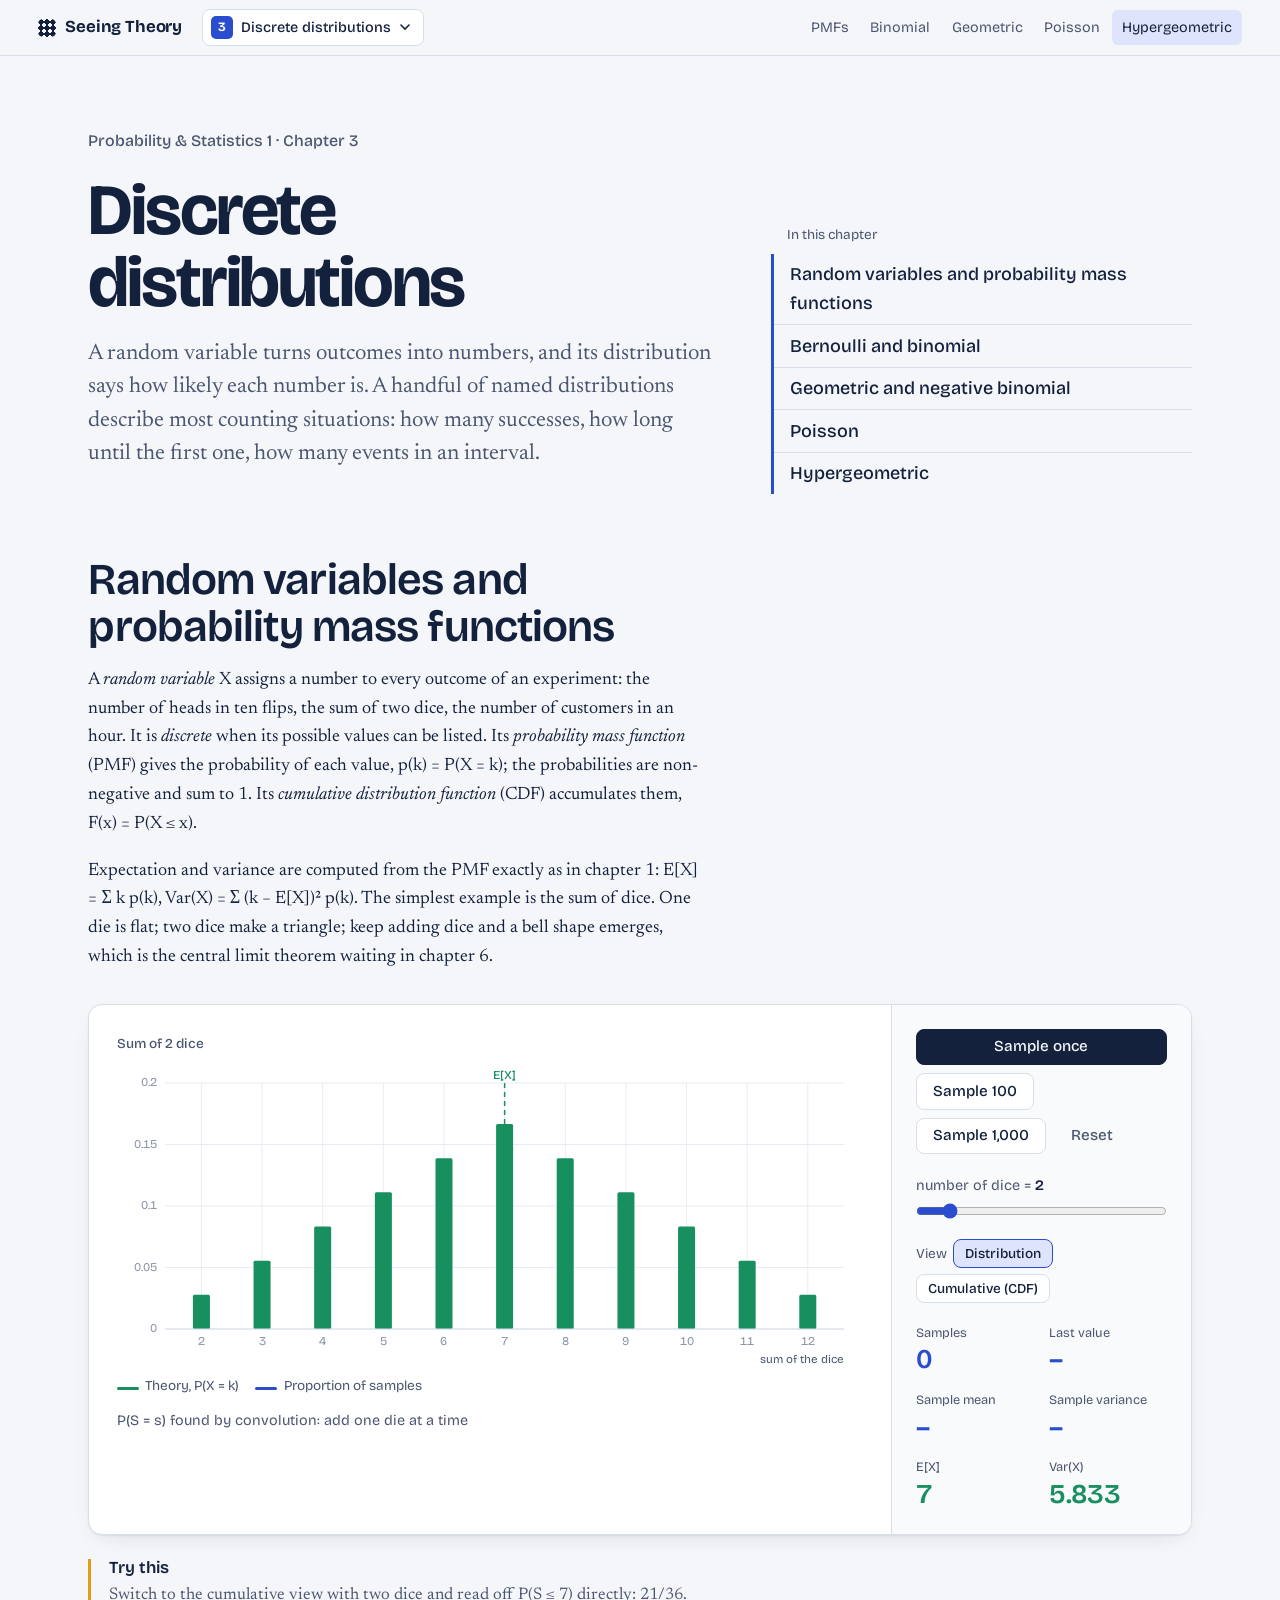
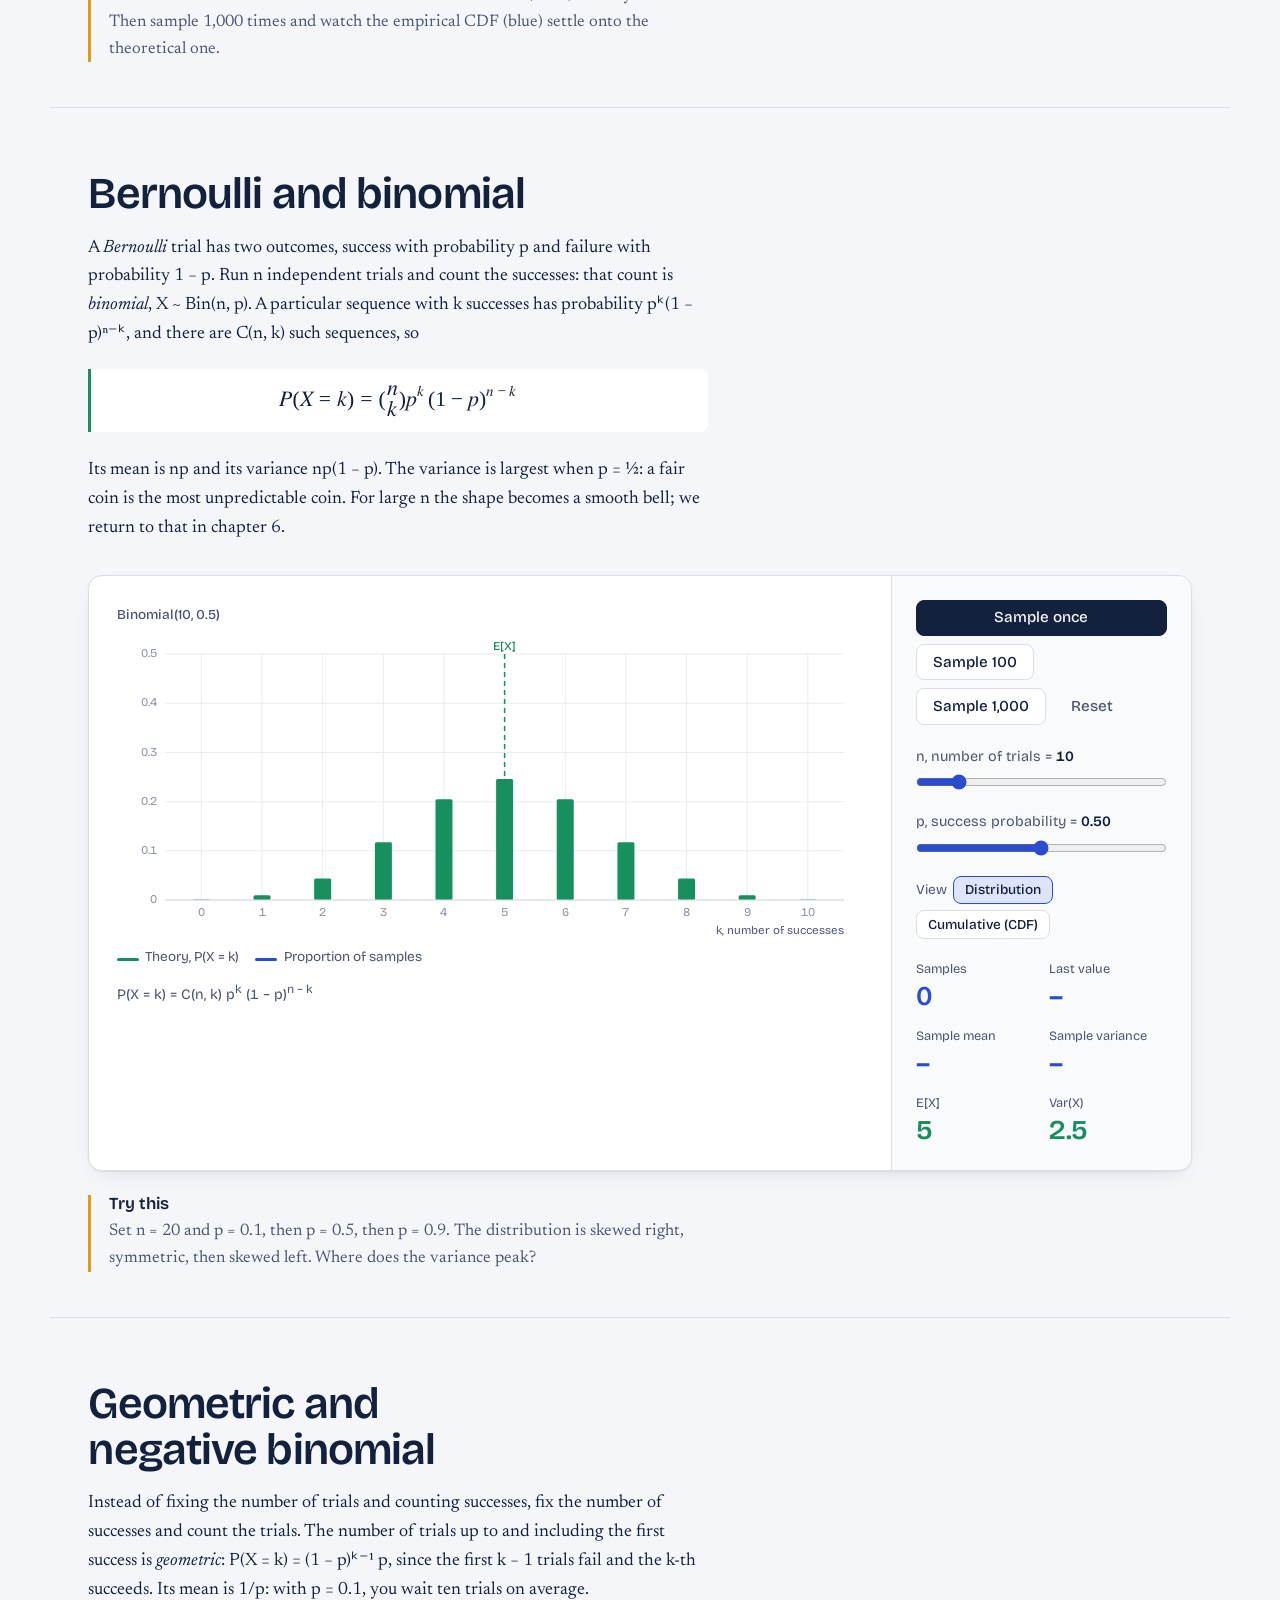
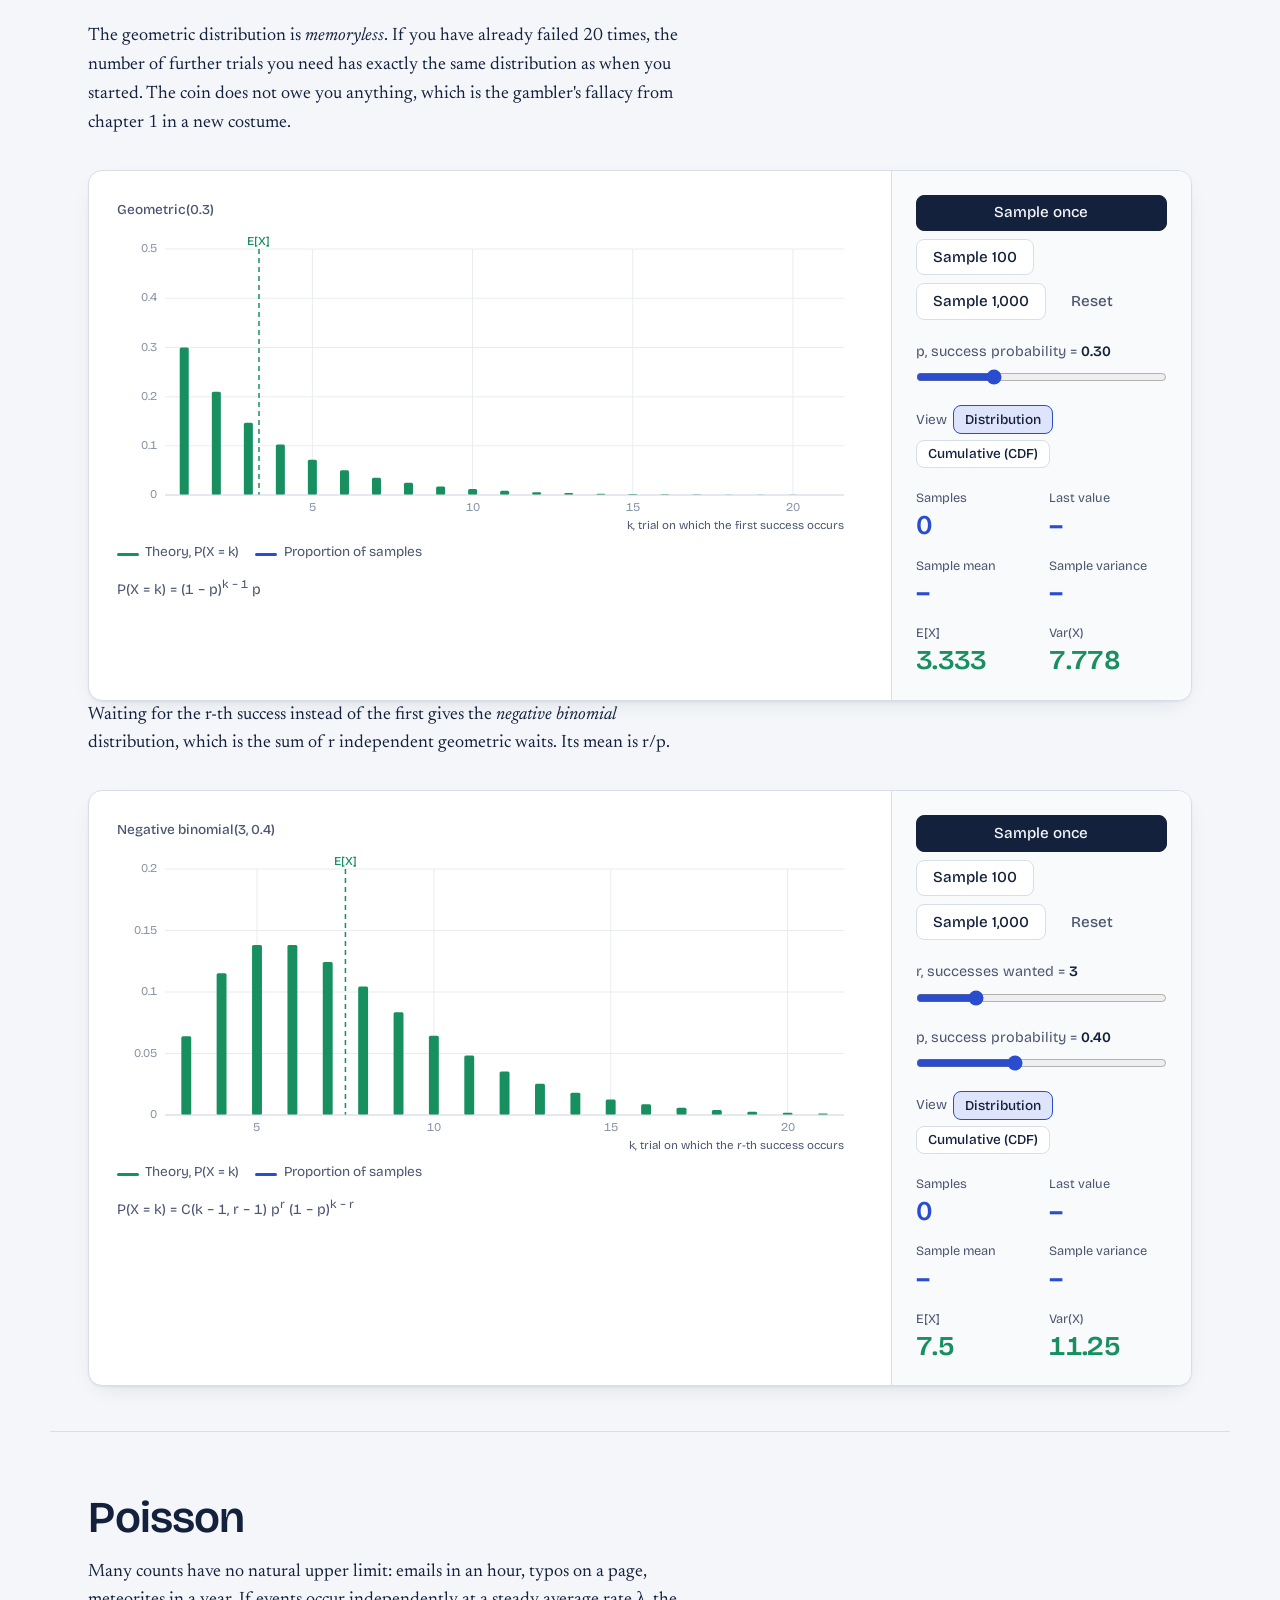
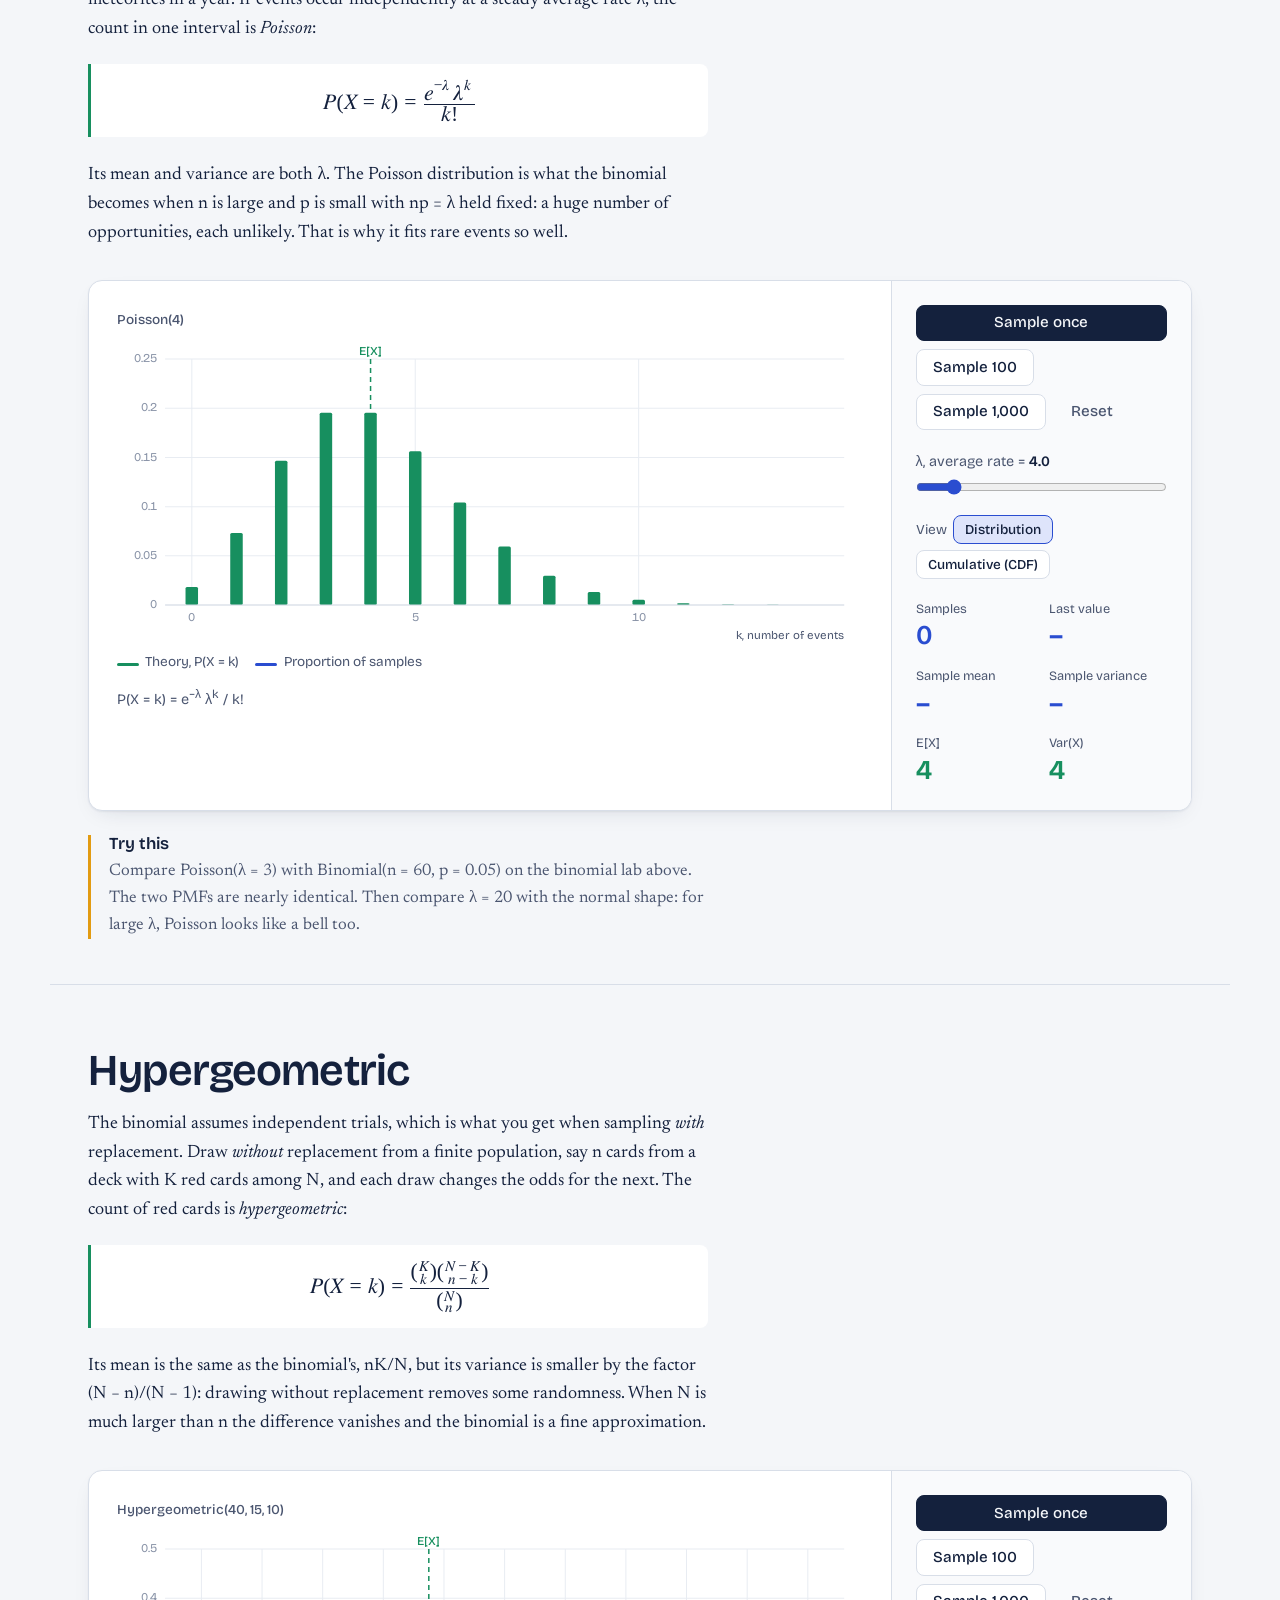
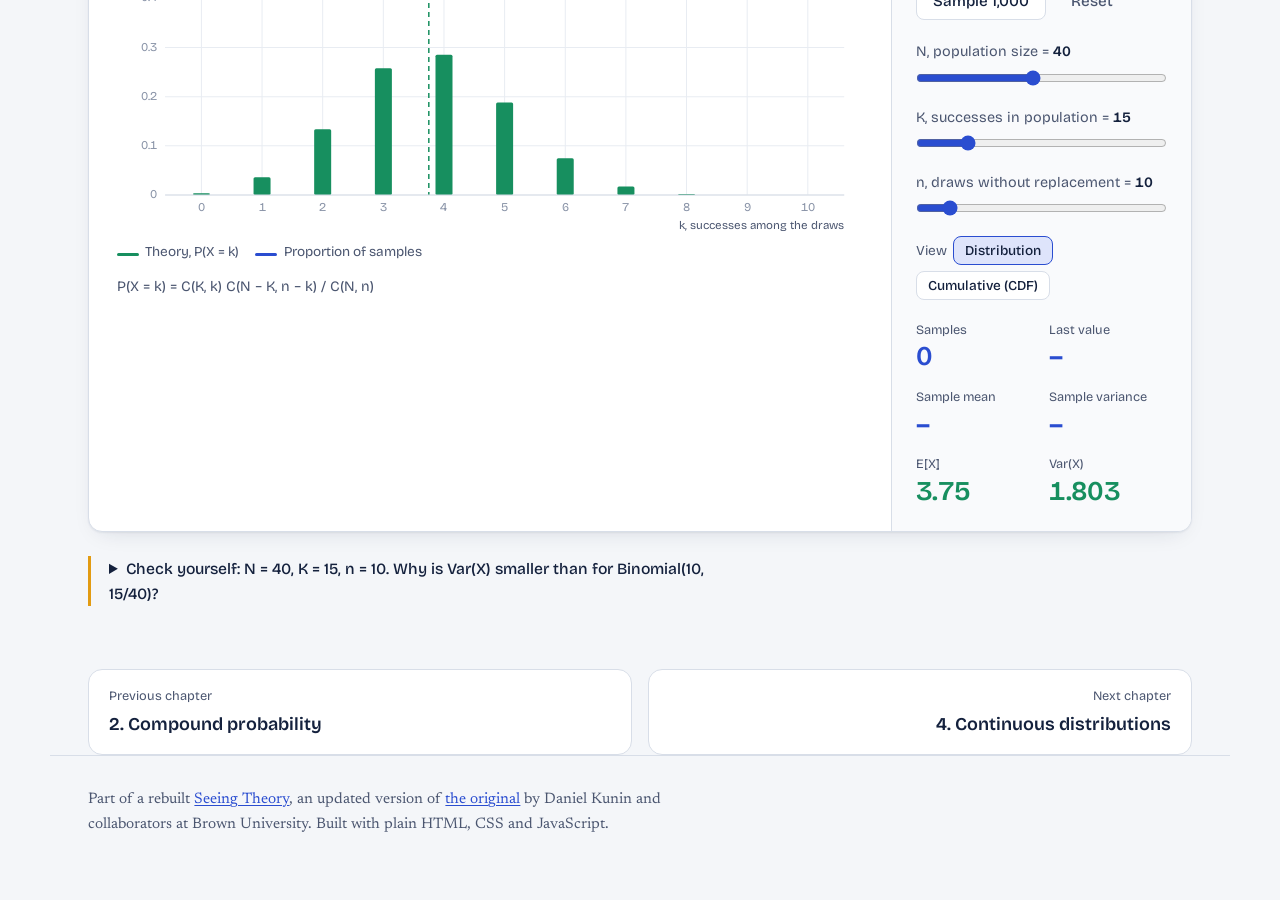
<file: discrete-distributions.html>
<!doctype html>
<html lang="en">
<head>
<meta charset="utf-8">
<meta name="viewport" content="width=device-width, initial-scale=1">
<title>Discrete Distributions · Seeing Theory</title>
<meta name="description" content="Random variables and probability mass functions: binomial, geometric, negative binomial, Poisson and hypergeometric distributions, each explorable with sliders and sampling.">
<meta name="color-scheme" content="light dark">
<link rel="preconnect" href="https://fonts.googleapis.com">
<link rel="preconnect" href="https://fonts.gstatic.com" crossorigin>
<link href="https://fonts.googleapis.com/css2?family=Bricolage+Grotesque:opsz,wght@12..96,400..800&family=Newsreader:ital,opsz,wght@0,6..72,400;0,6..72,500;1,6..72,400&display=swap" rel="stylesheet">
<link rel="stylesheet" href="css/style.css">
<link rel="stylesheet" href="css/labs.css">
<link rel="icon" href="favicon.svg">
</head>
<body>
<header class="topbar"></header>
<main id="top">
  <section class="chapter-head">
    <div>
      <p class="hero-kicker">Probability &amp; Statistics 1 · Chapter 3</p>
      <h1>Discrete distributions</h1>
      <p class="lead">A random variable turns outcomes into numbers, and its distribution says how likely each number is. A handful of named distributions describe most counting situations: how many successes, how long until the first one, how many events in an interval.</p>
    </div>
    <div><p class="chapter-toc-label">In this chapter</p><ol class="chapter-toc"></ol></div>
  </section>

  <section class="concept" id="random-variables" data-nav="PMFs">
    <div class="prose">
      <h2>Random variables and probability mass functions</h2>
      <p>A <em>random variable</em> X assigns a number to every outcome of an experiment: the number of heads in ten flips, the sum of two dice, the number of customers in an hour. It is <em>discrete</em> when its possible values can be listed. Its <em>probability mass function</em> (PMF) gives the probability of each value, p(k) = P(X = k); the probabilities are non-negative and sum to 1. Its <em>cumulative distribution function</em> (CDF) accumulates them, F(x) = P(X ≤ x).</p>
      <p>Expectation and variance are computed from the PMF exactly as in chapter 1: E[X] = Σ k p(k), Var(X) = Σ (k − E[X])² p(k). The simplest example is the sum of dice. One die is flat; two dice make a triangle; keep adding dice and a bell shape emerges, which is the central limit theorem waiting in chapter 6.</p>
    </div>
    <div class="lab" data-lab="dist" data-dist="dicesum"></div>
    <aside class="try">
      <h3>Try this</h3>
      <p>Switch to the cumulative view with two dice and read off P(S ≤ 7) directly: 21/36. Then sample 1,000 times and watch the empirical CDF (blue) settle onto the theoretical one.</p>
    </aside>
  </section>

  <section class="concept" id="binomial" data-nav="Binomial">
    <div class="prose">
      <h2>Bernoulli and binomial</h2>
      <p>A <em>Bernoulli</em> trial has two outcomes, success with probability p and failure with probability 1 − p. Run n independent trials and count the successes: that count is <em>binomial</em>, X ~ Bin(n, p). A particular sequence with k successes has probability pᵏ(1 − p)ⁿ⁻ᵏ, and there are C(n, k) such sequences, so</p>
      <div class="math"><math display="block"><mrow><mi>P</mi><mo>(</mo><mi>X</mi><mo>=</mo><mi>k</mi><mo>)</mo><mo>=</mo><mrow><mo>(</mo><mfrac linethickness="0"><mi>n</mi><mi>k</mi></mfrac><mo>)</mo></mrow><msup><mi>p</mi><mi>k</mi></msup><msup><mrow><mo>(</mo><mn>1</mn><mo>−</mo><mi>p</mi><mo>)</mo></mrow><mrow><mi>n</mi><mo>−</mo><mi>k</mi></mrow></msup></mrow></math></div>
      <p>Its mean is np and its variance np(1 − p). The variance is largest when p = ½: a fair coin is the most unpredictable coin. For large n the shape becomes a smooth bell; we return to that in chapter 6.</p>
    </div>
    <div class="lab" data-lab="dist" data-dist="binomial"></div>
    <aside class="try">
      <h3>Try this</h3>
      <p>Set n = 20 and p = 0.1, then p = 0.5, then p = 0.9. The distribution is skewed right, symmetric, then skewed left. Where does the variance peak?</p>
    </aside>
  </section>

  <section class="concept" id="geometric" data-nav="Geometric">
    <div class="prose">
      <h2>Geometric and negative binomial</h2>
      <p>Instead of fixing the number of trials and counting successes, fix the number of successes and count the trials. The number of trials up to and including the first success is <em>geometric</em>: P(X = k) = (1 − p)ᵏ⁻¹ p, since the first k − 1 trials fail and the k-th succeeds. Its mean is 1/p: with p = 0.1, you wait ten trials on average.</p>
      <p>The geometric distribution is <em>memoryless</em>. If you have already failed 20 times, the number of further trials you need has exactly the same distribution as when you started. The coin does not owe you anything, which is the gambler's fallacy from chapter 1 in a new costume.</p>
    </div>
    <div class="lab" data-lab="dist" data-dist="geometric"></div>
    <div class="prose">
      <p>Waiting for the r-th success instead of the first gives the <em>negative binomial</em> distribution, which is the sum of r independent geometric waits. Its mean is r/p.</p>
    </div>
    <div class="lab" data-lab="dist" data-dist="negbinomial"></div>
  </section>

  <section class="concept" id="poisson" data-nav="Poisson">
    <div class="prose">
      <h2>Poisson</h2>
      <p>Many counts have no natural upper limit: emails in an hour, typos on a page, meteorites in a year. If events occur independently at a steady average rate λ, the count in one interval is <em>Poisson</em>:</p>
      <div class="math"><math display="block"><mrow><mi>P</mi><mo>(</mo><mi>X</mi><mo>=</mo><mi>k</mi><mo>)</mo><mo>=</mo><mfrac><mrow><msup><mi>e</mi><mrow><mo>−</mo><mi>λ</mi></mrow></msup><msup><mi>λ</mi><mi>k</mi></msup></mrow><mrow><mi>k</mi><mo>!</mo></mrow></mfrac></mrow></math></div>
      <p>Its mean and variance are both λ. The Poisson distribution is what the binomial becomes when n is large and p is small with np = λ held fixed: a huge number of opportunities, each unlikely. That is why it fits rare events so well.</p>
    </div>
    <div class="lab" data-lab="dist" data-dist="poisson"></div>
    <aside class="try">
      <h3>Try this</h3>
      <p>Compare Poisson(λ = 3) with Binomial(n = 60, p = 0.05) on the binomial lab above. The two PMFs are nearly identical. Then compare λ = 20 with the normal shape: for large λ, Poisson looks like a bell too.</p>
    </aside>
  </section>

  <section class="concept" id="hypergeometric" data-nav="Hypergeometric">
    <div class="prose">
      <h2>Hypergeometric</h2>
      <p>The binomial assumes independent trials, which is what you get when sampling <em>with</em> replacement. Draw <em>without</em> replacement from a finite population, say n cards from a deck with K red cards among N, and each draw changes the odds for the next. The count of red cards is <em>hypergeometric</em>:</p>
      <div class="math"><math display="block"><mrow><mi>P</mi><mo>(</mo><mi>X</mi><mo>=</mo><mi>k</mi><mo>)</mo><mo>=</mo><mfrac><mrow><mrow><mo>(</mo><mfrac linethickness="0"><mi>K</mi><mi>k</mi></mfrac><mo>)</mo></mrow><mrow><mo>(</mo><mfrac linethickness="0"><mrow><mi>N</mi><mo>−</mo><mi>K</mi></mrow><mrow><mi>n</mi><mo>−</mo><mi>k</mi></mrow></mfrac><mo>)</mo></mrow></mrow><mrow><mo>(</mo><mfrac linethickness="0"><mi>N</mi><mi>n</mi></mfrac><mo>)</mo></mrow></mfrac></mrow></math></div>
      <p>Its mean is the same as the binomial's, nK/N, but its variance is smaller by the factor (N − n)/(N − 1): drawing without replacement removes some randomness. When N is much larger than n the difference vanishes and the binomial is a fine approximation.</p>
    </div>
    <div class="lab" data-lab="dist" data-dist="hypergeometric"></div>
    <aside class="try">
      <details>
        <summary>Check yourself: N = 40, K = 15, n = 10. Why is Var(X) smaller than for Binomial(10, 15/40)?</summary>
        <p>Binomial variance would be 10 × 0.375 × 0.625 = 2.34. The finite-population factor (40 − 10)/(40 − 1) = 0.77 cuts it to 1.80. Drawing a red card makes the next draw less likely to be red, which pulls the count toward its mean.</p>
      </details>
    </aside>
  </section>

  <nav class="pager" aria-label="Chapter navigation"></nav>
</main>
<footer class="footer">
  <p>Part of a rebuilt <a href="index.html">Seeing Theory</a>, an updated version of <a href="https://github.com/seeingtheory/Seeing-Theory">the original</a> by Daniel Kunin and collaborators at Brown University. Built with plain HTML, CSS and JavaScript.</p>
</footer>
<script src="js/core.js"></script>
<script src="js/stats.js"></script>
<script src="js/nav.js"></script>
<script src="js/labs-prob.js"></script>
<script src="js/labs-stat.js"></script>
<script>ST.initNav(); ST.mountLabs();</script>
</body>
</html>
</file>
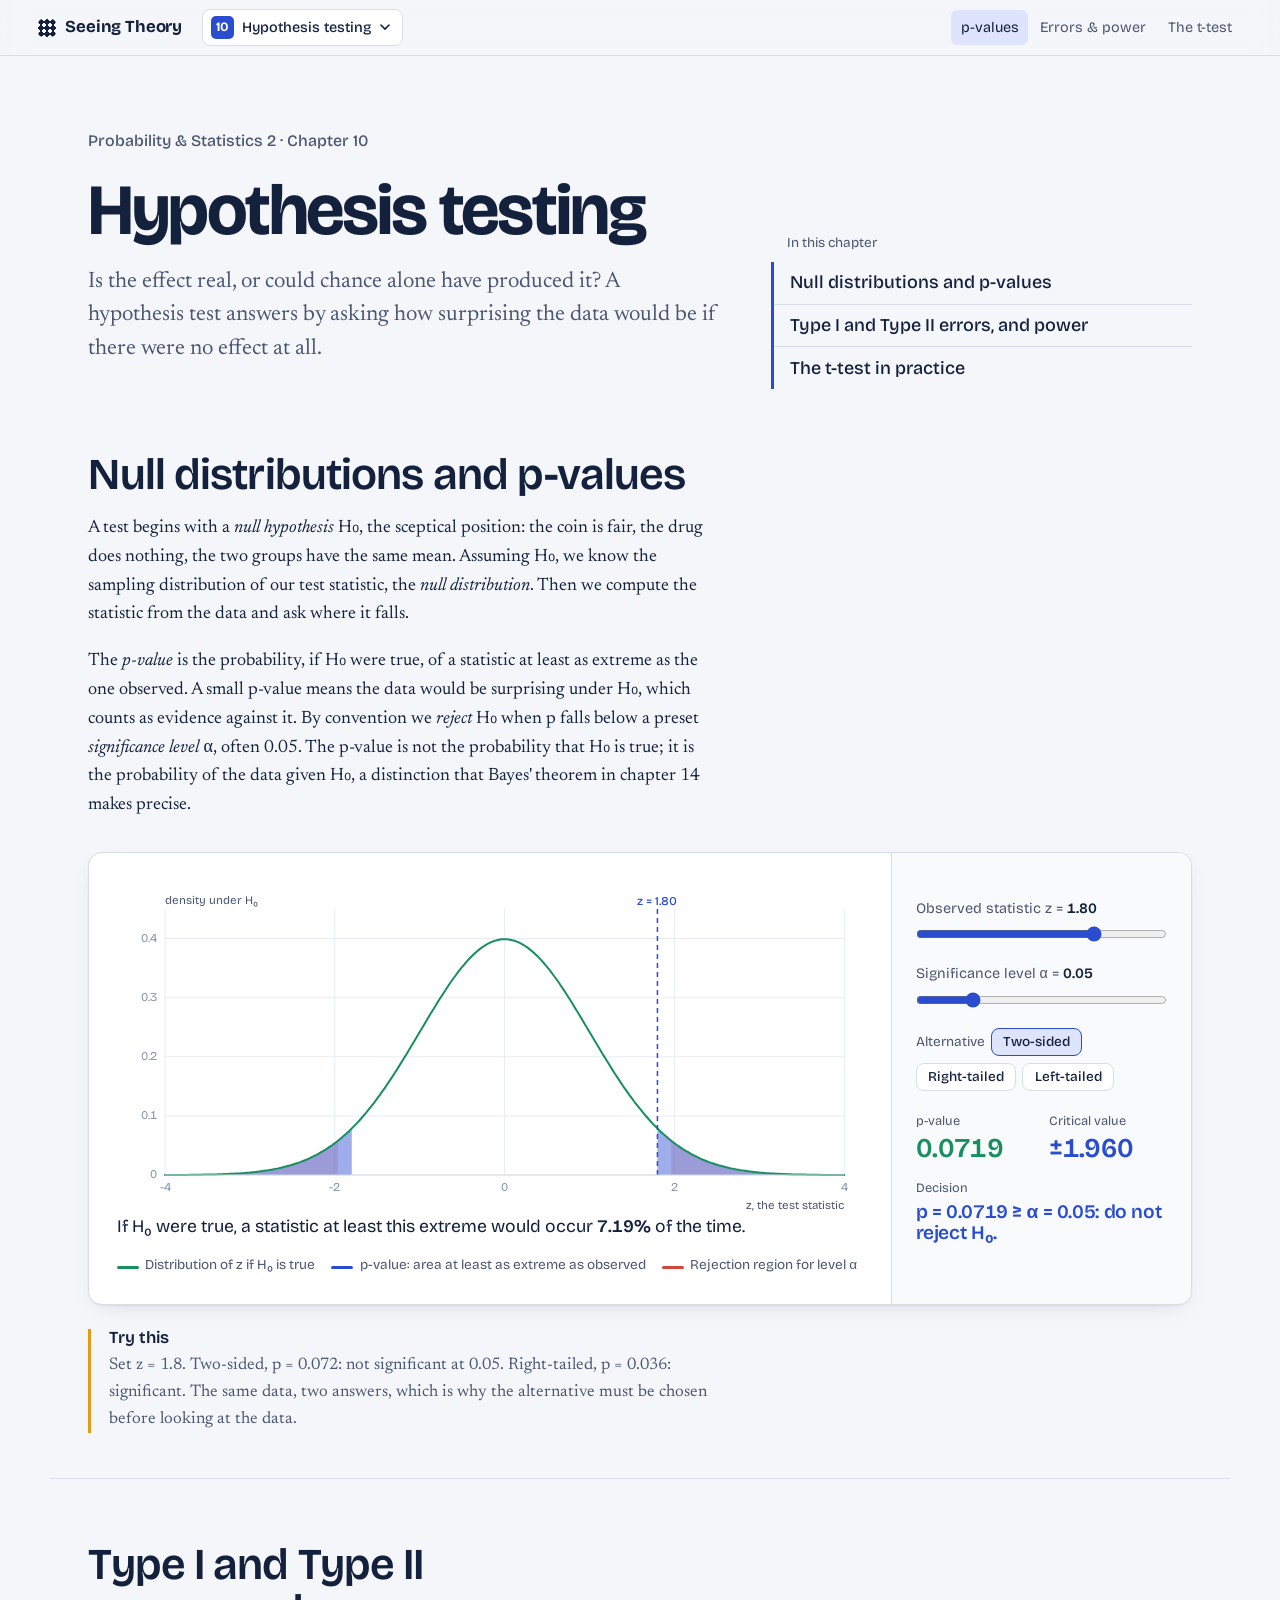
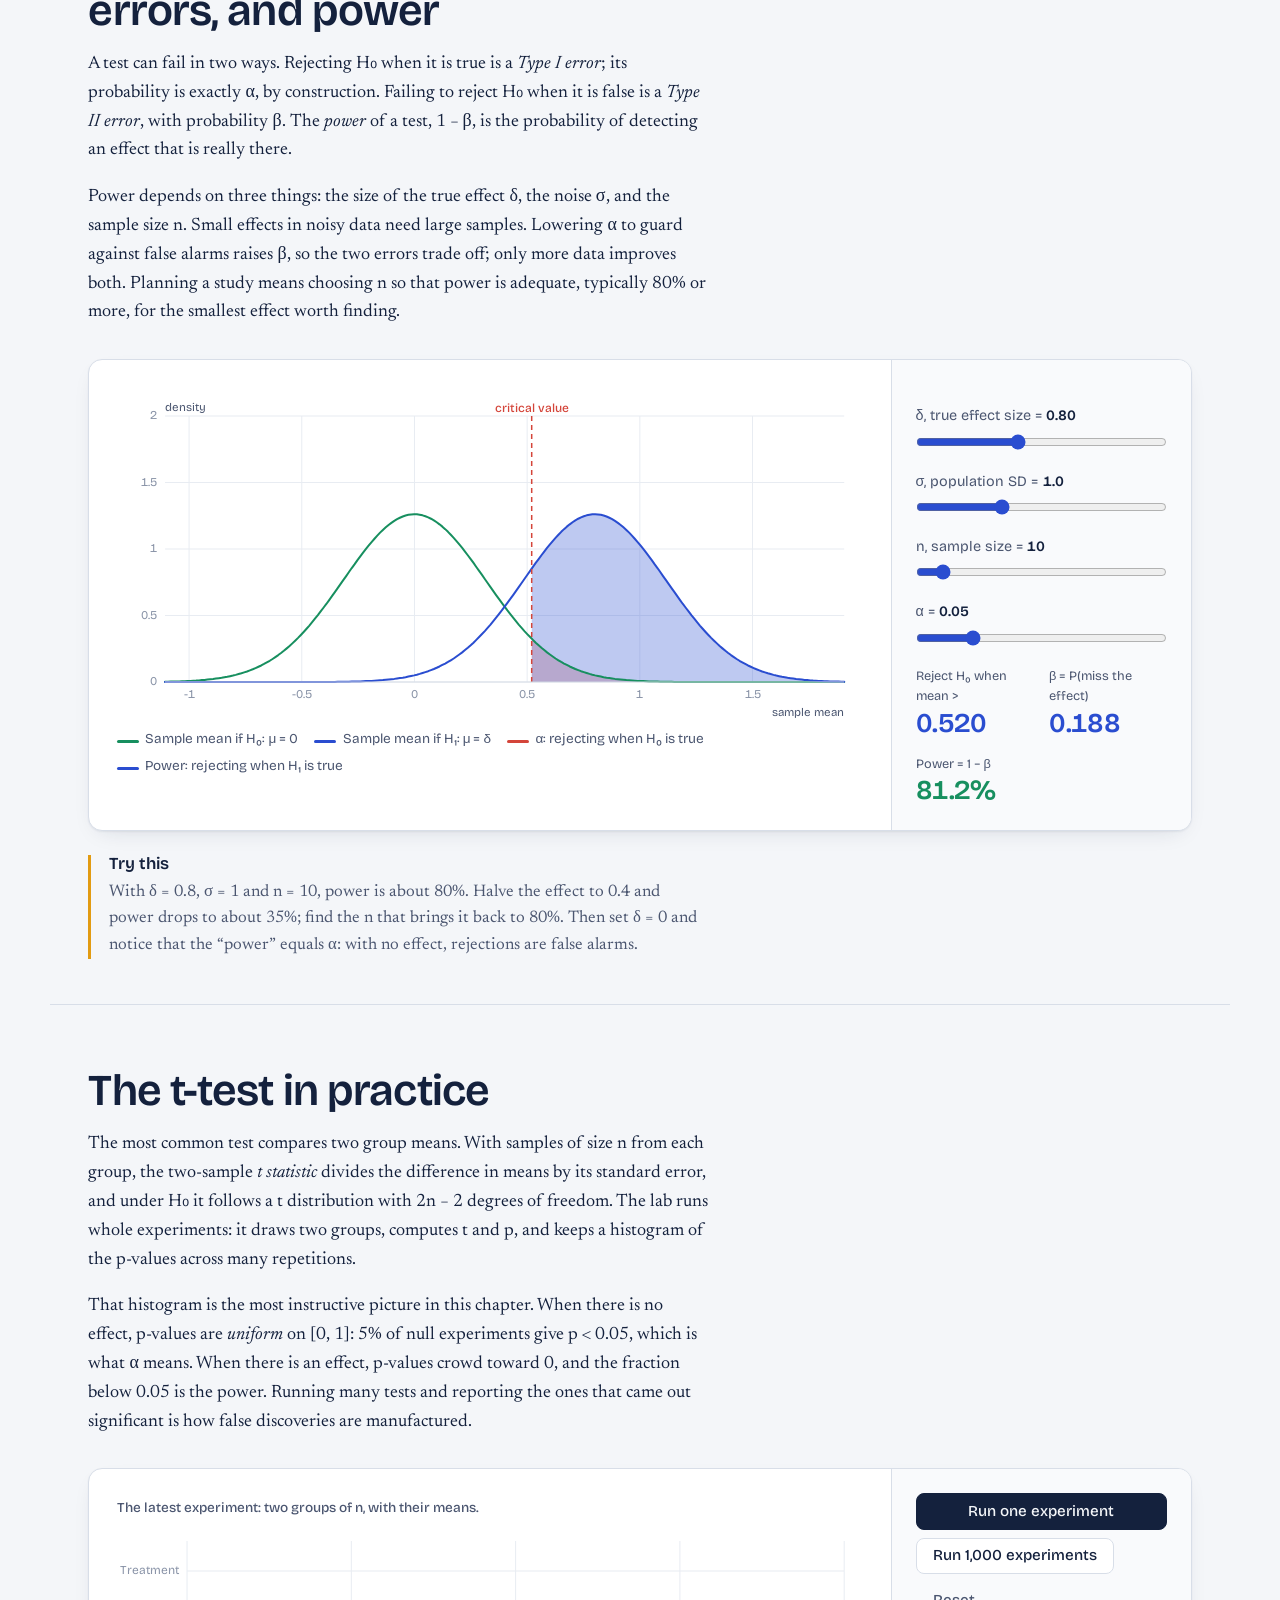
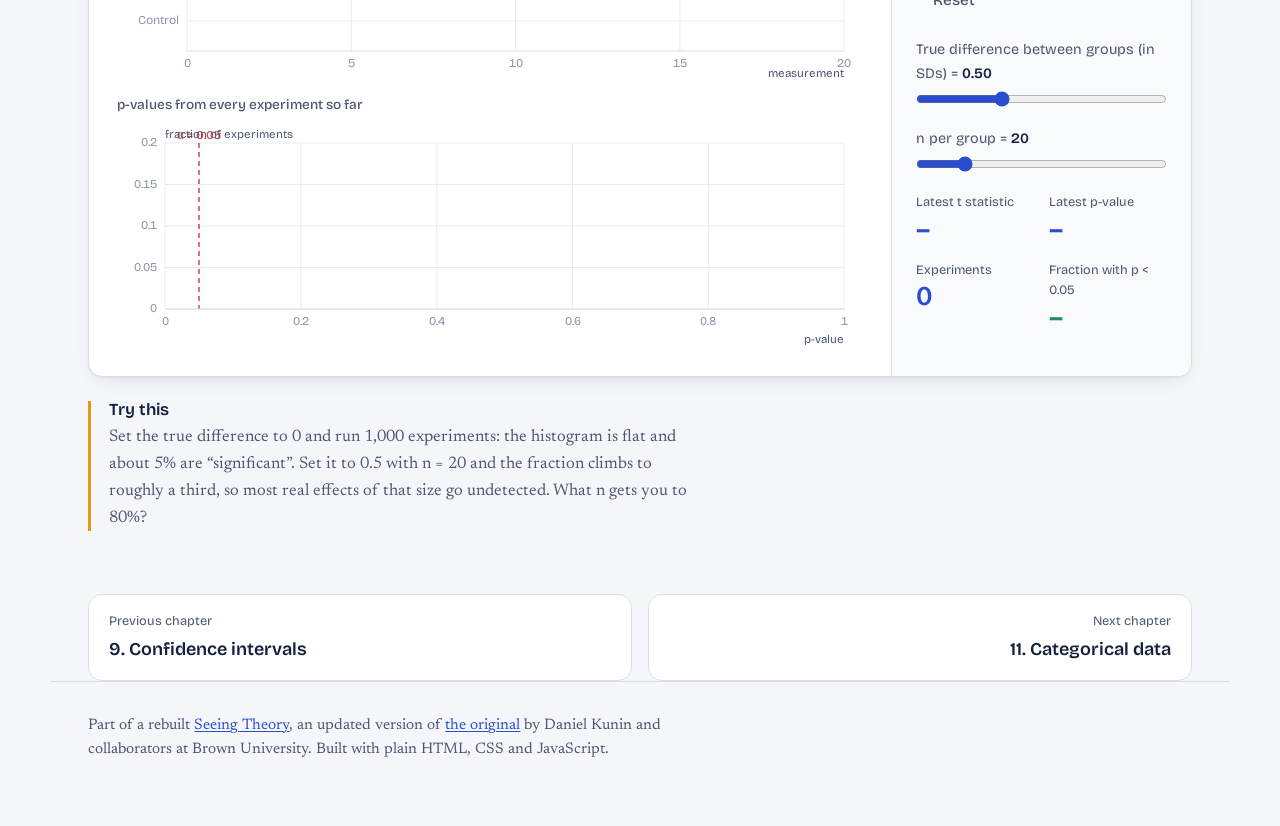
<file: hypothesis-testing.html>
<!doctype html>
<html lang="en">
<head>
<meta charset="utf-8">
<meta name="viewport" content="width=device-width, initial-scale=1">
<title>Hypothesis Testing · Seeing Theory</title>
<meta name="description" content="Null distributions and p-values, Type I and Type II errors, statistical power, and what a t-test looks like when you run it a thousand times.">
<meta name="color-scheme" content="light dark">
<link rel="preconnect" href="https://fonts.googleapis.com">
<link rel="preconnect" href="https://fonts.gstatic.com" crossorigin>
<link href="https://fonts.googleapis.com/css2?family=Bricolage+Grotesque:opsz,wght@12..96,400..800&family=Newsreader:ital,opsz,wght@0,6..72,400;0,6..72,500;1,6..72,400&display=swap" rel="stylesheet">
<link rel="stylesheet" href="css/style.css">
<link rel="stylesheet" href="css/labs.css">
<link rel="icon" href="favicon.svg">
</head>
<body>
<header class="topbar"></header>
<main id="top">
  <section class="chapter-head">
    <div>
      <p class="hero-kicker">Probability &amp; Statistics 2 · Chapter 10</p>
      <h1>Hypothesis testing</h1>
      <p class="lead">Is the effect real, or could chance alone have produced it? A hypothesis test answers by asking how surprising the data would be if there were no effect at all.</p>
    </div>
    <div><p class="chapter-toc-label">In this chapter</p><ol class="chapter-toc"></ol></div>
  </section>

  <section class="concept" id="p-values" data-nav="p-values">
    <div class="prose">
      <h2>Null distributions and p-values</h2>
      <p>A test begins with a <em>null hypothesis</em> H₀, the sceptical position: the coin is fair, the drug does nothing, the two groups have the same mean. Assuming H₀, we know the sampling distribution of our test statistic, the <em>null distribution</em>. Then we compute the statistic from the data and ask where it falls.</p>
      <p>The <em>p-value</em> is the probability, if H₀ were true, of a statistic at least as extreme as the one observed. A small p-value means the data would be surprising under H₀, which counts as evidence against it. By convention we <em>reject</em> H₀ when p falls below a preset <em>significance level</em> α, often 0.05. The p-value is not the probability that H₀ is true; it is the probability of the data given H₀, a distinction that Bayes' theorem in chapter 14 makes precise.</p>
    </div>
    <div class="lab" data-lab="pvalue"></div>
    <aside class="try">
      <h3>Try this</h3>
      <p>Set z = 1.8. Two-sided, p = 0.072: not significant at 0.05. Right-tailed, p = 0.036: significant. The same data, two answers, which is why the alternative must be chosen before looking at the data.</p>
    </aside>
  </section>

  <section class="concept" id="errors-power" data-nav="Errors & power">
    <div class="prose">
      <h2>Type I and Type II errors, and power</h2>
      <p>A test can fail in two ways. Rejecting H₀ when it is true is a <em>Type I error</em>; its probability is exactly α, by construction. Failing to reject H₀ when it is false is a <em>Type II error</em>, with probability β. The <em>power</em> of a test, 1 − β, is the probability of detecting an effect that is really there.</p>
      <p>Power depends on three things: the size of the true effect δ, the noise σ, and the sample size n. Small effects in noisy data need large samples. Lowering α to guard against false alarms raises β, so the two errors trade off; only more data improves both. Planning a study means choosing n so that power is adequate, typically 80% or more, for the smallest effect worth finding.</p>
    </div>
    <div class="lab" data-lab="power"></div>
    <aside class="try">
      <h3>Try this</h3>
      <p>With δ = 0.8, σ = 1 and n = 10, power is about 80%. Halve the effect to 0.4 and power drops to about 35%; find the n that brings it back to 80%. Then set δ = 0 and notice that the “power” equals α: with no effect, rejections are false alarms.</p>
    </aside>
  </section>

  <section class="concept" id="t-test" data-nav="The t-test">
    <div class="prose">
      <h2>The t-test in practice</h2>
      <p>The most common test compares two group means. With samples of size n from each group, the two-sample <em>t statistic</em> divides the difference in means by its standard error, and under H₀ it follows a t distribution with 2n − 2 degrees of freedom. The lab runs whole experiments: it draws two groups, computes t and p, and keeps a histogram of the p-values across many repetitions.</p>
      <p>That histogram is the most instructive picture in this chapter. When there is no effect, p-values are <em>uniform</em> on [0, 1]: 5% of null experiments give p &lt; 0.05, which is what α means. When there is an effect, p-values crowd toward 0, and the fraction below 0.05 is the power. Running many tests and reporting the ones that came out significant is how false discoveries are manufactured.</p>
    </div>
    <div class="lab" data-lab="ttest"></div>
    <aside class="try">
      <h3>Try this</h3>
      <p>Set the true difference to 0 and run 1,000 experiments: the histogram is flat and about 5% are “significant”. Set it to 0.5 with n = 20 and the fraction climbs to roughly a third, so most real effects of that size go undetected. What n gets you to 80%?</p>
    </aside>
  </section>

  <nav class="pager" aria-label="Chapter navigation"></nav>
</main>
<footer class="footer">
  <p>Part of a rebuilt <a href="index.html">Seeing Theory</a>, an updated version of <a href="https://github.com/seeingtheory/Seeing-Theory">the original</a> by Daniel Kunin and collaborators at Brown University. Built with plain HTML, CSS and JavaScript.</p>
</footer>
<script src="js/core.js"></script>
<script src="js/stats.js"></script>
<script src="js/nav.js"></script>
<script src="js/labs-prob.js"></script>
<script src="js/labs-stat.js"></script>
<script>ST.initNav(); ST.mountLabs();</script>
</body>
</html>
</file>
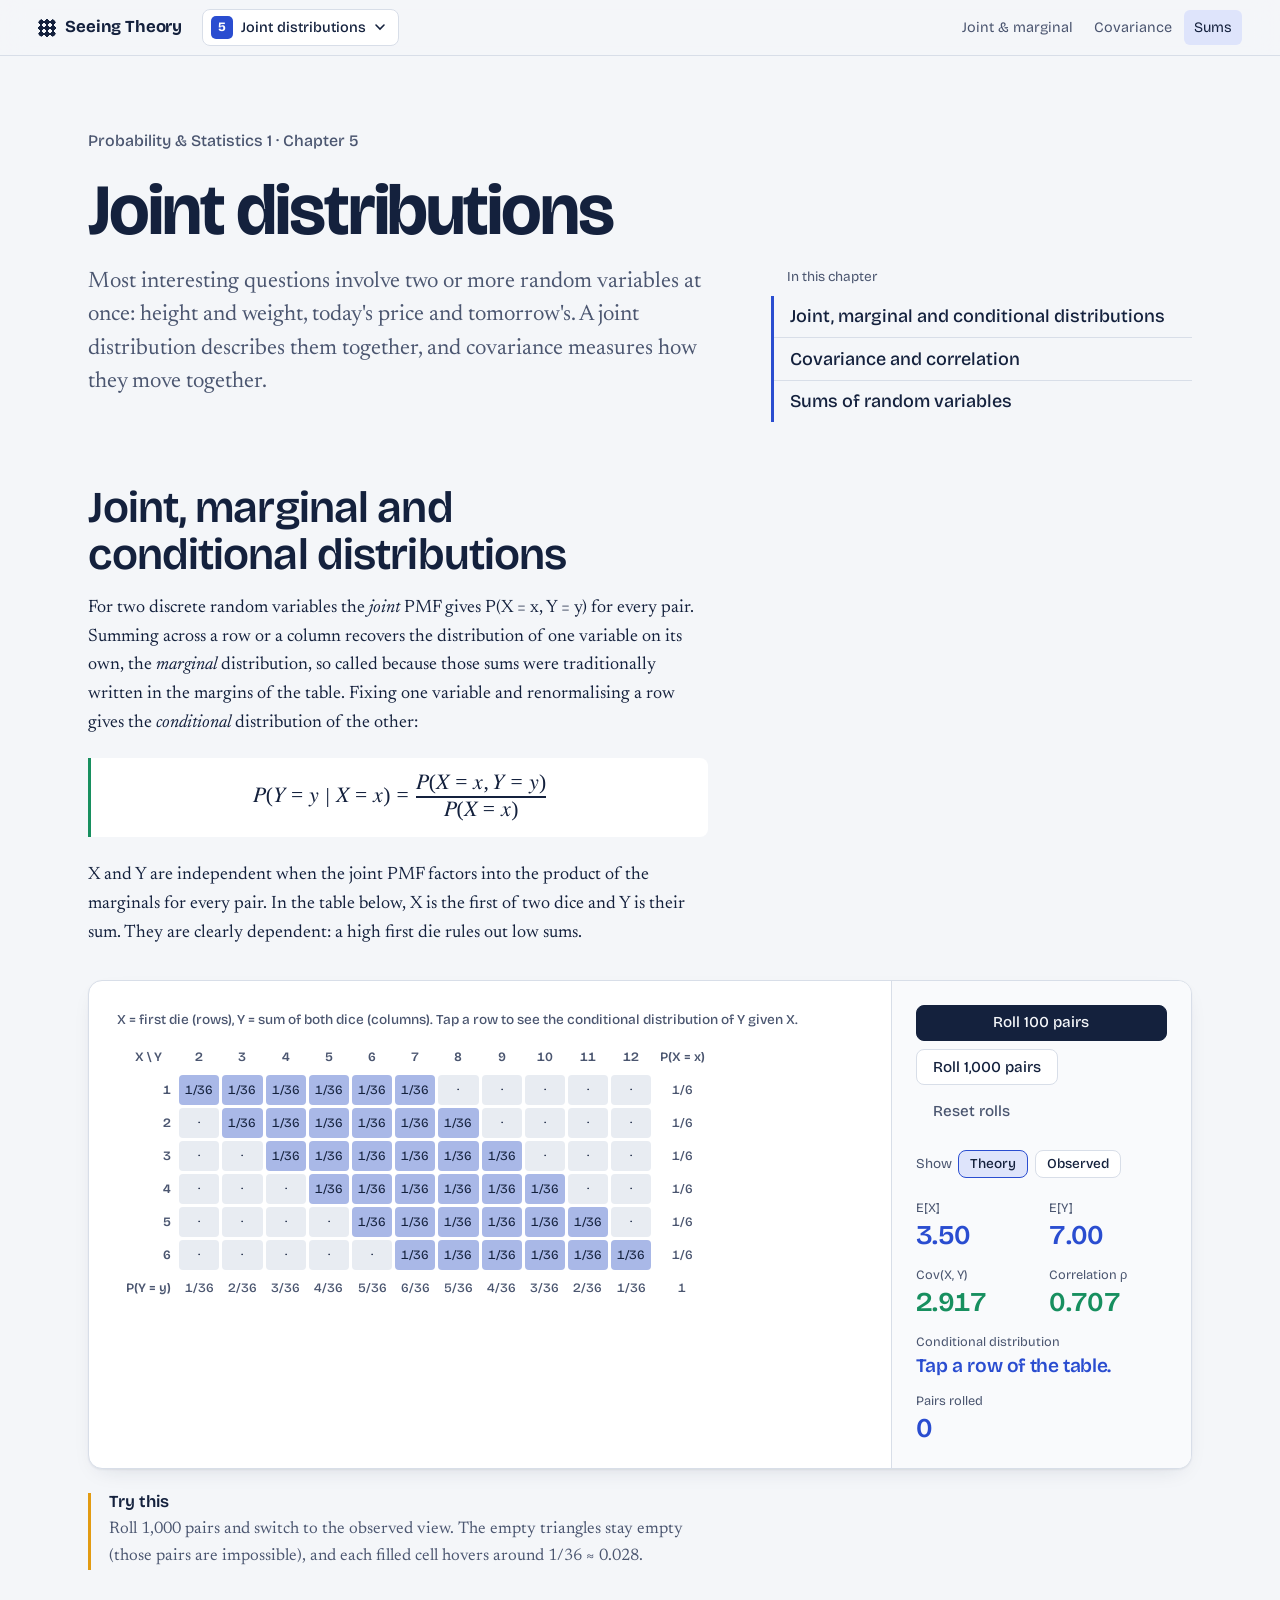
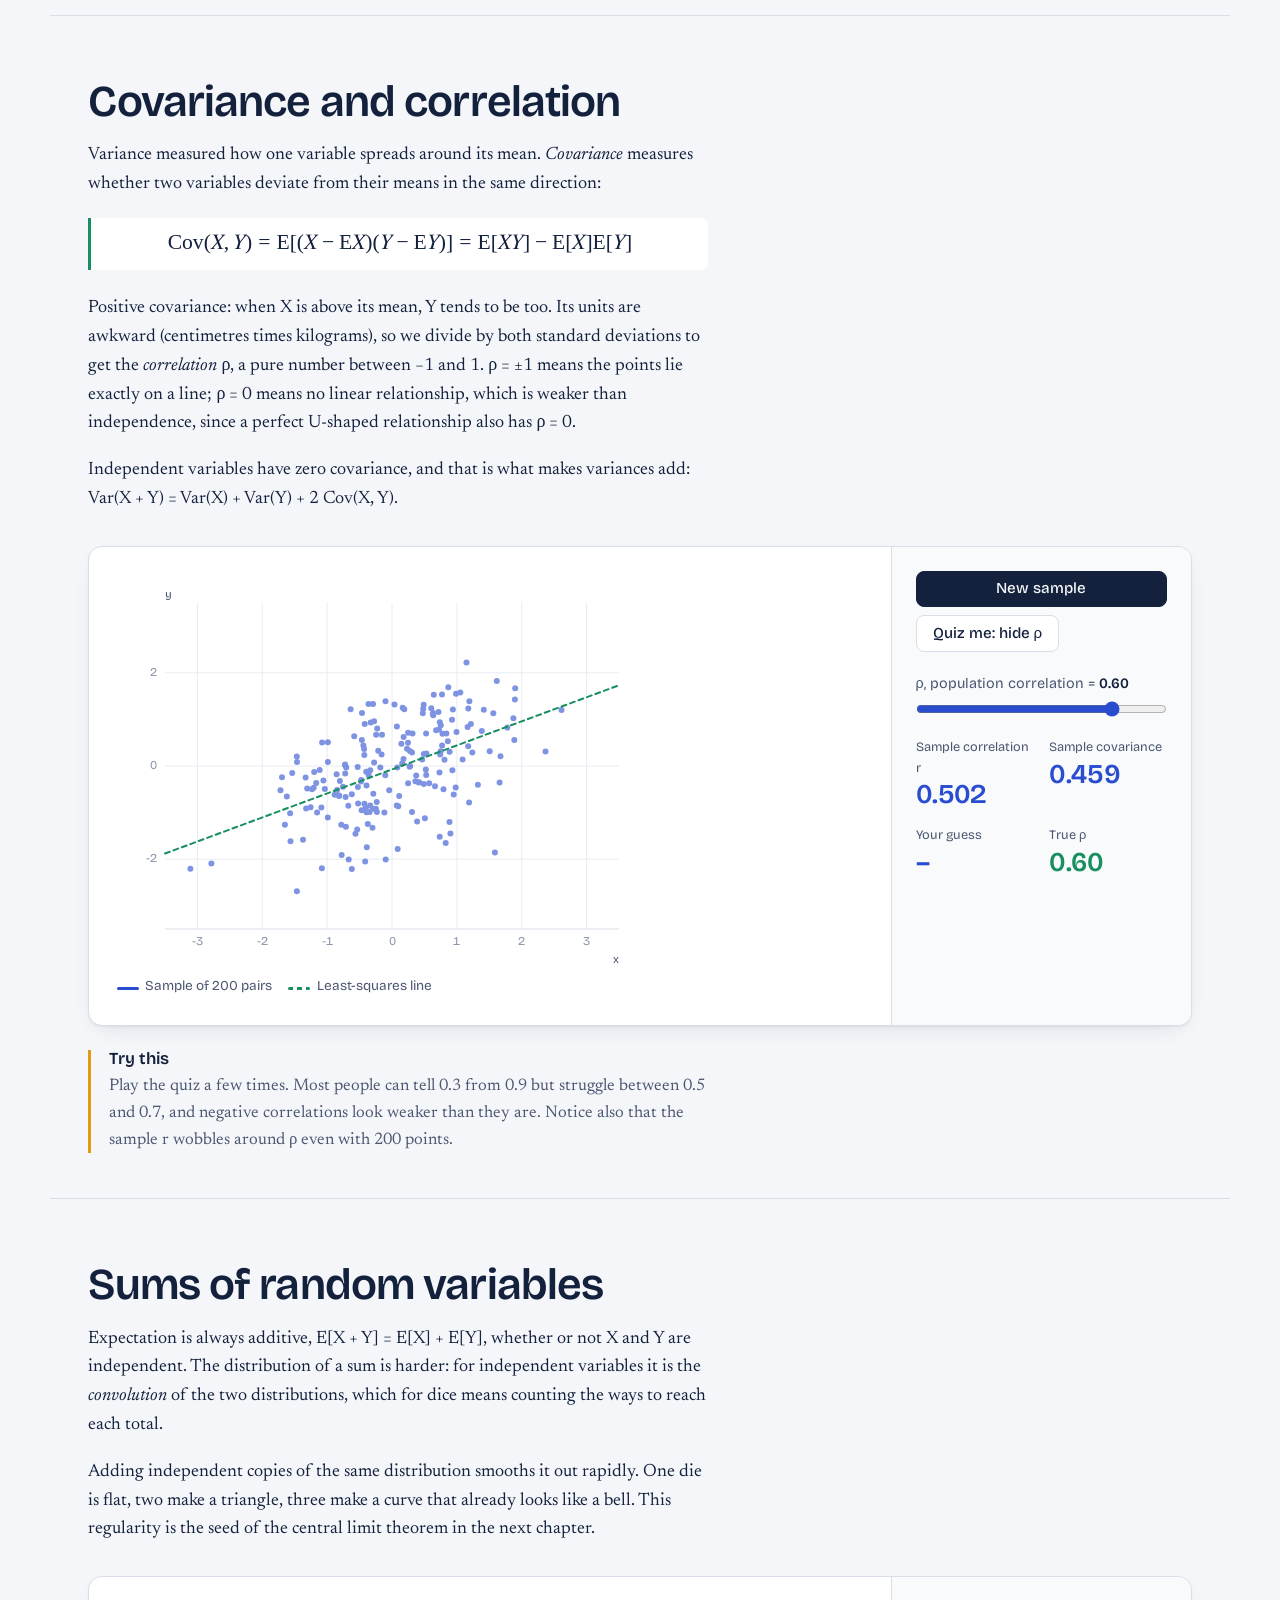
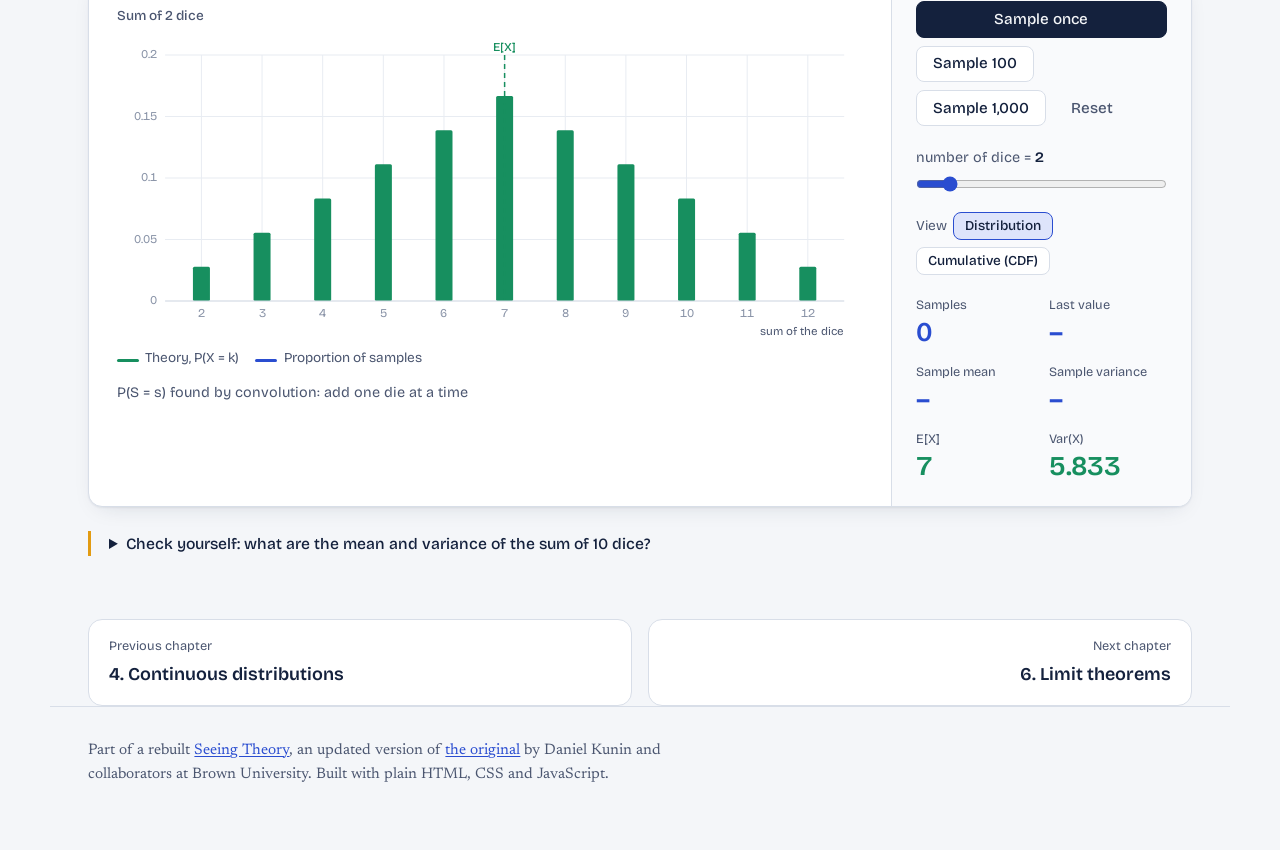
<file: joint-distributions.html>
<!doctype html>
<html lang="en">
<head>
<meta charset="utf-8">
<meta name="viewport" content="width=device-width, initial-scale=1">
<title>Joint Distributions · Seeing Theory</title>
<meta name="description" content="Joint and marginal distributions, conditional distributions, covariance and correlation, and sums of random variables.">
<meta name="color-scheme" content="light dark">
<link rel="preconnect" href="https://fonts.googleapis.com">
<link rel="preconnect" href="https://fonts.gstatic.com" crossorigin>
<link href="https://fonts.googleapis.com/css2?family=Bricolage+Grotesque:opsz,wght@12..96,400..800&family=Newsreader:ital,opsz,wght@0,6..72,400;0,6..72,500;1,6..72,400&display=swap" rel="stylesheet">
<link rel="stylesheet" href="css/style.css">
<link rel="stylesheet" href="css/labs.css">
<link rel="icon" href="favicon.svg">
</head>
<body>
<header class="topbar"></header>
<main id="top">
  <section class="chapter-head">
    <div>
      <p class="hero-kicker">Probability &amp; Statistics 1 · Chapter 5</p>
      <h1>Joint distributions</h1>
      <p class="lead">Most interesting questions involve two or more random variables at once: height and weight, today's price and tomorrow's. A joint distribution describes them together, and covariance measures how they move together.</p>
    </div>
    <div><p class="chapter-toc-label">In this chapter</p><ol class="chapter-toc"></ol></div>
  </section>

  <section class="concept" id="joint-marginal" data-nav="Joint & marginal">
    <div class="prose">
      <h2>Joint, marginal and conditional distributions</h2>
      <p>For two discrete random variables the <em>joint</em> PMF gives P(X = x, Y = y) for every pair. Summing across a row or a column recovers the distribution of one variable on its own, the <em>marginal</em> distribution, so called because those sums were traditionally written in the margins of the table. Fixing one variable and renormalising a row gives the <em>conditional</em> distribution of the other:</p>
      <div class="math"><math display="block"><mrow><mi>P</mi><mo>(</mo><mi>Y</mi><mo>=</mo><mi>y</mi><mo>|</mo><mi>X</mi><mo>=</mo><mi>x</mi><mo>)</mo><mo>=</mo><mfrac><mrow><mi>P</mi><mo>(</mo><mi>X</mi><mo>=</mo><mi>x</mi><mo>,</mo><mi>Y</mi><mo>=</mo><mi>y</mi><mo>)</mo></mrow><mrow><mi>P</mi><mo>(</mo><mi>X</mi><mo>=</mo><mi>x</mi><mo>)</mo></mrow></mfrac></mrow></math></div>
      <p>X and Y are independent when the joint PMF factors into the product of the marginals for every pair. In the table below, X is the first of two dice and Y is their sum. They are clearly dependent: a high first die rules out low sums.</p>
    </div>
    <div class="lab" data-lab="joint"></div>
    <aside class="try">
      <h3>Try this</h3>
      <p>Roll 1,000 pairs and switch to the observed view. The empty triangles stay empty (those pairs are impossible), and each filled cell hovers around 1/36 ≈ 0.028.</p>
    </aside>
  </section>

  <section class="concept" id="covariance" data-nav="Covariance">
    <div class="prose">
      <h2>Covariance and correlation</h2>
      <p>Variance measured how one variable spreads around its mean. <em>Covariance</em> measures whether two variables deviate from their means in the same direction:</p>
      <div class="math"><math display="block"><mrow><mi mathvariant="normal">Cov</mi><mo>(</mo><mi>X</mi><mo>,</mo><mi>Y</mi><mo>)</mo><mo>=</mo><mi mathvariant="normal">E</mi><mo>[</mo><mo>(</mo><mi>X</mi><mo>−</mo><mi mathvariant="normal">E</mi><mi>X</mi><mo>)</mo><mo>(</mo><mi>Y</mi><mo>−</mo><mi mathvariant="normal">E</mi><mi>Y</mi><mo>)</mo><mo>]</mo><mo>=</mo><mi mathvariant="normal">E</mi><mo>[</mo><mi>X</mi><mi>Y</mi><mo>]</mo><mo>−</mo><mi mathvariant="normal">E</mi><mo>[</mo><mi>X</mi><mo>]</mo><mi mathvariant="normal">E</mi><mo>[</mo><mi>Y</mi><mo>]</mo></mrow></math></div>
      <p>Positive covariance: when X is above its mean, Y tends to be too. Its units are awkward (centimetres times kilograms), so we divide by both standard deviations to get the <em>correlation</em> ρ, a pure number between −1 and 1. ρ = ±1 means the points lie exactly on a line; ρ = 0 means no linear relationship, which is weaker than independence, since a perfect U-shaped relationship also has ρ = 0.</p>
      <p>Independent variables have zero covariance, and that is what makes variances add: Var(X + Y) = Var(X) + Var(Y) + 2 Cov(X, Y).</p>
    </div>
    <div class="lab" data-lab="correlation"></div>
    <aside class="try">
      <h3>Try this</h3>
      <p>Play the quiz a few times. Most people can tell 0.3 from 0.9 but struggle between 0.5 and 0.7, and negative correlations look weaker than they are. Notice also that the sample r wobbles around ρ even with 200 points.</p>
    </aside>
  </section>

  <section class="concept" id="sums" data-nav="Sums">
    <div class="prose">
      <h2>Sums of random variables</h2>
      <p>Expectation is always additive, E[X + Y] = E[X] + E[Y], whether or not X and Y are independent. The distribution of a sum is harder: for independent variables it is the <em>convolution</em> of the two distributions, which for dice means counting the ways to reach each total.</p>
      <p>Adding independent copies of the same distribution smooths it out rapidly. One die is flat, two make a triangle, three make a curve that already looks like a bell. This regularity is the seed of the central limit theorem in the next chapter.</p>
    </div>
    <div class="lab" data-lab="dist" data-dist="dicesum"></div>
    <aside class="try">
      <details>
        <summary>Check yourself: what are the mean and variance of the sum of 10 dice?</summary>
        <p>One die has mean 3.5 and variance 35/12 ≈ 2.917. Means add and, for independent dice, so do variances: mean 35, variance 29.17, standard deviation 5.4. Set the slider to 10 and compare.</p>
      </details>
    </aside>
  </section>

  <nav class="pager" aria-label="Chapter navigation"></nav>
</main>
<footer class="footer">
  <p>Part of a rebuilt <a href="index.html">Seeing Theory</a>, an updated version of <a href="https://github.com/seeingtheory/Seeing-Theory">the original</a> by Daniel Kunin and collaborators at Brown University. Built with plain HTML, CSS and JavaScript.</p>
</footer>
<script src="js/core.js"></script>
<script src="js/stats.js"></script>
<script src="js/nav.js"></script>
<script src="js/labs-prob.js"></script>
<script src="js/labs-stat.js"></script>
<script>ST.initNav(); ST.mountLabs();</script>
</body>
</html>
</file>
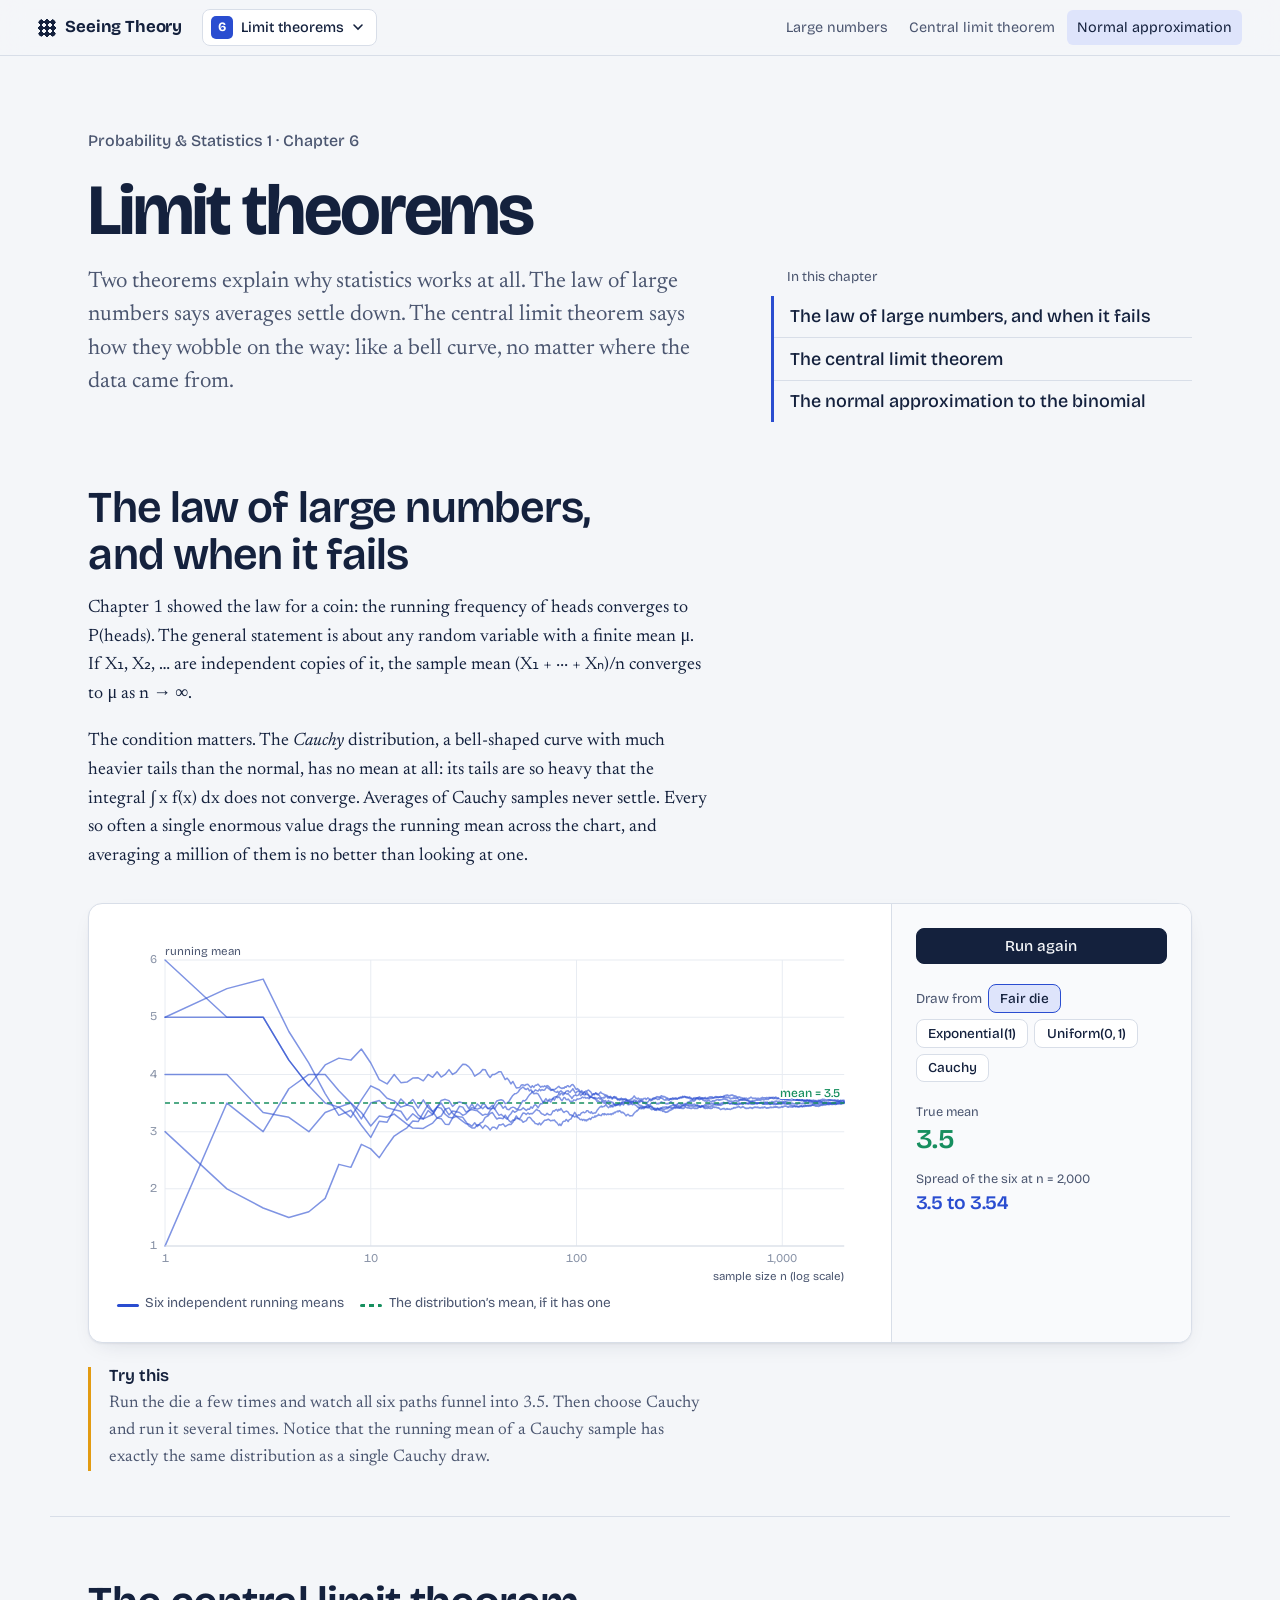
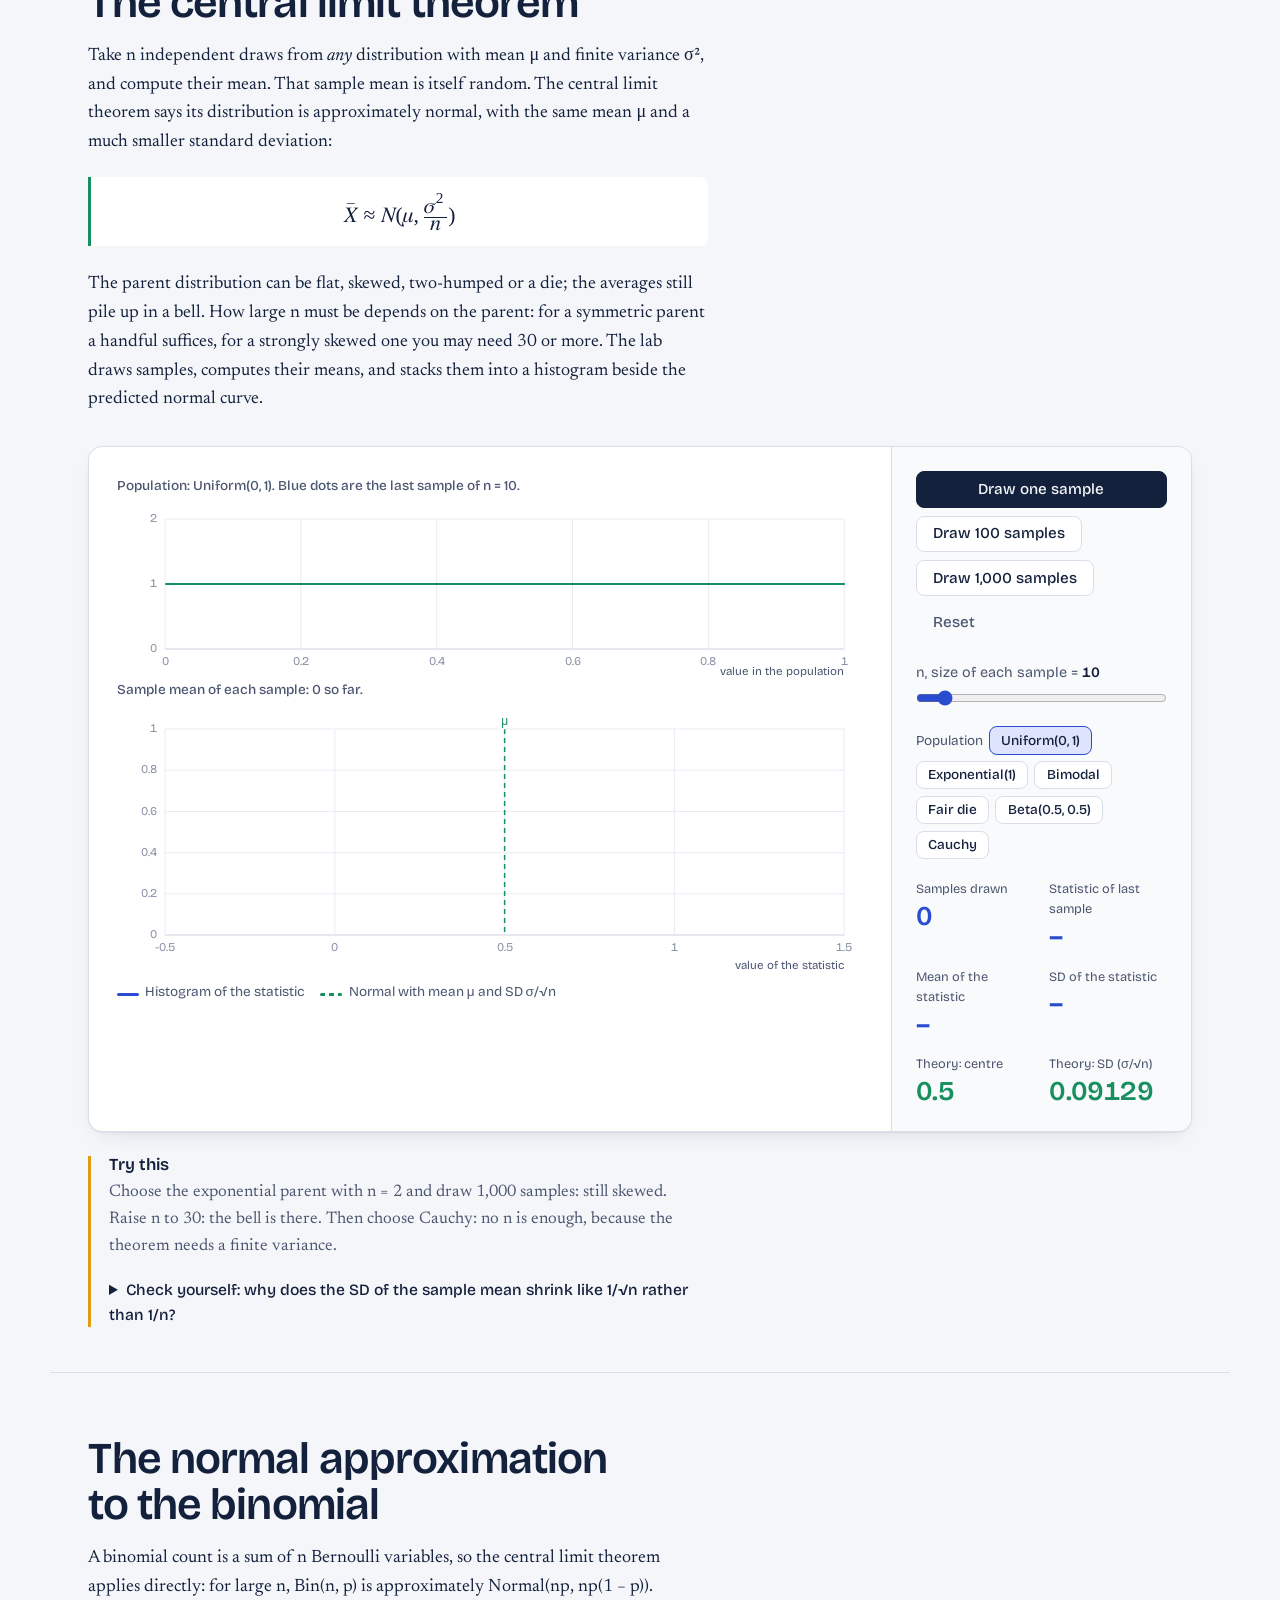
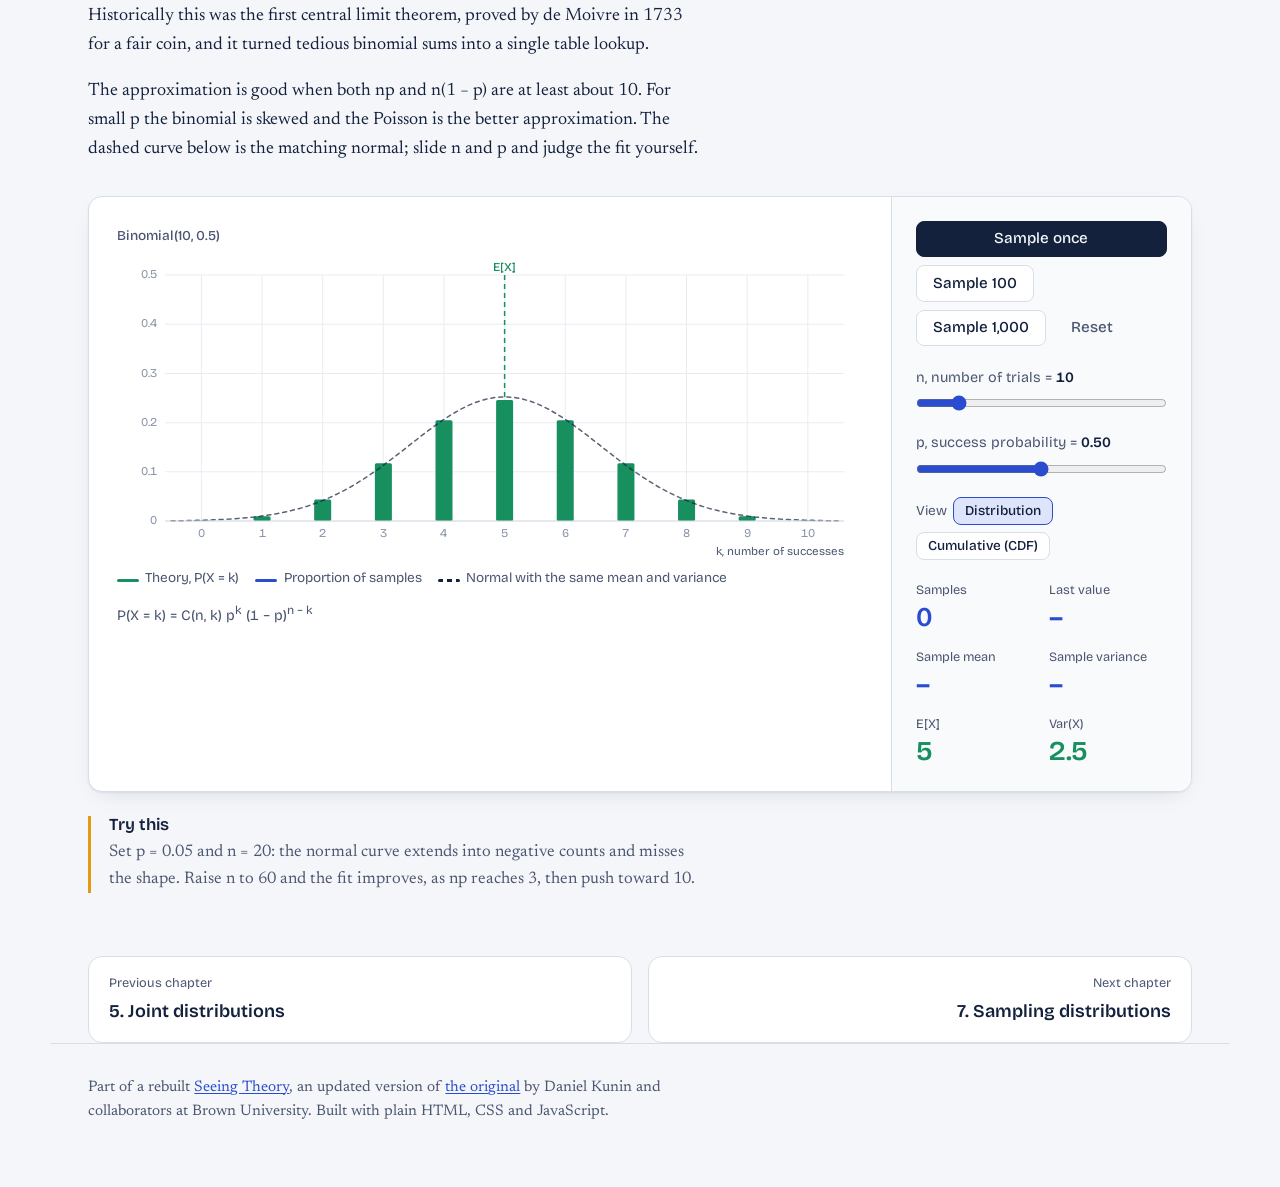
<file: limit-theorems.html>
<!doctype html>
<html lang="en">
<head>
<meta charset="utf-8">
<meta name="viewport" content="width=device-width, initial-scale=1">
<title>Limit Theorems · Seeing Theory</title>
<meta name="description" content="The law of large numbers, including a distribution for which it fails, the central limit theorem, and the normal approximation to the binomial.">
<meta name="color-scheme" content="light dark">
<link rel="preconnect" href="https://fonts.googleapis.com">
<link rel="preconnect" href="https://fonts.gstatic.com" crossorigin>
<link href="https://fonts.googleapis.com/css2?family=Bricolage+Grotesque:opsz,wght@12..96,400..800&family=Newsreader:ital,opsz,wght@0,6..72,400;0,6..72,500;1,6..72,400&display=swap" rel="stylesheet">
<link rel="stylesheet" href="css/style.css">
<link rel="stylesheet" href="css/labs.css">
<link rel="icon" href="favicon.svg">
</head>
<body>
<header class="topbar"></header>
<main id="top">
  <section class="chapter-head">
    <div>
      <p class="hero-kicker">Probability &amp; Statistics 1 · Chapter 6</p>
      <h1>Limit theorems</h1>
      <p class="lead">Two theorems explain why statistics works at all. The law of large numbers says averages settle down. The central limit theorem says how they wobble on the way: like a bell curve, no matter where the data came from.</p>
    </div>
    <div><p class="chapter-toc-label">In this chapter</p><ol class="chapter-toc"></ol></div>
  </section>

  <section class="concept" id="lln" data-nav="Large numbers">
    <div class="prose">
      <h2>The law of large numbers, and when it fails</h2>
      <p>Chapter 1 showed the law for a coin: the running frequency of heads converges to P(heads). The general statement is about any random variable with a finite mean μ. If X₁, X₂, … are independent copies of it, the sample mean (X₁ + ··· + Xₙ)/n converges to μ as n → ∞.</p>
      <p>The condition matters. The <em>Cauchy</em> distribution, a bell-shaped curve with much heavier tails than the normal, has no mean at all: its tails are so heavy that the integral ∫ x f(x) dx does not converge. Averages of Cauchy samples never settle. Every so often a single enormous value drags the running mean across the chart, and averaging a million of them is no better than looking at one.</p>
    </div>
    <div class="lab" data-lab="lln"></div>
    <aside class="try">
      <h3>Try this</h3>
      <p>Run the die a few times and watch all six paths funnel into 3.5. Then choose Cauchy and run it several times. Notice that the running mean of a Cauchy sample has exactly the same distribution as a single Cauchy draw.</p>
    </aside>
  </section>

  <section class="concept" id="clt" data-nav="Central limit theorem">
    <div class="prose">
      <h2>The central limit theorem</h2>
      <p>Take n independent draws from <em>any</em> distribution with mean μ and finite variance σ², and compute their mean. That sample mean is itself random. The central limit theorem says its distribution is approximately normal, with the same mean μ and a much smaller standard deviation:</p>
      <div class="math"><math display="block"><mrow><mover><mi>X</mi><mo>¯</mo></mover><mo>≈</mo><mi>N</mi><mrow><mo>(</mo><mi>μ</mi><mo>,</mo><mfrac><msup><mi>σ</mi><mn>2</mn></msup><mi>n</mi></mfrac><mo>)</mo></mrow></mrow></math></div>
      <p>The parent distribution can be flat, skewed, two-humped or a die; the averages still pile up in a bell. How large n must be depends on the parent: for a symmetric parent a handful suffices, for a strongly skewed one you may need 30 or more. The lab draws samples, computes their means, and stacks them into a histogram beside the predicted normal curve.</p>
    </div>
    <div class="lab" data-lab="clt" data-n="10"></div>
    <aside class="try">
      <h3>Try this</h3>
      <p>Choose the exponential parent with n = 2 and draw 1,000 samples: still skewed. Raise n to 30: the bell is there. Then choose Cauchy: no n is enough, because the theorem needs a finite variance.</p>
      <details>
        <summary>Check yourself: why does the SD of the sample mean shrink like 1/√n rather than 1/n?</summary>
        <p>Variances of independent terms add. The sum of n terms has variance nσ², so the mean has variance nσ²/n² = σ²/n, and standard deviation σ/√n. Quadrupling the sample halves the spread.</p>
      </details>
    </aside>
  </section>

  <section class="concept" id="normal-approximation" data-nav="Normal approximation">
    <div class="prose">
      <h2>The normal approximation to the binomial</h2>
      <p>A binomial count is a sum of n Bernoulli variables, so the central limit theorem applies directly: for large n, Bin(n, p) is approximately Normal(np, np(1 − p)). Historically this was the first central limit theorem, proved by de Moivre in 1733 for a fair coin, and it turned tedious binomial sums into a single table lookup.</p>
      <p>The approximation is good when both np and n(1 − p) are at least about 10. For small p the binomial is skewed and the Poisson is the better approximation. The dashed curve below is the matching normal; slide n and p and judge the fit yourself.</p>
    </div>
    <div class="lab" data-lab="dist" data-dist="binomial" data-overlay="normal"></div>
    <aside class="try">
      <h3>Try this</h3>
      <p>Set p = 0.05 and n = 20: the normal curve extends into negative counts and misses the shape. Raise n to 60 and the fit improves, as np reaches 3, then push toward 10.</p>
    </aside>
  </section>

  <nav class="pager" aria-label="Chapter navigation"></nav>
</main>
<footer class="footer">
  <p>Part of a rebuilt <a href="index.html">Seeing Theory</a>, an updated version of <a href="https://github.com/seeingtheory/Seeing-Theory">the original</a> by Daniel Kunin and collaborators at Brown University. Built with plain HTML, CSS and JavaScript.</p>
</footer>
<script src="js/core.js"></script>
<script src="js/stats.js"></script>
<script src="js/nav.js"></script>
<script src="js/labs-prob.js"></script>
<script src="js/labs-stat.js"></script>
<script>ST.initNav(); ST.mountLabs();</script>
</body>
</html>
</file>
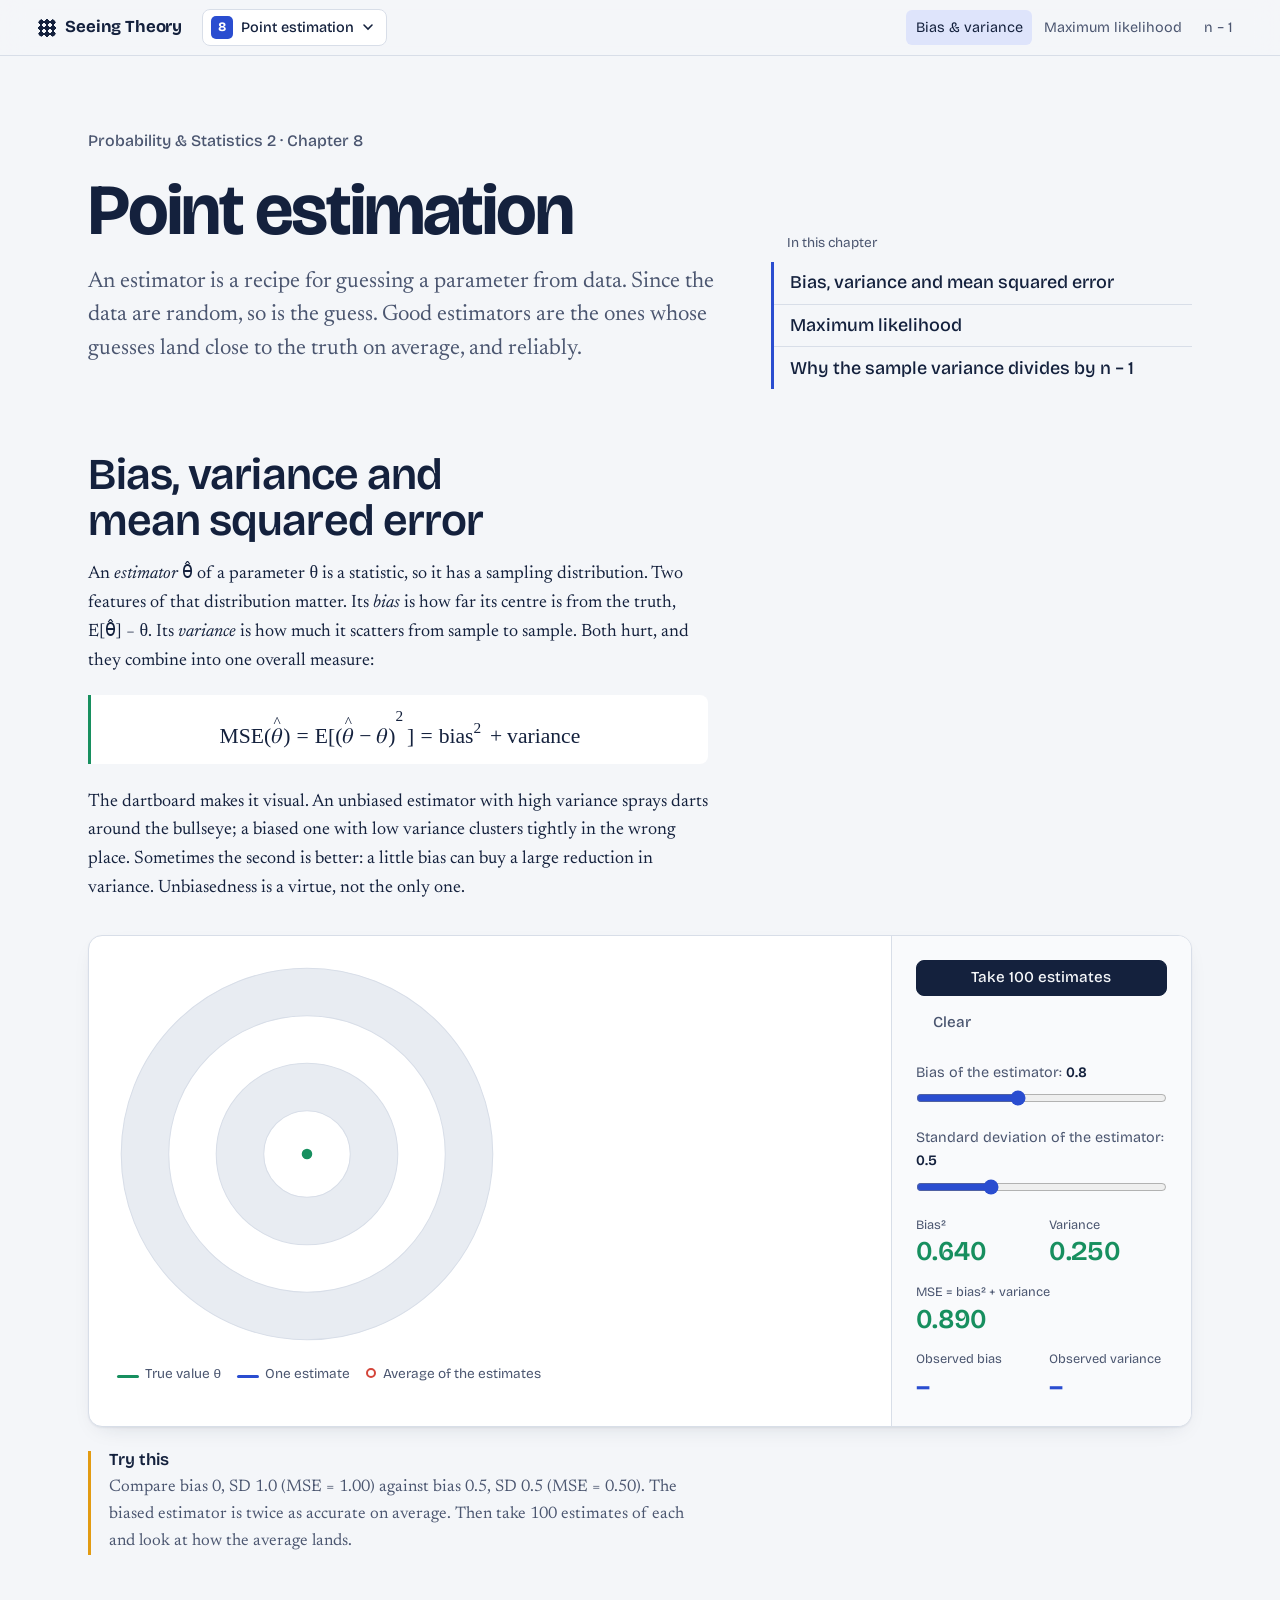
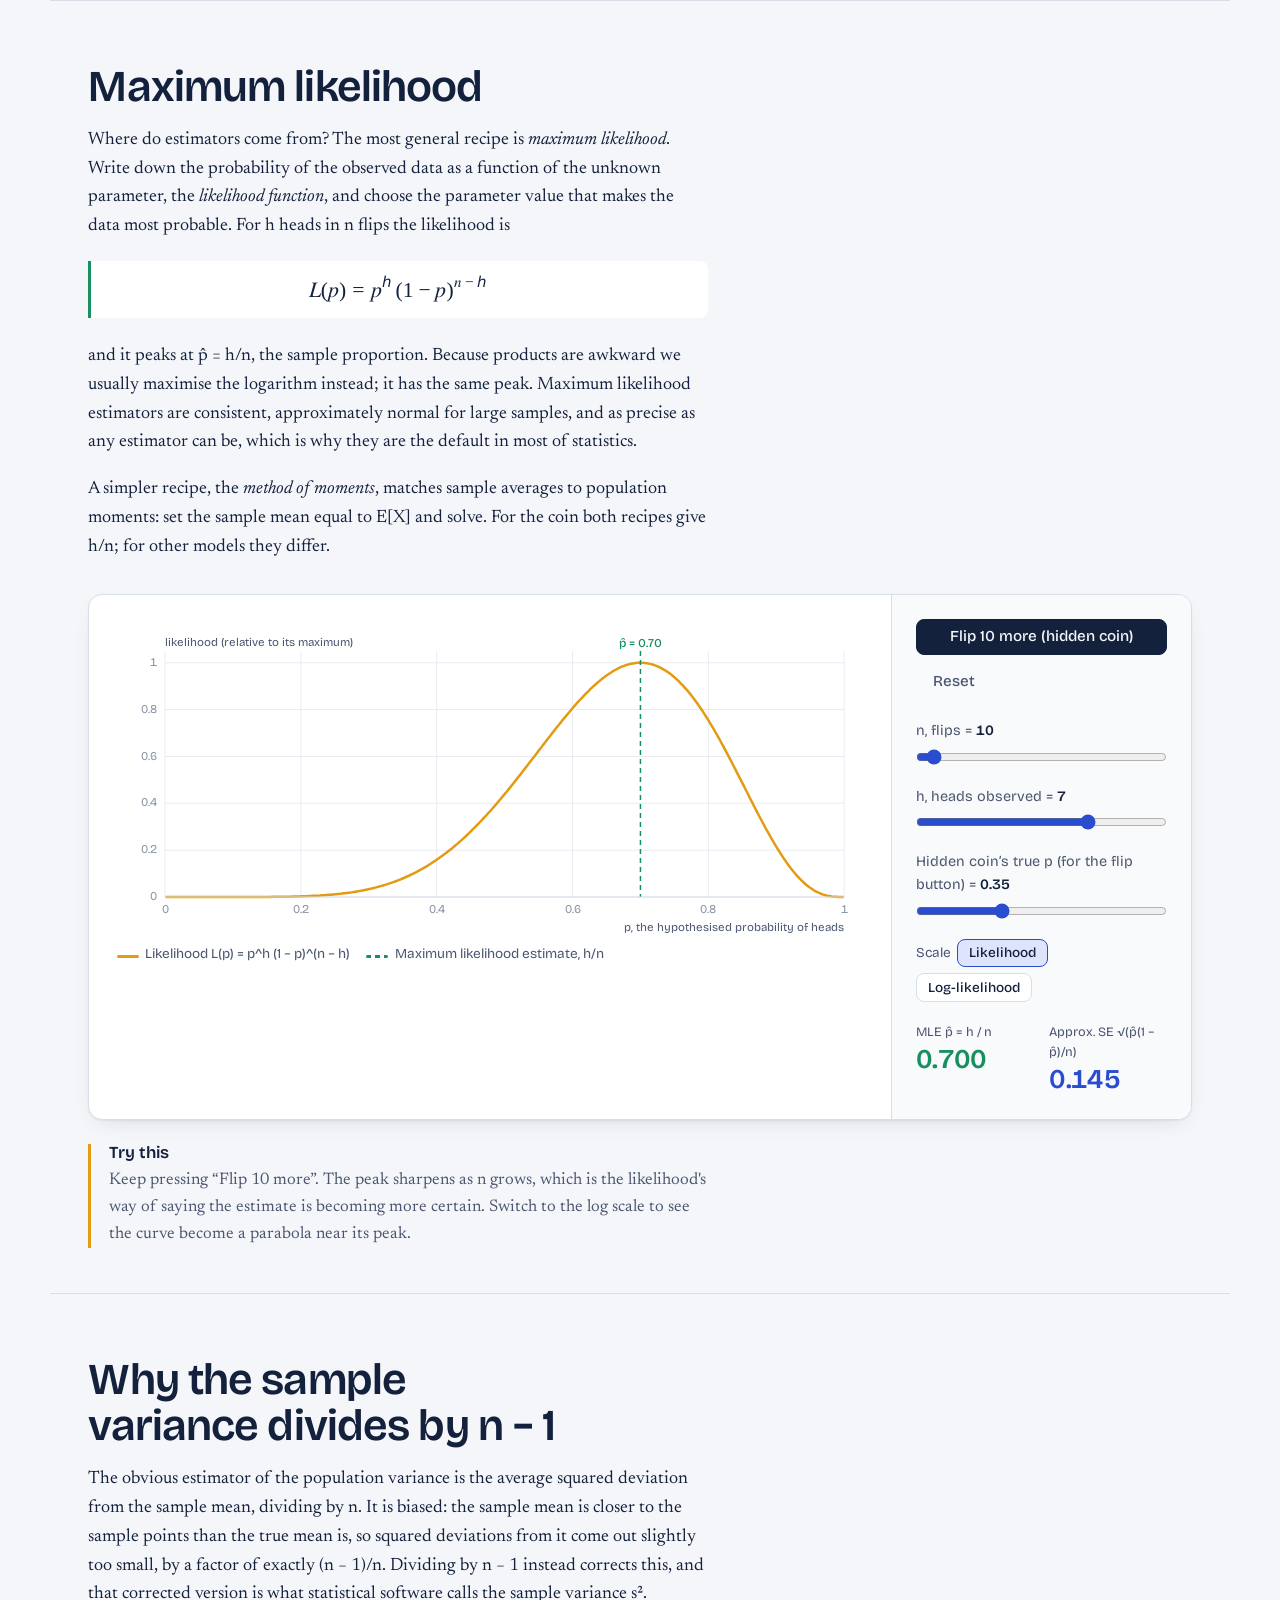
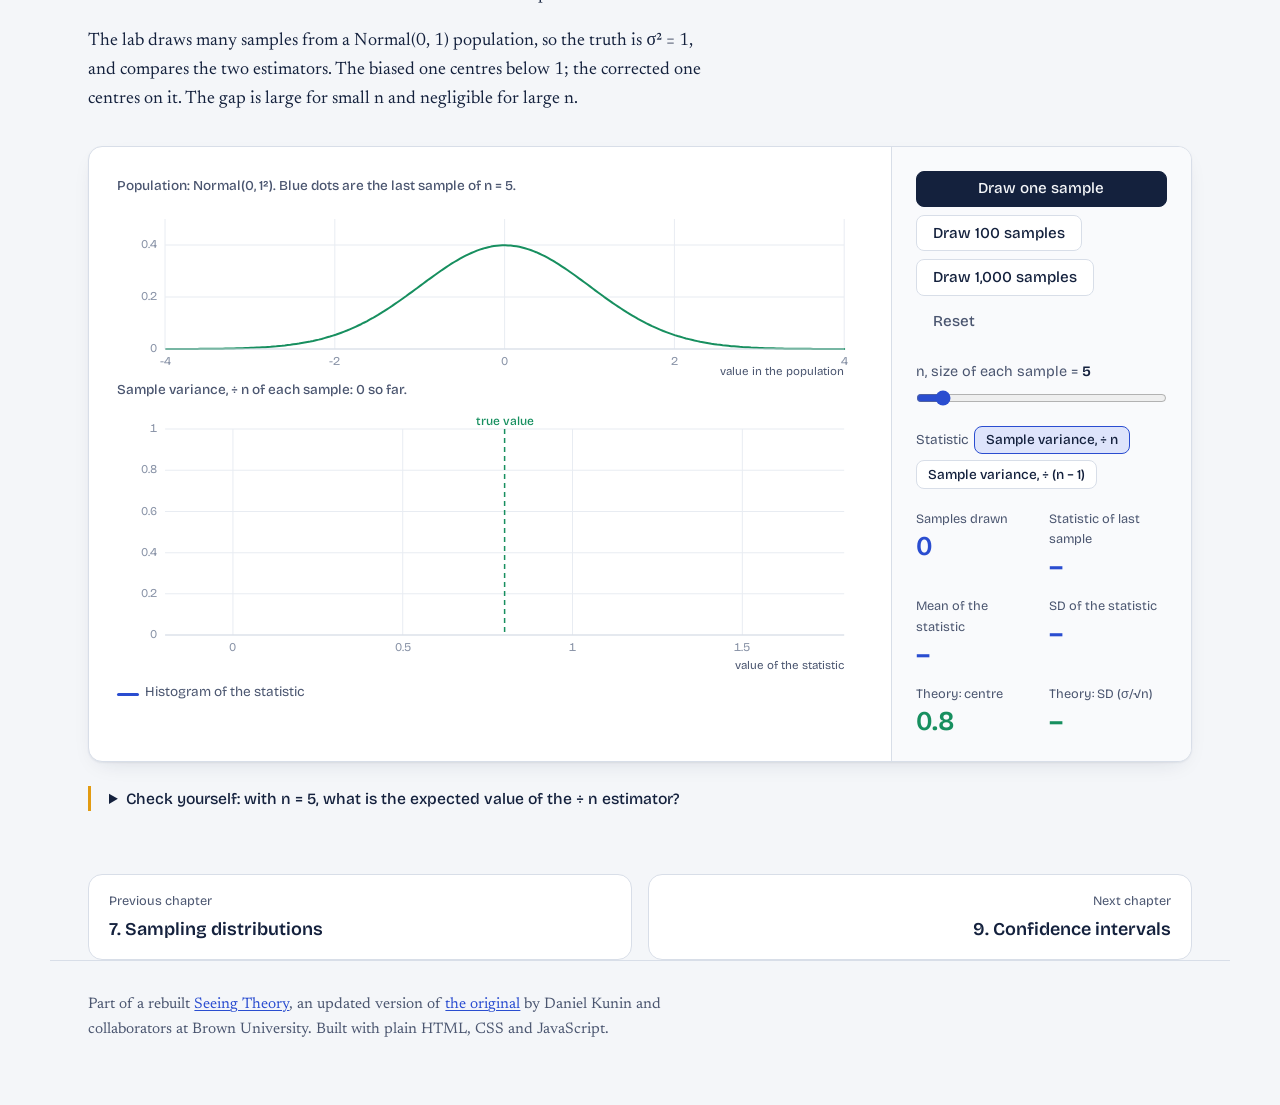
<file: point-estimation.html>
<!doctype html>
<html lang="en">
<head>
<meta charset="utf-8">
<meta name="viewport" content="width=device-width, initial-scale=1">
<title>Point Estimation · Seeing Theory</title>
<meta name="description" content="Estimators as random variables: bias, variance and mean squared error, maximum likelihood, and why the sample variance divides by n − 1.">
<meta name="color-scheme" content="light dark">
<link rel="preconnect" href="https://fonts.googleapis.com">
<link rel="preconnect" href="https://fonts.gstatic.com" crossorigin>
<link href="https://fonts.googleapis.com/css2?family=Bricolage+Grotesque:opsz,wght@12..96,400..800&family=Newsreader:ital,opsz,wght@0,6..72,400;0,6..72,500;1,6..72,400&display=swap" rel="stylesheet">
<link rel="stylesheet" href="css/style.css">
<link rel="stylesheet" href="css/labs.css">
<link rel="icon" href="favicon.svg">
</head>
<body>
<header class="topbar"></header>
<main id="top">
  <section class="chapter-head">
    <div>
      <p class="hero-kicker">Probability &amp; Statistics 2 · Chapter 8</p>
      <h1>Point estimation</h1>
      <p class="lead">An estimator is a recipe for guessing a parameter from data. Since the data are random, so is the guess. Good estimators are the ones whose guesses land close to the truth on average, and reliably.</p>
    </div>
    <div><p class="chapter-toc-label">In this chapter</p><ol class="chapter-toc"></ol></div>
  </section>

  <section class="concept" id="estimators" data-nav="Bias & variance">
    <div class="prose">
      <h2>Bias, variance and mean squared error</h2>
      <p>An <em>estimator</em> θ̂ of a parameter θ is a statistic, so it has a sampling distribution. Two features of that distribution matter. Its <em>bias</em> is how far its centre is from the truth, E[θ̂] − θ. Its <em>variance</em> is how much it scatters from sample to sample. Both hurt, and they combine into one overall measure:</p>
      <div class="math"><math display="block"><mrow><mi mathvariant="normal">MSE</mi><mo>(</mo><mover><mi>θ</mi><mo>^</mo></mover><mo>)</mo><mo>=</mo><mi mathvariant="normal">E</mi><mo>[</mo><msup><mrow><mo>(</mo><mover><mi>θ</mi><mo>^</mo></mover><mo>−</mo><mi>θ</mi><mo>)</mo></mrow><mn>2</mn></msup><mo>]</mo><mo>=</mo><msup><mi mathvariant="normal">bias</mi><mn>2</mn></msup><mo>+</mo><mi mathvariant="normal">variance</mi></mrow></math></div>
      <p>The dartboard makes it visual. An unbiased estimator with high variance sprays darts around the bullseye; a biased one with low variance clusters tightly in the wrong place. Sometimes the second is better: a little bias can buy a large reduction in variance. Unbiasedness is a virtue, not the only one.</p>
    </div>
    <div class="lab" data-lab="estimators"></div>
    <aside class="try">
      <h3>Try this</h3>
      <p>Compare bias 0, SD 1.0 (MSE = 1.00) against bias 0.5, SD 0.5 (MSE = 0.50). The biased estimator is twice as accurate on average. Then take 100 estimates of each and look at how the average lands.</p>
    </aside>
  </section>

  <section class="concept" id="maximum-likelihood" data-nav="Maximum likelihood">
    <div class="prose">
      <h2>Maximum likelihood</h2>
      <p>Where do estimators come from? The most general recipe is <em>maximum likelihood</em>. Write down the probability of the observed data as a function of the unknown parameter, the <em>likelihood function</em>, and choose the parameter value that makes the data most probable. For h heads in n flips the likelihood is</p>
      <div class="math"><math display="block"><mrow><mi>L</mi><mo>(</mo><mi>p</mi><mo>)</mo><mo>=</mo><msup><mi>p</mi><mi>h</mi></msup><msup><mrow><mo>(</mo><mn>1</mn><mo>−</mo><mi>p</mi><mo>)</mo></mrow><mrow><mi>n</mi><mo>−</mo><mi>h</mi></mrow></msup></mrow></math></div>
      <p>and it peaks at p̂ = h/n, the sample proportion. Because products are awkward we usually maximise the logarithm instead; it has the same peak. Maximum likelihood estimators are consistent, approximately normal for large samples, and as precise as any estimator can be, which is why they are the default in most of statistics.</p>
      <p>A simpler recipe, the <em>method of moments</em>, matches sample averages to population moments: set the sample mean equal to E[X] and solve. For the coin both recipes give h/n; for other models they differ.</p>
    </div>
    <div class="lab" data-lab="likelihood"></div>
    <aside class="try">
      <h3>Try this</h3>
      <p>Keep pressing “Flip 10 more”. The peak sharpens as n grows, which is the likelihood's way of saying the estimate is becoming more certain. Switch to the log scale to see the curve become a parabola near its peak.</p>
    </aside>
  </section>

  <section class="concept" id="n-minus-one" data-nav="n − 1">
    <div class="prose">
      <h2>Why the sample variance divides by n − 1</h2>
      <p>The obvious estimator of the population variance is the average squared deviation from the sample mean, dividing by n. It is biased: the sample mean is closer to the sample points than the true mean is, so squared deviations from it come out slightly too small, by a factor of exactly (n − 1)/n. Dividing by n − 1 instead corrects this, and that corrected version is what statistical software calls the sample variance s².</p>
      <p>The lab draws many samples from a Normal(0, 1) population, so the truth is σ² = 1, and compares the two estimators. The biased one centres below 1; the corrected one centres on it. The gap is large for small n and negligible for large n.</p>
    </div>
    <div class="lab" data-lab="clt" data-parents="normal" data-stats="var_n,var" data-n="5" data-nmax="50"></div>
    <aside class="try">
      <details>
        <summary>Check yourself: with n = 5, what is the expected value of the ÷ n estimator?</summary>
        <p>σ²(n − 1)/n = 1 × 4/5 = 0.8. Draw 1,000 samples and check that the mean of the estimates sits near 0.8, while the ÷ (n − 1) version sits near 1.</p>
      </details>
    </aside>
  </section>

  <nav class="pager" aria-label="Chapter navigation"></nav>
</main>
<footer class="footer">
  <p>Part of a rebuilt <a href="index.html">Seeing Theory</a>, an updated version of <a href="https://github.com/seeingtheory/Seeing-Theory">the original</a> by Daniel Kunin and collaborators at Brown University. Built with plain HTML, CSS and JavaScript.</p>
</footer>
<script src="js/core.js"></script>
<script src="js/stats.js"></script>
<script src="js/nav.js"></script>
<script src="js/labs-prob.js"></script>
<script src="js/labs-stat.js"></script>
<script>ST.initNav(); ST.mountLabs();</script>
</body>
</html>
</file>
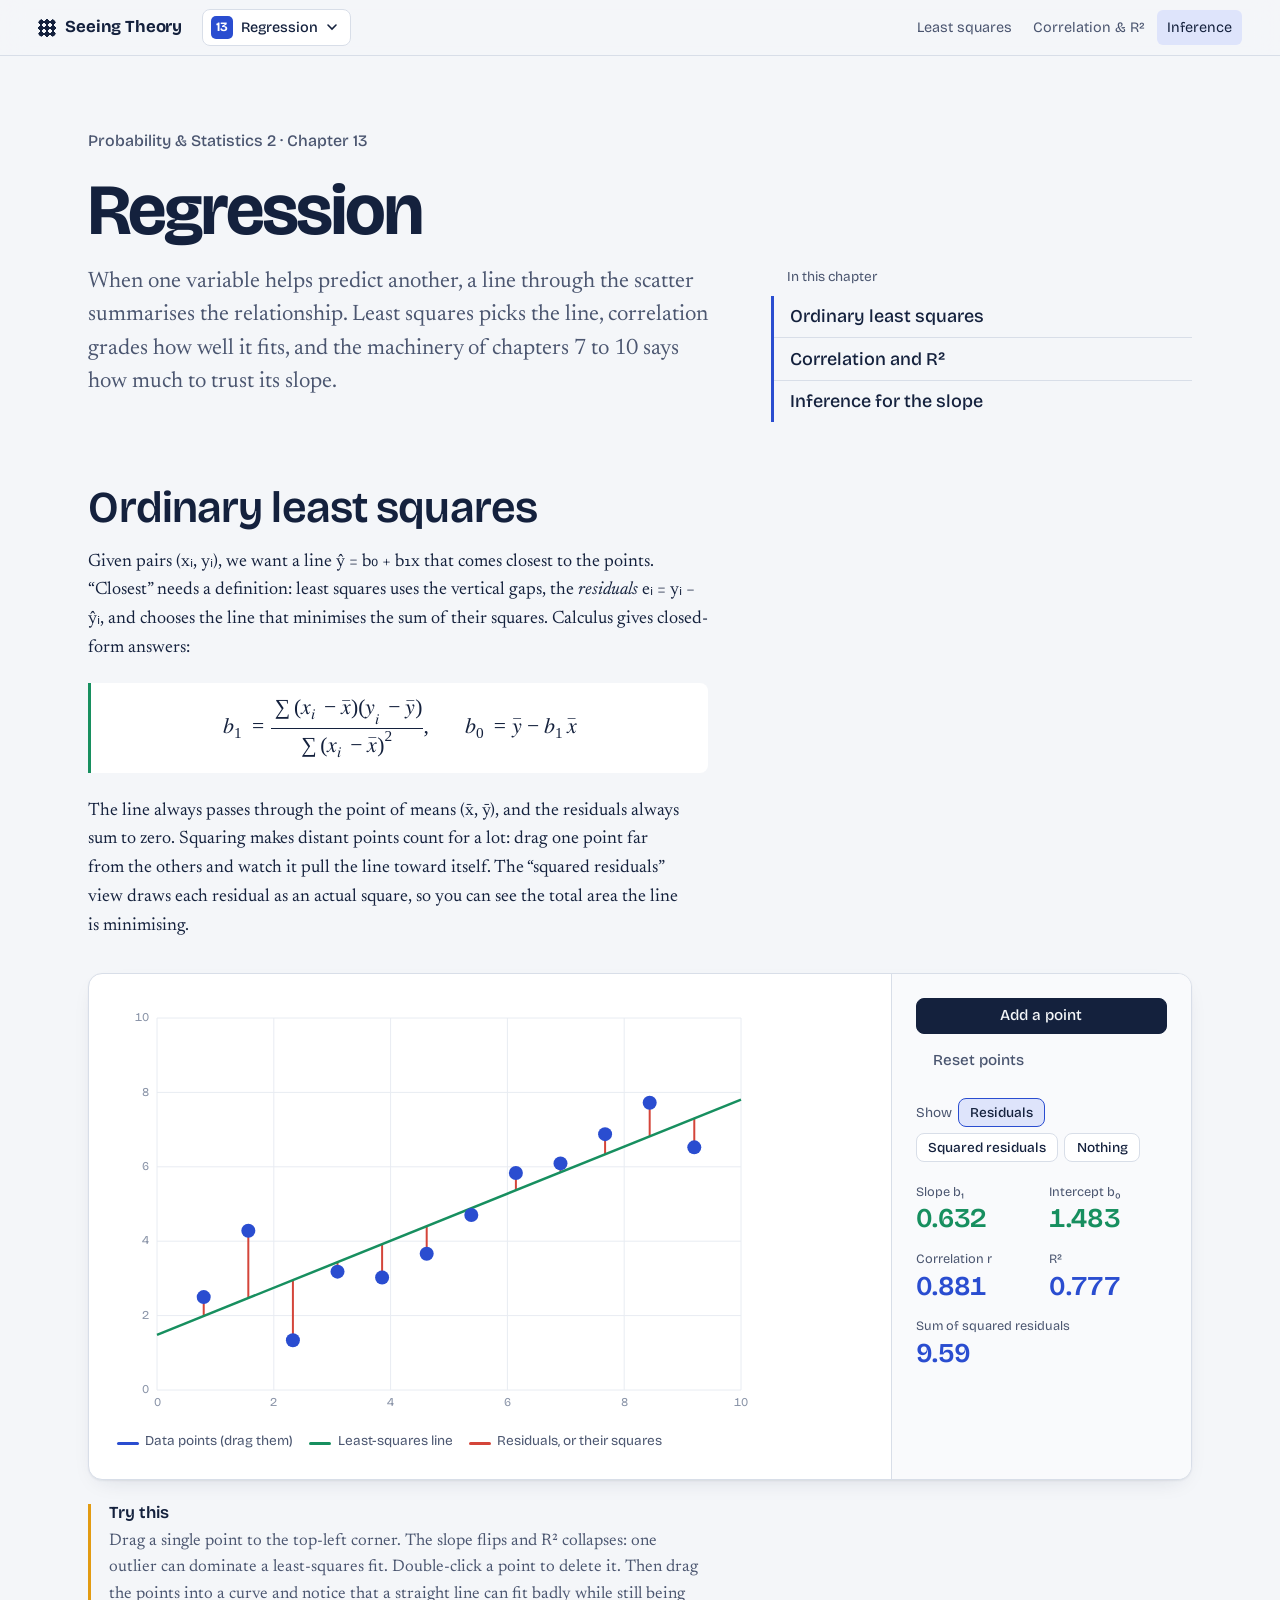
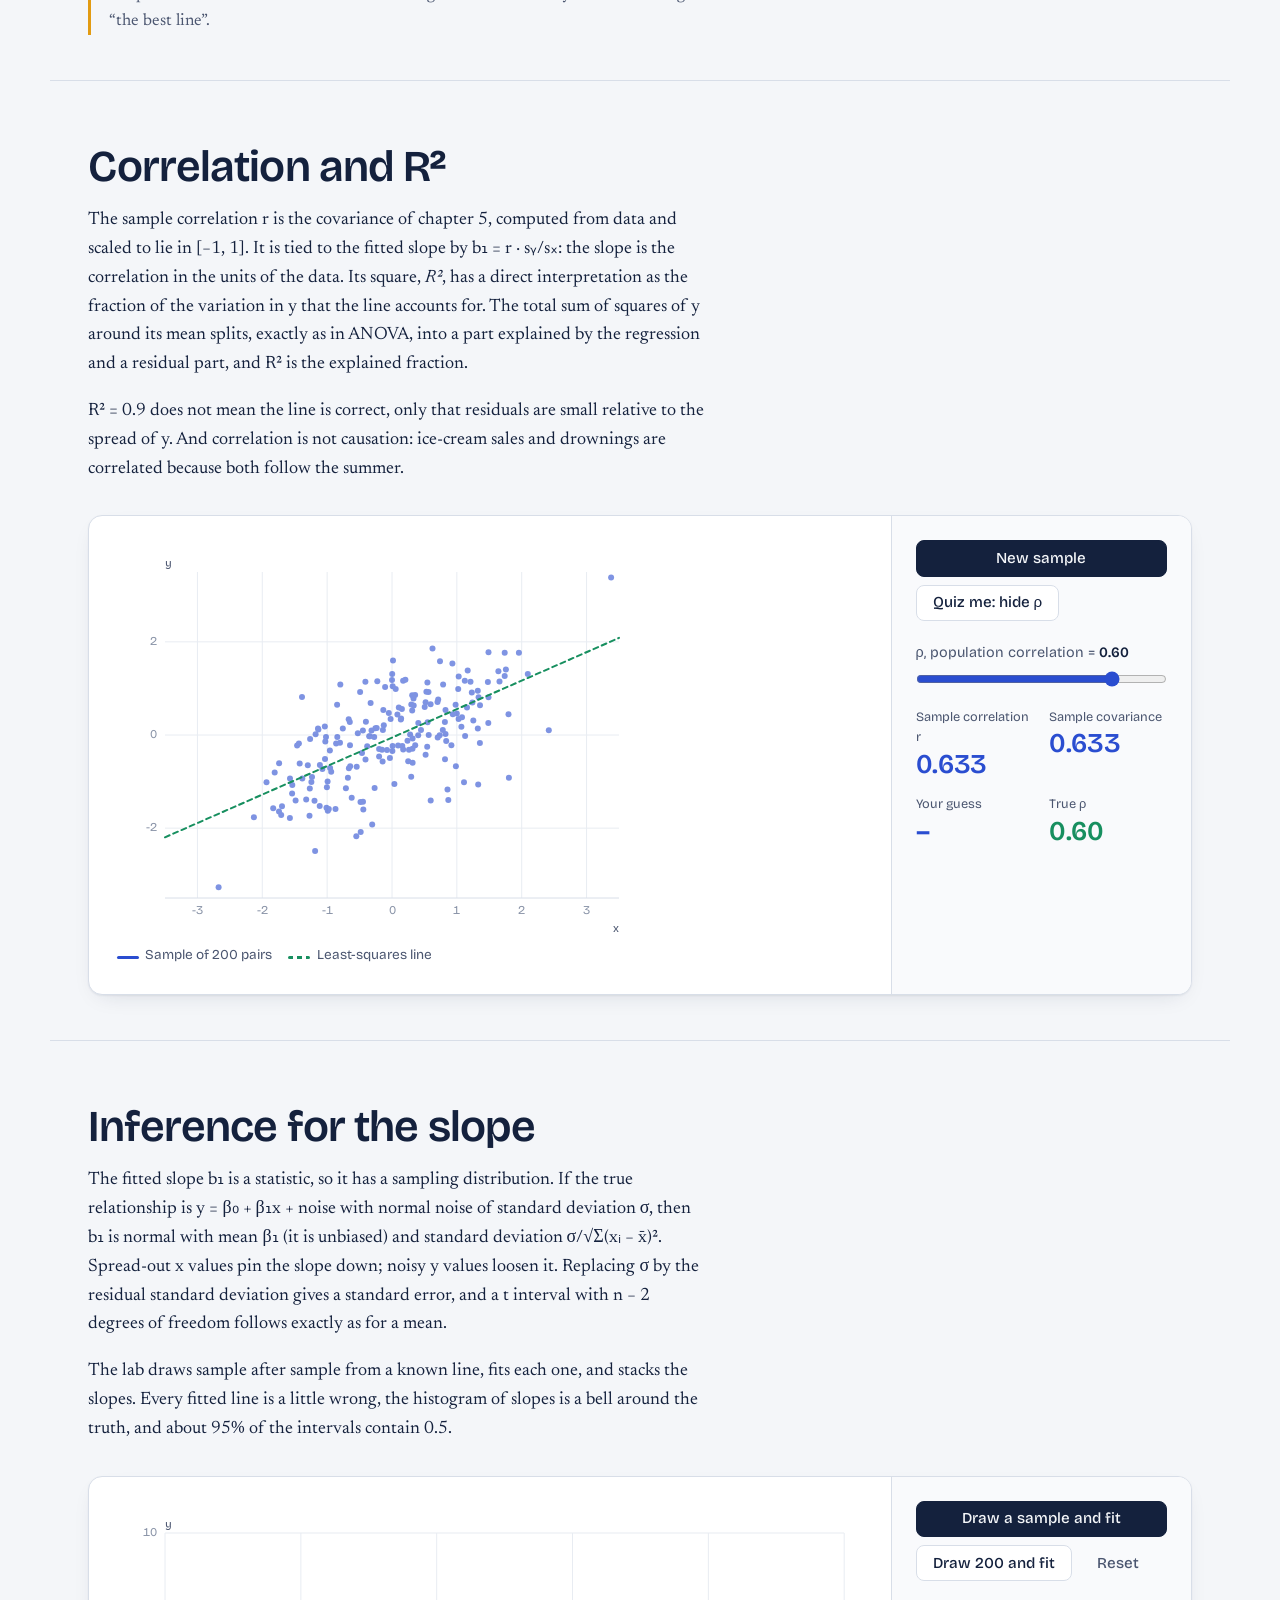
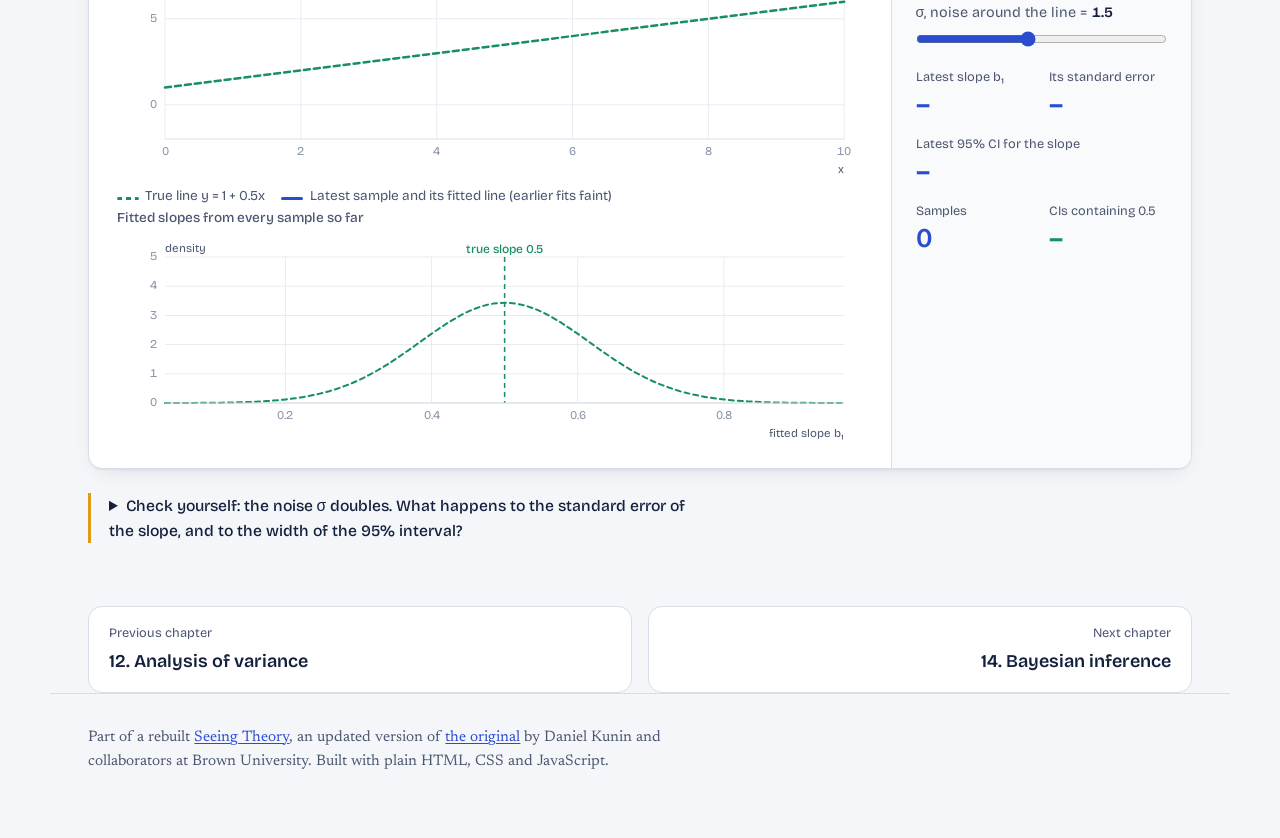
<file: regression.html>
<!doctype html>
<html lang="en">
<head>
<meta charset="utf-8">
<meta name="viewport" content="width=device-width, initial-scale=1">
<title>Regression · Seeing Theory</title>
<meta name="description" content="Least squares with draggable points, residuals, correlation and R², and the sampling distribution of the fitted slope.">
<meta name="color-scheme" content="light dark">
<link rel="preconnect" href="https://fonts.googleapis.com">
<link rel="preconnect" href="https://fonts.gstatic.com" crossorigin>
<link href="https://fonts.googleapis.com/css2?family=Bricolage+Grotesque:opsz,wght@12..96,400..800&family=Newsreader:ital,opsz,wght@0,6..72,400;0,6..72,500;1,6..72,400&display=swap" rel="stylesheet">
<link rel="stylesheet" href="css/style.css">
<link rel="stylesheet" href="css/labs.css">
<link rel="icon" href="favicon.svg">
</head>
<body>
<header class="topbar"></header>
<main id="top">
  <section class="chapter-head">
    <div>
      <p class="hero-kicker">Probability &amp; Statistics 2 · Chapter 13</p>
      <h1>Regression</h1>
      <p class="lead">When one variable helps predict another, a line through the scatter summarises the relationship. Least squares picks the line, correlation grades how well it fits, and the machinery of chapters 7 to 10 says how much to trust its slope.</p>
    </div>
    <div><p class="chapter-toc-label">In this chapter</p><ol class="chapter-toc"></ol></div>
  </section>

  <section class="concept" id="least-squares" data-nav="Least squares">
    <div class="prose">
      <h2>Ordinary least squares</h2>
      <p>Given pairs (xᵢ, yᵢ), we want a line ŷ = b₀ + b₁x that comes closest to the points. “Closest” needs a definition: least squares uses the vertical gaps, the <em>residuals</em> eᵢ = yᵢ − ŷᵢ, and chooses the line that minimises the sum of their squares. Calculus gives closed-form answers:</p>
      <div class="math"><math display="block"><mrow><msub><mi>b</mi><mn>1</mn></msub><mo>=</mo><mfrac><mrow><mo>∑</mo><mo>(</mo><msub><mi>x</mi><mi>i</mi></msub><mo>−</mo><mover><mi>x</mi><mo>¯</mo></mover><mo>)</mo><mo>(</mo><msub><mi>y</mi><mi>i</mi></msub><mo>−</mo><mover><mi>y</mi><mo>¯</mo></mover><mo>)</mo></mrow><mrow><mo>∑</mo><msup><mrow><mo>(</mo><msub><mi>x</mi><mi>i</mi></msub><mo>−</mo><mover><mi>x</mi><mo>¯</mo></mover><mo>)</mo></mrow><mn>2</mn></msup></mrow></mfrac><mo>,</mo><mspace width="1.5em"></mspace><msub><mi>b</mi><mn>0</mn></msub><mo>=</mo><mover><mi>y</mi><mo>¯</mo></mover><mo>−</mo><msub><mi>b</mi><mn>1</mn></msub><mover><mi>x</mi><mo>¯</mo></mover></mrow></math></div>
      <p>The line always passes through the point of means (x̄, ȳ), and the residuals always sum to zero. Squaring makes distant points count for a lot: drag one point far from the others and watch it pull the line toward itself. The “squared residuals” view draws each residual as an actual square, so you can see the total area the line is minimising.</p>
    </div>
    <div class="lab" data-lab="ols"></div>
    <aside class="try">
      <h3>Try this</h3>
      <p>Drag a single point to the top-left corner. The slope flips and R² collapses: one outlier can dominate a least-squares fit. Double-click a point to delete it. Then drag the points into a curve and notice that a straight line can fit badly while still being “the best line”.</p>
    </aside>
  </section>

  <section class="concept" id="correlation-r2" data-nav="Correlation & R²">
    <div class="prose">
      <h2>Correlation and R²</h2>
      <p>The sample correlation r is the covariance of chapter 5, computed from data and scaled to lie in [−1, 1]. It is tied to the fitted slope by b₁ = r · sᵧ/sₓ: the slope is the correlation in the units of the data. Its square, <em>R²</em>, has a direct interpretation as the fraction of the variation in y that the line accounts for. The total sum of squares of y around its mean splits, exactly as in ANOVA, into a part explained by the regression and a residual part, and R² is the explained fraction.</p>
      <p>R² = 0.9 does not mean the line is correct, only that residuals are small relative to the spread of y. And correlation is not causation: ice-cream sales and drownings are correlated because both follow the summer.</p>
    </div>
    <div class="lab" data-lab="correlation"></div>
  </section>

  <section class="concept" id="slope-inference" data-nav="Inference">
    <div class="prose">
      <h2>Inference for the slope</h2>
      <p>The fitted slope b₁ is a statistic, so it has a sampling distribution. If the true relationship is y = β₀ + β₁x + noise with normal noise of standard deviation σ, then b₁ is normal with mean β₁ (it is unbiased) and standard deviation σ/√Σ(xᵢ − x̄)². Spread-out x values pin the slope down; noisy y values loosen it. Replacing σ by the residual standard deviation gives a standard error, and a t interval with n − 2 degrees of freedom follows exactly as for a mean.</p>
      <p>The lab draws sample after sample from a known line, fits each one, and stacks the slopes. Every fitted line is a little wrong, the histogram of slopes is a bell around the truth, and about 95% of the intervals contain 0.5.</p>
    </div>
    <div class="lab" data-lab="slopes"></div>
    <aside class="try">
      <details>
        <summary>Check yourself: the noise σ doubles. What happens to the standard error of the slope, and to the width of the 95% interval?</summary>
        <p>Both double. Set σ to 0.8, draw 200 samples, note the histogram width; then set σ to 1.6 and draw again.</p>
      </details>
    </aside>
  </section>

  <nav class="pager" aria-label="Chapter navigation"></nav>
</main>
<footer class="footer">
  <p>Part of a rebuilt <a href="index.html">Seeing Theory</a>, an updated version of <a href="https://github.com/seeingtheory/Seeing-Theory">the original</a> by Daniel Kunin and collaborators at Brown University. Built with plain HTML, CSS and JavaScript.</p>
</footer>
<script src="js/core.js"></script>
<script src="js/stats.js"></script>
<script src="js/nav.js"></script>
<script src="js/labs-prob.js"></script>
<script src="js/labs-stat.js"></script>
<script>ST.initNav(); ST.mountLabs();</script>
</body>
</html>
</file>
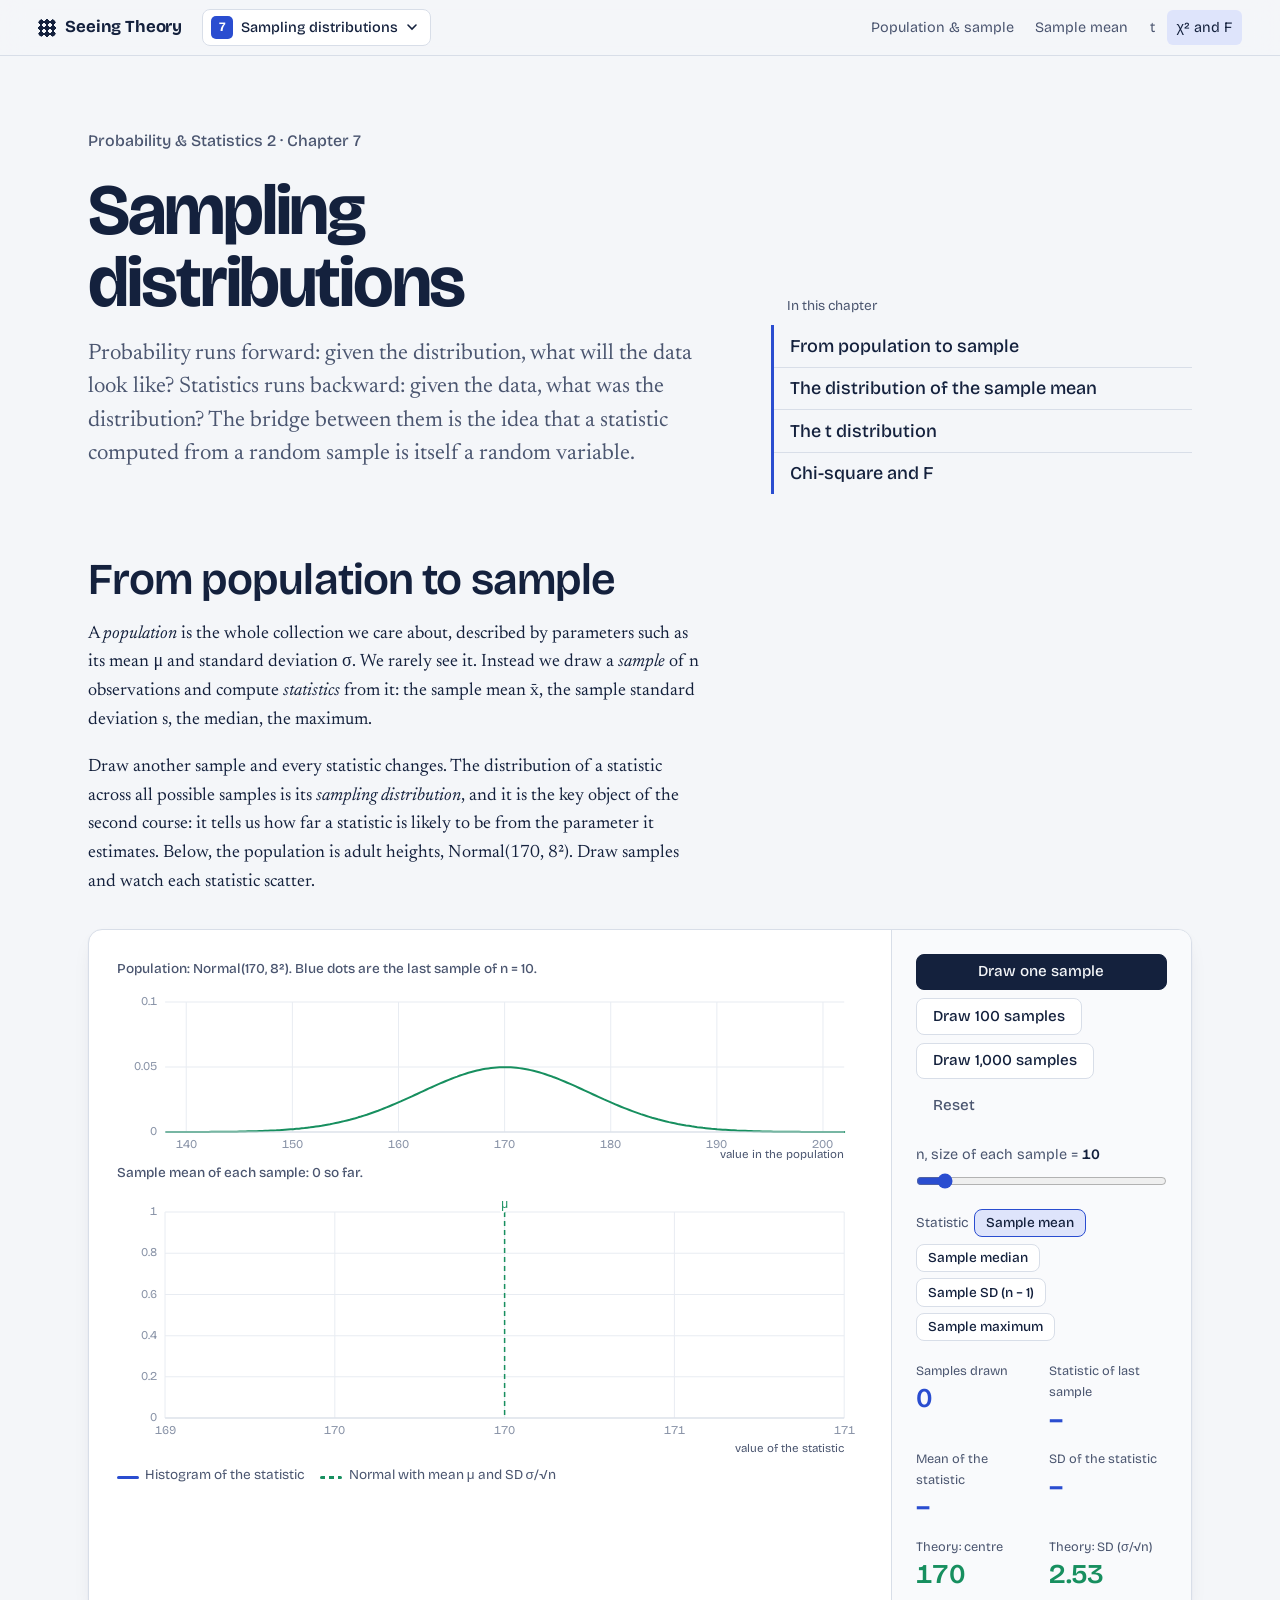
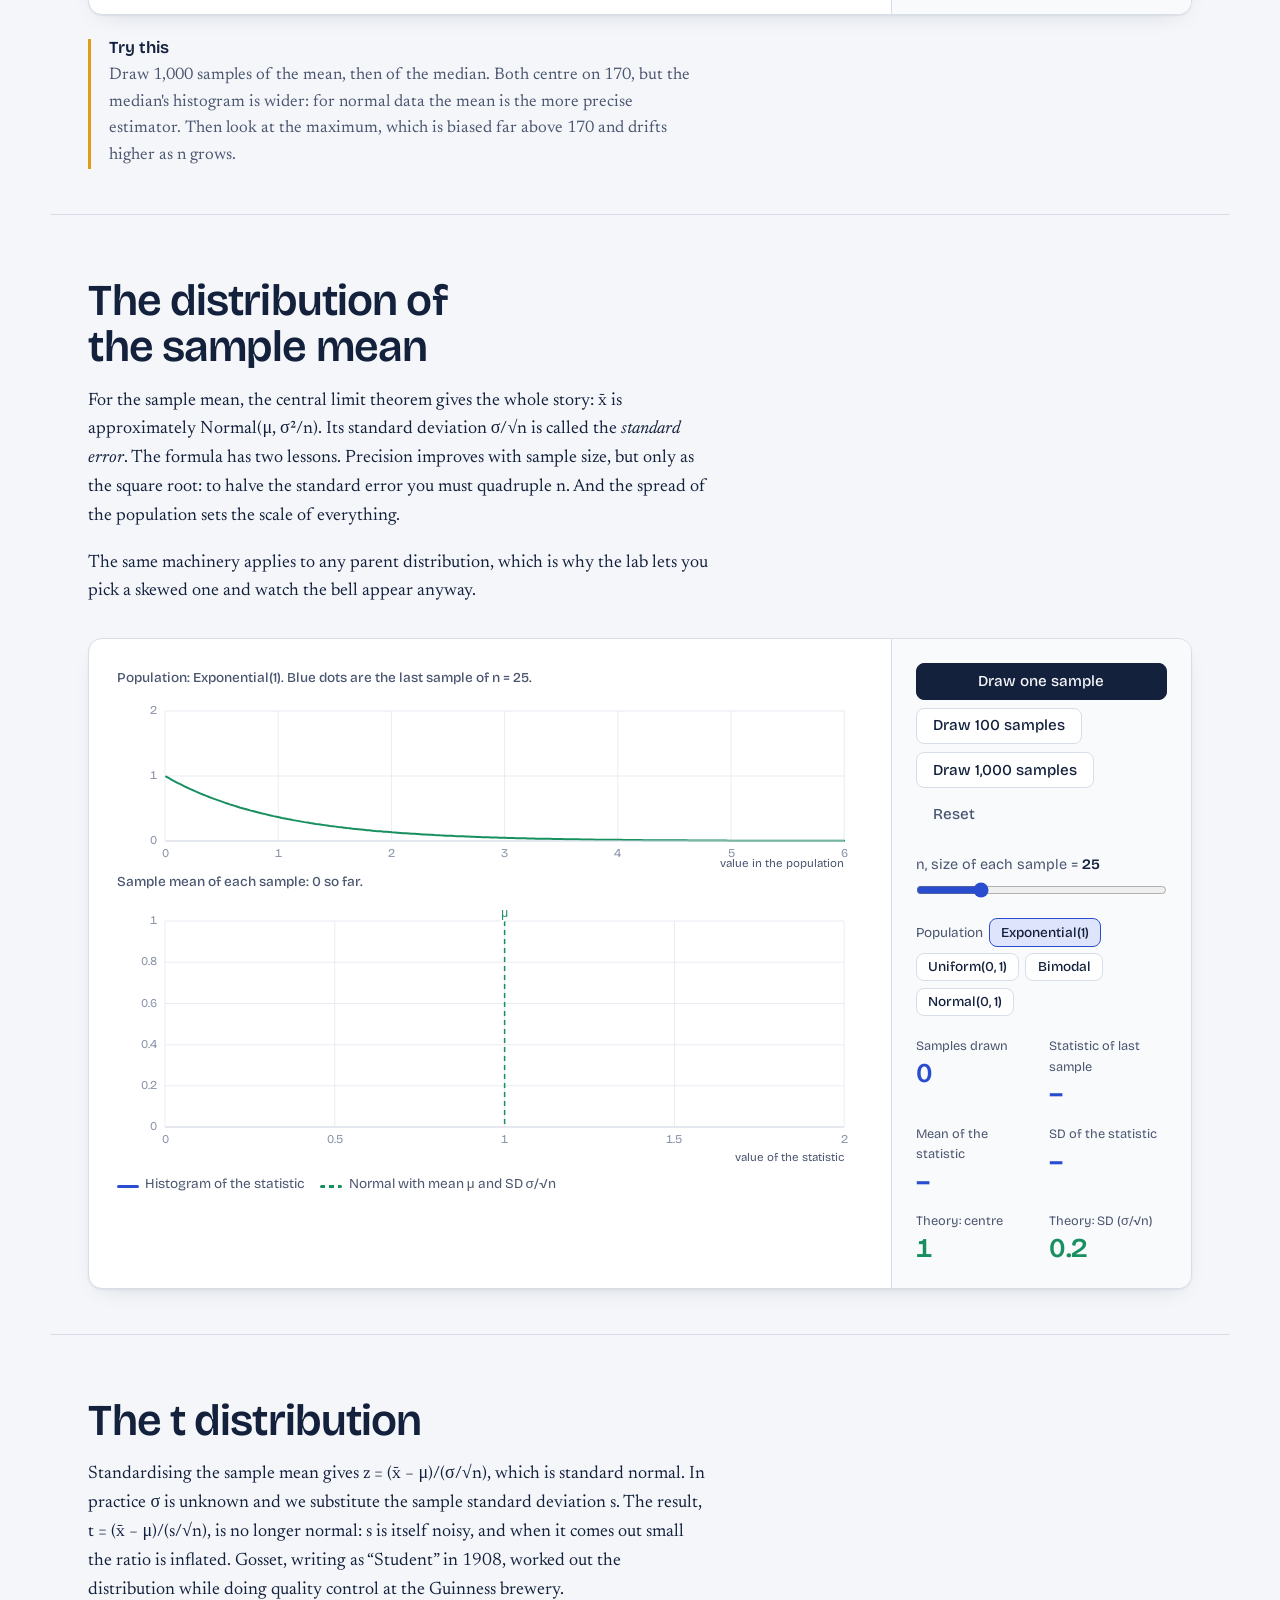
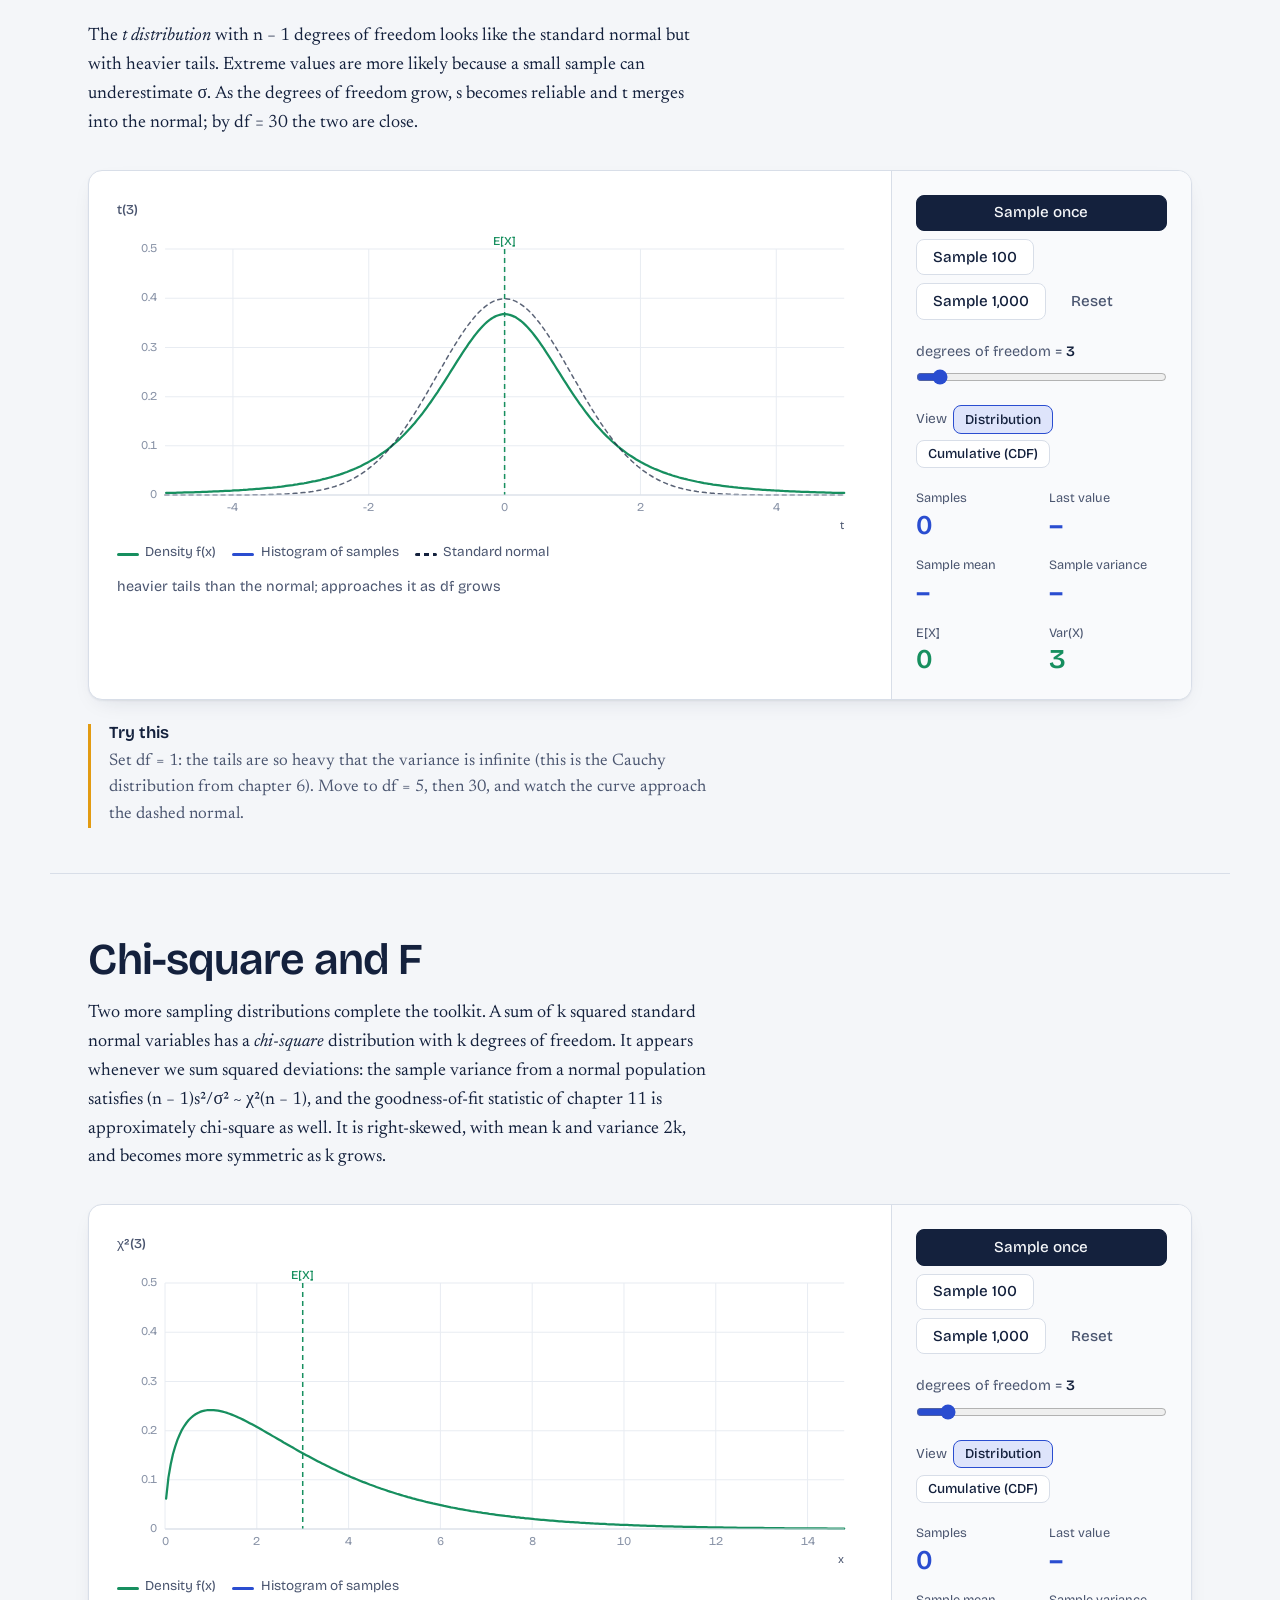
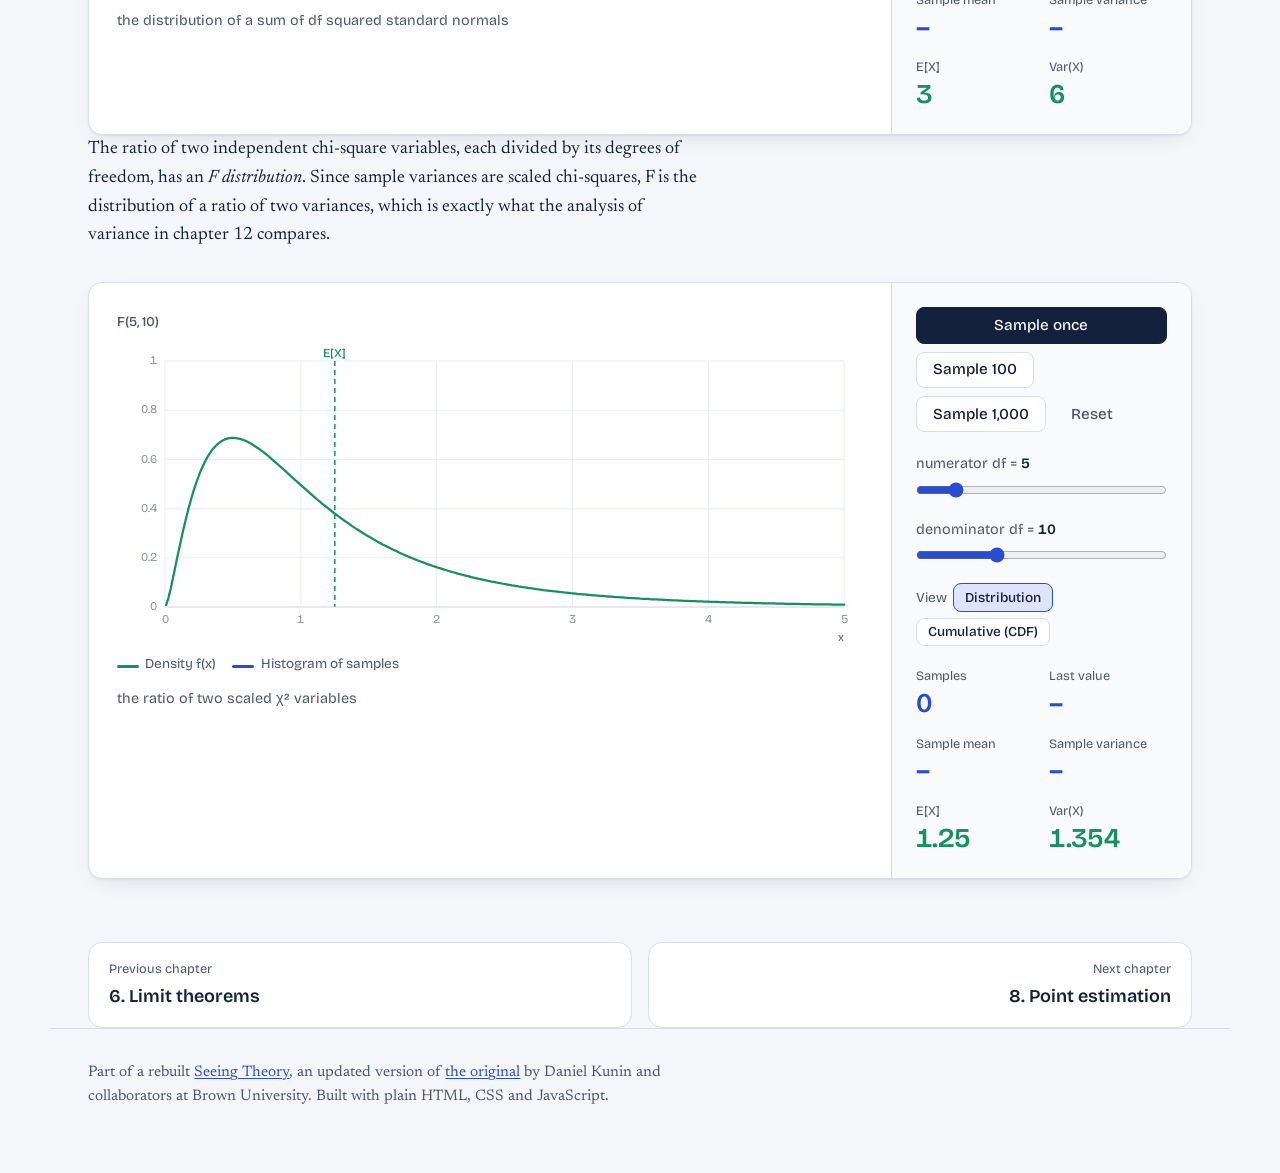
<file: sampling-distributions.html>
<!doctype html>
<html lang="en">
<head>
<meta charset="utf-8">
<meta name="viewport" content="width=device-width, initial-scale=1">
<title>Sampling Distributions · Seeing Theory</title>
<meta name="description" content="From population to sample: the sampling distribution of the mean and other statistics, and the t, chi-square and F distributions.">
<meta name="color-scheme" content="light dark">
<link rel="preconnect" href="https://fonts.googleapis.com">
<link rel="preconnect" href="https://fonts.gstatic.com" crossorigin>
<link href="https://fonts.googleapis.com/css2?family=Bricolage+Grotesque:opsz,wght@12..96,400..800&family=Newsreader:ital,opsz,wght@0,6..72,400;0,6..72,500;1,6..72,400&display=swap" rel="stylesheet">
<link rel="stylesheet" href="css/style.css">
<link rel="stylesheet" href="css/labs.css">
<link rel="icon" href="favicon.svg">
</head>
<body>
<header class="topbar"></header>
<main id="top">
  <section class="chapter-head">
    <div>
      <p class="hero-kicker">Probability &amp; Statistics 2 · Chapter 7</p>
      <h1>Sampling distributions</h1>
      <p class="lead">Probability runs forward: given the distribution, what will the data look like? Statistics runs backward: given the data, what was the distribution? The bridge between them is the idea that a statistic computed from a random sample is itself a random variable.</p>
    </div>
    <div><p class="chapter-toc-label">In this chapter</p><ol class="chapter-toc"></ol></div>
  </section>

  <section class="concept" id="population-sample" data-nav="Population & sample">
    <div class="prose">
      <h2>From population to sample</h2>
      <p>A <em>population</em> is the whole collection we care about, described by parameters such as its mean μ and standard deviation σ. We rarely see it. Instead we draw a <em>sample</em> of n observations and compute <em>statistics</em> from it: the sample mean x̄, the sample standard deviation s, the median, the maximum.</p>
      <p>Draw another sample and every statistic changes. The distribution of a statistic across all possible samples is its <em>sampling distribution</em>, and it is the key object of the second course: it tells us how far a statistic is likely to be from the parameter it estimates. Below, the population is adult heights, Normal(170, 8²). Draw samples and watch each statistic scatter.</p>
    </div>
    <div class="lab" data-lab="clt" data-parents="heights" data-stats="mean,median,sd,max" data-n="10"></div>
    <aside class="try">
      <h3>Try this</h3>
      <p>Draw 1,000 samples of the mean, then of the median. Both centre on 170, but the median's histogram is wider: for normal data the mean is the more precise estimator. Then look at the maximum, which is biased far above 170 and drifts higher as n grows.</p>
    </aside>
  </section>

  <section class="concept" id="sample-mean" data-nav="Sample mean">
    <div class="prose">
      <h2>The distribution of the sample mean</h2>
      <p>For the sample mean, the central limit theorem gives the whole story: x̄ is approximately Normal(μ, σ²/n). Its standard deviation σ/√n is called the <em>standard error</em>. The formula has two lessons. Precision improves with sample size, but only as the square root: to halve the standard error you must quadruple n. And the spread of the population sets the scale of everything.</p>
      <p>The same machinery applies to any parent distribution, which is why the lab lets you pick a skewed one and watch the bell appear anyway.</p>
    </div>
    <div class="lab" data-lab="clt" data-parents="exp,uniform,bimodal,normal" data-stats="mean" data-n="25"></div>
  </section>

  <section class="concept" id="t-distribution" data-nav="t">
    <div class="prose">
      <h2>The t distribution</h2>
      <p>Standardising the sample mean gives z = (x̄ − μ)/(σ/√n), which is standard normal. In practice σ is unknown and we substitute the sample standard deviation s. The result, t = (x̄ − μ)/(s/√n), is no longer normal: s is itself noisy, and when it comes out small the ratio is inflated. Gosset, writing as “Student” in 1908, worked out the distribution while doing quality control at the Guinness brewery.</p>
      <p>The <em>t distribution</em> with n − 1 degrees of freedom looks like the standard normal but with heavier tails. Extreme values are more likely because a small sample can underestimate σ. As the degrees of freedom grow, s becomes reliable and t merges into the normal; by df = 30 the two are close.</p>
    </div>
    <div class="lab" data-lab="dist" data-dist="t" data-overlay="normal"></div>
    <aside class="try">
      <h3>Try this</h3>
      <p>Set df = 1: the tails are so heavy that the variance is infinite (this is the Cauchy distribution from chapter 6). Move to df = 5, then 30, and watch the curve approach the dashed normal.</p>
    </aside>
  </section>

  <section class="concept" id="chisq-f" data-nav="χ² and F">
    <div class="prose">
      <h2>Chi-square and F</h2>
      <p>Two more sampling distributions complete the toolkit. A sum of k squared standard normal variables has a <em>chi-square</em> distribution with k degrees of freedom. It appears whenever we sum squared deviations: the sample variance from a normal population satisfies (n − 1)s²/σ² ~ χ²(n − 1), and the goodness-of-fit statistic of chapter 11 is approximately chi-square as well. It is right-skewed, with mean k and variance 2k, and becomes more symmetric as k grows.</p>
    </div>
    <div class="lab" data-lab="dist" data-dist="chisq"></div>
    <div class="prose">
      <p>The ratio of two independent chi-square variables, each divided by its degrees of freedom, has an <em>F distribution</em>. Since sample variances are scaled chi-squares, F is the distribution of a ratio of two variances, which is exactly what the analysis of variance in chapter 12 compares.</p>
    </div>
    <div class="lab" data-lab="dist" data-dist="f"></div>
  </section>

  <nav class="pager" aria-label="Chapter navigation"></nav>
</main>
<footer class="footer">
  <p>Part of a rebuilt <a href="index.html">Seeing Theory</a>, an updated version of <a href="https://github.com/seeingtheory/Seeing-Theory">the original</a> by Daniel Kunin and collaborators at Brown University. Built with plain HTML, CSS and JavaScript.</p>
</footer>
<script src="js/core.js"></script>
<script src="js/stats.js"></script>
<script src="js/nav.js"></script>
<script src="js/labs-prob.js"></script>
<script src="js/labs-stat.js"></script>
<script>ST.initNav(); ST.mountLabs();</script>
</body>
</html>
</file>
<file: css/style.css>
/* Seeing Theory — Basic probability
   Tokens: cool graph-paper ground, navy ink. Blue = observed, green = theory, gold = second category, red = miss. */

:root {
  --paper: #F4F6F9;
  --surface: #FFFFFF;
  --ink: #14213D;
  --ink-2: #4B5670;
  --ink-3: #8A94A8;
  --rule: #D8DEE8;
  --grid: #E8ECF2;
  --blue: #2A4DD0;
  --blue-soft: #DEE4FB;
  --green: #178F5F;
  --green-soft: #D6F1E4;
  --gold: #E29B12;
  --gold-soft: #FBEAC4;
  --red: #D4453A;
  --red-soft: #F9DCD8;
  --shadow: 0 1px 2px rgba(20, 33, 61, .06), 0 8px 24px -12px rgba(20, 33, 61, .18);
  --font-display: "Bricolage Grotesque", "Helvetica Neue", Arial, sans-serif;
  --font-body: "Newsreader", "Iowan Old Style", Georgia, serif;
  --r-panel: 14px;
  --r-control: 8px;
  --measure: 62ch;
  --page: 1180px;
}
@media (prefers-color-scheme: dark) {
  :root {
    --paper: #0E1424;
    --surface: #151D33;
    --ink: #EAEEF6;
    --ink-2: #B4BDCF;
    --ink-3: #7C879C;
    --rule: #2B3650;
    --grid: #1F2940;
    --blue: #7D95FF;
    --blue-soft: #23305C;
    --green: #3FC58C;
    --green-soft: #17362C;
    --gold: #F2B43C;
    --gold-soft: #3F3113;
    --red: #F06A5E;
    --red-soft: #46201D;
    --shadow: 0 1px 2px rgba(0, 0, 0, .3), 0 8px 24px -12px rgba(0, 0, 0, .5);
  }
}

*, *::before, *::after { box-sizing: border-box; }
html { scroll-behavior: smooth; -webkit-text-size-adjust: 100%; }
@media (prefers-reduced-motion: reduce) { html { scroll-behavior: auto; } }
body {
  margin: 0;
  background: var(--paper);
  color: var(--ink);
  font-family: var(--font-body);
  font-size: 1.125rem;
  line-height: 1.6;
  font-optical-sizing: auto;
}
h1, h2, h3, .btn, .readouts, .topbar, .stage-label, .legend, .chart, .ideas dt, .chapter-list, .hero-kicker, .drawn-math, .formula-live, .fallacy-result, .compare-row span, .slider span, .chips-label, .card, .flip-strip {
  font-family: var(--font-display);
}
h1, h2, h3 { margin: 0; font-weight: 600; line-height: 1.05; letter-spacing: -0.02em; text-wrap: balance; }
h2 { font-size: clamp(1.9rem, 1.4rem + 2vw, 2.75rem); margin-bottom: 1rem; }
h3 { font-size: 1.05rem; letter-spacing: 0; }
p { margin: 0 0 1em; }
em { font-style: italic; }
a { color: var(--blue); text-underline-offset: 0.15em; text-decoration-thickness: 1px; }
:focus-visible { outline: 2px solid var(--blue); outline-offset: 3px; border-radius: 4px; }
button { font: inherit; color: inherit; }
canvas { display: block; }

/* ---------- Top bar ---------- */
.topbar {
  position: sticky; top: 0; z-index: 10;
  display: flex; align-items: center; gap: 1.25rem;
  padding: 0 clamp(1rem, 3vw, 2.5rem);
  height: 56px;
  background: color-mix(in srgb, var(--paper) 82%, transparent);
  backdrop-filter: blur(12px); -webkit-backdrop-filter: blur(12px);
  border-bottom: 1px solid var(--rule);
  font-size: 0.9rem;
}
.brand { display: inline-flex; align-items: center; gap: 0.55rem; color: var(--ink); text-decoration: none; font-weight: 700; font-size: 1.05rem; letter-spacing: -0.01em; white-space: nowrap; }
.brand-mark {
  width: 18px; height: 18px; border-radius: 5px; background: var(--ink);
  background-image: radial-gradient(circle, var(--paper) 1.6px, transparent 1.8px);
  background-size: 6px 6px; background-position: 3px 3px;
}
.chapter-tag { color: var(--ink-2); white-space: nowrap; }
.topbar nav { margin-left: auto; display: flex; gap: 0.15rem; overflow-x: auto; scrollbar-width: none; }
.topbar nav::-webkit-scrollbar { display: none; }
.topbar nav a {
  color: var(--ink-2); text-decoration: none; padding: 0.35rem 0.6rem; border-radius: 6px; white-space: nowrap;
  transition: background-color 120ms, color 120ms;
}
.topbar nav a:hover { color: var(--ink); background: var(--grid); }
.topbar nav a.is-current { color: var(--ink); background: var(--blue-soft); }
@media (max-width: 720px) {
  .chapter-tag { display: none; }
}

/* ---------- Hero ---------- */
.hero {
  max-width: var(--page); margin: 0 auto;
  padding: clamp(3rem, 8vh, 6rem) clamp(1rem, 3vw, 2.5rem) clamp(2rem, 5vh, 4rem);
  display: grid; grid-template-columns: minmax(0, 1.05fr) minmax(0, 1fr); gap: clamp(2rem, 4vw, 4rem); align-items: center;
}
.hero-kicker { color: var(--ink-2); font-size: 1rem; margin-bottom: 1.25rem; font-weight: 500; }
.hero h1 {
  font-size: clamp(2.75rem, 2rem + 4.5vw, 5.75rem);
  font-weight: 700; letter-spacing: -0.035em; line-height: 0.98;
  font-variation-settings: "opsz" 96;
  margin-bottom: 1.5rem;
}
.lead { font-size: clamp(1.15rem, 1.05rem + 0.5vw, 1.4rem); line-height: 1.5; color: var(--ink-2); max-width: 34em; }
.hero-actions { display: flex; flex-wrap: wrap; gap: 0.6rem; margin-top: 1.75rem; }
.hero-board { margin: 0; }
.hero-board canvas {
  width: 100%; aspect-ratio: 1 / 1.05;
  background: var(--surface); border: 1px solid var(--rule); border-radius: var(--r-panel);
  box-shadow: var(--shadow);
}
.hero-board figcaption { display: flex; gap: 1rem; align-items: flex-start; justify-content: space-between; margin-top: 0.85rem; font-size: 0.95rem; color: var(--ink-2); line-height: 1.45; }
.hero-board figcaption strong { color: var(--ink); font-weight: 500; }
@media (max-width: 860px) {
  .hero { grid-template-columns: 1fr; }
  .hero-board canvas { aspect-ratio: 1 / 0.9; }
}

/* ---------- Concept sections ---------- */
.concept {
  max-width: var(--page); margin: 0 auto;
  padding: clamp(3rem, 7vh, 5.5rem) clamp(1rem, 3vw, 2.5rem) 0;
  scroll-margin-top: 64px;
}
.concept + .concept { border-top: 1px solid var(--rule); margin-top: clamp(2rem, 5vh, 3.5rem); }
.prose { max-width: var(--measure); }
.prose p { text-wrap: pretty; }
.math { margin: 1.25rem 0 1.5rem; padding: 1rem 1.25rem; border-left: 3px solid var(--green); background: var(--surface); border-radius: 0 var(--r-control) var(--r-control) 0; overflow-x: auto; }
math { font-size: 1.35rem; }

/* ---------- Lab (interactive panel) ---------- */
.lab {
  margin-top: 2rem;
  display: grid; grid-template-columns: minmax(0, 1fr) 300px;
  background: var(--surface); border: 1px solid var(--rule); border-radius: var(--r-panel);
  box-shadow: var(--shadow); overflow: hidden;
}
.lab-stage { padding: clamp(1rem, 2.5vw, 1.75rem); min-width: 0; container-type: inline-size; }
.lab-panel { padding: clamp(1rem, 2.5vw, 1.5rem); border-left: 1px solid var(--rule); background: color-mix(in srgb, var(--paper) 55%, var(--surface)); display: flex; flex-direction: column; gap: 1.25rem; }
@media (max-width: 820px) {
  .lab { grid-template-columns: 1fr; }
  .lab-panel { border-left: 0; border-top: 1px solid var(--rule); }
}
.stage-label { font-size: 0.85rem; color: var(--ink-2); margin: 0 0 0.6rem; font-weight: 500; }
.legend { font-size: 0.85rem; color: var(--ink-2); margin: 0.5rem 0 0; display: flex; flex-wrap: wrap; gap: 0.35rem 1rem; align-items: center; }
.legend-item { display: inline-flex; align-items: baseline; gap: 0.4rem; }
.legend-item .swatch { flex: none; margin: 0; }
.swatch { display: inline-block; width: 22px; height: 3px; border-radius: 2px; margin-right: 0.35rem; vertical-align: middle; }
.swatch--blue { background: var(--blue); }
.swatch--green { background: var(--green); }
.swatch--gold { background: var(--gold); }
.swatch--red { background: var(--red); }
.swatch--grey { background: var(--ink-3); }
.swatch--dash { background: repeating-linear-gradient(90deg, var(--green) 0 5px, transparent 5px 9px); }
.swatch--dot { width: 8px; height: 8px; border-radius: 50%; }
.chart-box { width: 100%; margin-top: 0.75rem; }
.chart { display: block; width: 100%; height: auto; overflow: visible; font-size: 12px; }
.chart-grid line { stroke: var(--grid); stroke-width: 1; }
.chart-axes text { fill: var(--ink-3); font-variant-numeric: tabular-nums; }
.chart-axes .axis-line { stroke: var(--rule); }
.chart-axes .axis-title { fill: var(--ink-2); font-size: 11.5px; }
.chart-ref-label { font-size: 12px; font-weight: 500; paint-order: stroke; stroke: var(--surface); stroke-width: 4px; stroke-linejoin: round; }

/* Controls */
.controls { display: flex; flex-wrap: wrap; gap: 0.5rem; }
.btn {
  display: inline-flex; align-items: center; justify-content: center; gap: 0.4rem;
  padding: 0.6rem 1rem; border-radius: var(--r-control);
  border: 1px solid var(--rule); background: var(--surface); color: var(--ink);
  font-weight: 500; font-size: 0.95rem; line-height: 1; cursor: pointer; text-decoration: none;
  transition: background-color 120ms, border-color 120ms, transform 80ms;
  -webkit-tap-highlight-color: transparent;
}
.btn:hover { background: var(--grid); border-color: var(--ink-3); }
.btn:active { transform: translateY(1px); }
.btn--primary { background: var(--ink); color: var(--paper); border-color: var(--ink); }
.btn--primary:hover { background: color-mix(in srgb, var(--ink) 85%, var(--blue)); border-color: transparent; }
.btn--quiet { border-color: transparent; background: transparent; color: var(--ink-2); }
.btn--quiet:hover { background: var(--grid); border-color: transparent; color: var(--ink); }
.btn--small { padding: 0.4rem 0.7rem; font-size: 0.85rem; }
.btn[aria-pressed="true"] { background: var(--blue-soft); border-color: var(--blue); color: var(--ink); }
.controls .btn--primary { flex-basis: 100%; }
@media (max-width: 820px) { .controls .btn--primary { flex-basis: auto; } }

.slider { display: flex; flex-direction: column; gap: 0.4rem; font-size: 0.9rem; color: var(--ink-2); }
.slider output { color: var(--ink); font-weight: 600; font-variant-numeric: tabular-nums; }
.slider input { width: 100%; accent-color: var(--blue); margin: 0; }

/* Readouts */
.readouts { margin: 0; display: grid; grid-template-columns: 1fr 1fr; gap: 0.9rem 1rem; }
.readouts > div { min-width: 0; }
.readouts .span-2 { grid-column: span 2; }
.readouts dt { font-size: 0.8rem; color: var(--ink-2); margin-bottom: 0.15rem; }
.readouts dd { margin: 0; font-size: 1.7rem; font-weight: 600; letter-spacing: -0.02em; font-variant-numeric: tabular-nums; line-height: 1.1; color: var(--blue); overflow-wrap: anywhere; }
.readouts dd.dd-text { font-size: 1.2rem; font-weight: 600; }
.readouts dd.dd-green, .dd-green { color: var(--green); }

/* Try-this notes */
.try { max-width: var(--measure); margin: 1.5rem 0 0; padding: 0 0 0 1.1rem; border-left: 3px solid var(--gold); }
.try h3 { margin-bottom: 0.35rem; }
.try p { color: var(--ink-2); font-size: 1.05rem; }
.try details { margin-top: 0.5rem; }
.try summary { cursor: pointer; color: var(--ink); font-family: var(--font-display); font-weight: 500; font-size: 0.98rem; }
.try summary:hover { color: var(--blue); }
.try details p { margin-top: 0.5rem; }

/* ---------- Coin ---------- */
.coin-row { display: flex; align-items: center; gap: 1.5rem; }
.coin { position: relative; width: 112px; height: 112px; flex: none; perspective: 600px; transform-style: preserve-3d; }
.coin-side {
  position: absolute; inset: 0; border-radius: 50%; display: grid; place-items: center;
  font-family: var(--font-display); font-weight: 700; font-size: 2.6rem; letter-spacing: -0.03em;
  backface-visibility: hidden; -webkit-backface-visibility: hidden;
  box-shadow: inset 0 0 0 6px rgba(255, 255, 255, .28), 0 4px 12px -4px rgba(20, 33, 61, .35);
}
.coin-side--h { background: var(--blue); color: #fff; }
.coin-side--t { background: var(--gold); color: #fff; transform: rotateY(180deg); }
.coin[data-face="tails"] .coin-side--h { transform: rotateY(180deg); }
.coin[data-face="tails"] .coin-side--t { transform: rotateY(0deg); }
.coin.is-flipping .coin-side { animation: coin-spin 560ms cubic-bezier(.3, .7, .3, 1) both; }
.coin.is-flipping .coin-side--t { animation-name: coin-spin-back; }
@keyframes coin-spin { from { transform: rotateY(0) } to { transform: rotateY(1080deg) } }
@keyframes coin-spin-back { from { transform: rotateY(180deg) } to { transform: rotateY(1260deg) } }
@media (prefers-reduced-motion: reduce) { .coin.is-flipping .coin-side { animation: none; } }
.count-bars { flex: 1; display: flex; height: 34px; border-radius: 6px; overflow: hidden; background: var(--grid); }
.count-bar { display: grid; place-items: center; font-family: var(--font-display); font-weight: 600; font-size: 0.9rem; color: #fff; transition: width 200ms; min-width: 0; overflow: hidden; }
.count-bar--h { background: var(--blue); width: 50%; }
.count-bar--t { background: var(--gold); width: 50%; }

/* ---------- Dice ---------- */
.die-face rect { fill: var(--surface); stroke: var(--ink); stroke-width: 2.5; }
.die-face circle { fill: var(--ink); }
.die { display: inline-block; width: 96px; height: 96px; }
.die .die-face { width: 100%; height: 100%; }
.die.is-in .die-face rect { stroke: var(--blue); fill: var(--blue-soft); }
.events-layout { display: flex; flex-wrap: wrap; gap: 1.5rem 2.5rem; align-items: flex-start; justify-content: space-between; }
.event-die-wrap, .die-wrap { text-align: center; }
.event-die-wrap .stage-label, .die-wrap .stage-label { margin: 0.4rem 0 0; }
.face-row { display: flex; flex-wrap: wrap; gap: 0.5rem; margin-bottom: 0.75rem; }
.face-toggle {
  padding: 4px; background: transparent; border: 2px solid transparent; border-radius: 12px; cursor: pointer; line-height: 0;
  transition: border-color 120ms, background-color 120ms, opacity 120ms;
  opacity: 0.45;
}
.face-toggle svg { width: 52px; height: 52px; }
.face-toggle[aria-pressed="true"] { opacity: 1; border-color: var(--blue); background: var(--blue-soft); }
.face-toggle.is-hit { box-shadow: 0 0 0 3px var(--gold); }
.chips { display: flex; flex-wrap: wrap; gap: 0.4rem; align-items: center; }
.chips-label { font-size: 0.85rem; color: var(--ink-2); }
.compare-bars { margin-top: 1.5rem; display: grid; gap: 0.6rem; }
.compare-row { display: grid; grid-template-columns: 9rem 1fr; gap: 0.75rem; align-items: center; font-size: 0.85rem; color: var(--ink-2); }
.track { height: 14px; background: var(--grid); border-radius: 4px; overflow: hidden; }
.fill { height: 100%; width: 0; transition: width 200ms; border-radius: 4px; }
.fill--green { background: var(--green); }
.fill--blue { background: var(--blue); }
@media (max-width: 480px) { .compare-row { grid-template-columns: 1fr; gap: 0.25rem; } }

/* ---------- Expectation bars ---------- */
.exp-layout { display: flex; flex-wrap: wrap; gap: 1.5rem 2.5rem; align-items: flex-end; }
.bars-wrap { flex: 1 1 260px; min-width: 0; }
.prob-bars { width: 100%; max-width: 420px; height: auto; display: block; }
.prob-track { fill: var(--grid); }
.prob-bar { fill: var(--blue); }
.prob-hit:focus-visible { outline: none; stroke: var(--blue); stroke-width: 2; }
.prob-label { fill: var(--ink-2); font-size: 13px; font-weight: 500; }
.prob-value { fill: var(--ink); font-size: 13px; font-weight: 600; }
.formula-live { margin: 0.75rem 0 0; font-size: 0.9rem; color: var(--ink-2); font-variant-numeric: tabular-nums; overflow-wrap: anywhere; }

/* ---------- Cards ---------- */
.card-row { display: flex; flex-wrap: wrap; gap: 0.5rem; }
.card {
  width: 46px; height: 64px; border-radius: 7px; border: 1.5px solid var(--ink); background: var(--surface);
  display: grid; place-items: center; font-weight: 600; font-size: 1.25rem; cursor: pointer; position: relative;
  transition: opacity 120ms, transform 120ms, border-color 120ms;
}
.card::before, .card::after { content: ""; position: absolute; width: 4px; height: 4px; border-radius: 50%; background: var(--ink); opacity: .5; }
.card::before { top: 6px; left: 6px; }
.card::after { bottom: 6px; right: 6px; }
.card[aria-pressed="false"] { opacity: 0.3; border-style: dashed; transform: translateY(4px); }
.card.is-hit { border-color: var(--gold); box-shadow: 0 0 0 3px var(--gold-soft); }
.card--big { width: 64px; height: 90px; font-size: 1.8rem; cursor: default; }
.card--empty { border-style: dashed; color: var(--ink-3); }
.drawn { display: flex; align-items: center; gap: 1rem; margin-top: 1.25rem; }
.drawn-math { font-size: 1rem; color: var(--ink-2); font-variant-numeric: tabular-nums; }
.drawn-math strong { color: var(--ink); font-weight: 600; }

/* ---------- LLN ---------- */
.chart-box--tall { margin-top: 0; }

/* ---------- Streaks ---------- */
.flip-strip { display: grid; grid-template-columns: repeat(25, 1fr); gap: 3px; max-width: 560px; }
.flip { aspect-ratio: 1; border-radius: 50%; }
.flip--h { background: var(--blue); }
.flip--t { background: var(--gold); }
.flip--run { box-shadow: 0 0 0 2px var(--ink); }
@media (max-width: 600px) { .flip-strip { grid-template-columns: repeat(20, 1fr); } }
.fallacy { margin-top: 1.5rem; padding-top: 1.25rem; border-top: 1px solid var(--rule); }
.fallacy-result { font-size: 1.1rem; margin: 0 0 0.8rem; }
.fallacy-result strong { font-weight: 600; font-variant-numeric: tabular-nums; }

/* ---------- Monte Carlo ---------- */
.mc-layout { display: grid; grid-template-columns: minmax(200px, 340px) minmax(0, 1fr); gap: 1.5rem; align-items: start; }
#mc-board { width: 100%; aspect-ratio: 1; border-radius: 8px; }
.mc-side .legend + .legend { margin-top: 0.25rem; }
@container (max-width: 600px) { .mc-layout { grid-template-columns: 1fr; } #mc-board { max-width: 340px; } }

/* ---------- Key ideas ---------- */
.concept--ideas { padding-bottom: 1rem; }
.ideas { margin: 1.5rem 0 0; display: grid; grid-template-columns: repeat(auto-fill, minmax(260px, 1fr)); gap: 0 2.5rem; }
.ideas > div { padding: 1rem 0; border-top: 1px solid var(--rule); }
.ideas dt { font-weight: 600; font-size: 1rem; margin-bottom: 0.25rem; }
.ideas dd { margin: 0; color: var(--ink-2); font-size: 1rem; }

/* ---------- Chapters ---------- */
.chapters { max-width: var(--page); margin: clamp(3rem, 7vh, 5rem) auto 0; padding: clamp(2rem, 5vh, 3.5rem) clamp(1rem, 3vw, 2.5rem); border-top: 1px solid var(--rule); }
.chapters h2 { font-size: 1.5rem; margin-bottom: 1rem; }
.chapter-list { list-style: none; margin: 0; padding: 0; display: grid; grid-template-columns: repeat(auto-fill, minmax(320px, 1fr)); gap: 0.5rem; }
.chapter-list li { display: grid; grid-template-columns: 2rem 1fr auto; gap: 0.75rem; align-items: start; padding: 0.9rem 1rem; border-radius: var(--r-control); border: 1px solid transparent; }
.chapter-list li.is-current { background: var(--surface); border-color: var(--rule); }
.chapter-num { font-weight: 700; font-size: 1.3rem; color: var(--ink-3); line-height: 1.2; }
.chapter-list li.is-current .chapter-num { color: var(--blue); }
.chapter-list strong { display: block; font-weight: 600; }
.chapter-list div > span { display: block; font-size: 0.85rem; color: var(--ink-2); line-height: 1.35; }
.chapter-status { font-size: 0.8rem; color: var(--ink-2); white-space: nowrap; padding-top: 0.2rem; }
a.chapter-status { color: var(--blue); }

/* ---------- Footer ---------- */
.footer { max-width: var(--page); margin: 0 auto; padding: 2rem clamp(1rem, 3vw, 2.5rem) 3rem; border-top: 1px solid var(--rule); color: var(--ink-2); font-size: 0.95rem; }
.footer p { max-width: 70ch; }
</file>
<file: css/labs.css>
/* Seeing Theory — site chrome (chapter dropdown, chapter head, pager) and lab components used across chapters. */

/* ---------- chapter dropdown ---------- */
.dropdown { position: relative; }
.dropdown-btn {
  display: inline-flex; align-items: center; gap: 0.5rem; padding: 0.4rem 0.7rem 0.4rem 0.5rem;
  border: 1px solid var(--rule); border-radius: var(--r-control); background: var(--surface); color: var(--ink);
  font-family: var(--font-display); font-size: 0.9rem; font-weight: 500; cursor: pointer; white-space: nowrap;
  transition: background-color 120ms, border-color 120ms;
}
.dropdown-btn:hover, .dropdown-btn[aria-expanded="true"] { background: var(--grid); border-color: var(--ink-3); }
.dropdown-num { display: inline-grid; place-items: center; min-width: 1.4rem; height: 1.4rem; padding: 0 0.3rem; border-radius: 5px; background: var(--blue); color: #fff; font-weight: 700; font-size: 0.8rem; }
.menu {
  position: absolute; top: calc(100% + 8px); left: 0; z-index: 20;
  width: min(760px, calc(100vw - 2rem)); padding: 1rem; display: grid; grid-template-columns: 1fr 1fr; gap: 1.25rem;
  background: var(--surface); border: 1px solid var(--rule); border-radius: var(--r-panel); box-shadow: var(--shadow);
}
.menu[hidden] { display: none; }
.menu-course { margin: 0 0 0.4rem; padding: 0 0.6rem; font-weight: 600; font-size: 0.85rem; color: var(--ink-2); }
.menu-list { list-style: none; margin: 0; padding: 0; }
.menu-list a { display: grid; grid-template-columns: 1.6rem 1fr; gap: 0.5rem; padding: 0.5rem 0.6rem; border-radius: var(--r-control); color: var(--ink); text-decoration: none; transition: background-color 120ms; }
.menu-list a:hover { background: var(--grid); }
.menu-list a.is-current { background: var(--blue-soft); }
.menu-num { font-weight: 700; color: var(--ink-3); }
.menu-list a.is-current .menu-num { color: var(--blue); }
.menu-list strong { display: block; font-weight: 600; line-height: 1.25; }
.menu-blurb { display: block; font-size: 0.78rem; color: var(--ink-2); line-height: 1.35; margin-top: 0.1rem; }
@media (max-width: 720px) {
  .dropdown-title { max-width: 30vw; overflow: hidden; text-overflow: ellipsis; }
  .menu { position: fixed; top: 60px; left: 1rem; right: 1rem; width: auto; grid-template-columns: 1fr; max-height: calc(100vh - 80px); overflow-y: auto; }
  .menu-blurb { display: none; }
}

/* ---------- chapter head (non-hero chapters) ---------- */
.chapter-head { max-width: var(--page); margin: 0 auto; padding: clamp(3rem, 8vh, 5.5rem) clamp(1rem, 3vw, 2.5rem) 0; display: grid; grid-template-columns: minmax(0, 1.2fr) minmax(0, 0.8fr); gap: clamp(2rem, 4vw, 4rem); align-items: end; }
.chapter-head h1 { font-size: clamp(2.5rem, 1.8rem + 3.5vw, 4.5rem); font-weight: 700; letter-spacing: -0.03em; line-height: 1; font-variation-settings: "opsz" 96; margin-bottom: 1.25rem; }
.chapter-head .lead { max-width: 36em; }
.chapter-toc-label { font-family: var(--font-display); font-size: 0.85rem; color: var(--ink-2); margin: 0 0 0.5rem 1rem; }
.chapter-toc { list-style: none; margin: 0; padding: 0; border-left: 3px solid var(--blue); }
.chapter-toc a { display: block; padding: 0.4rem 0 0.4rem 1rem; color: var(--ink); text-decoration: none; font-family: var(--font-display); font-weight: 500; border-bottom: 1px solid var(--rule); transition: color 120ms; }
.chapter-toc li:last-child a { border-bottom: 0; }
.chapter-toc a:hover { color: var(--blue); }
@media (max-width: 860px) { .chapter-head { grid-template-columns: 1fr; } }

/* ---------- prev / next pager ---------- */
.pager { max-width: var(--page); margin: clamp(3rem, 7vh, 5rem) auto 0; padding: 0 clamp(1rem, 3vw, 2.5rem); display: grid; grid-template-columns: 1fr 1fr; gap: 1rem; }
.pager-link { display: flex; flex-direction: column; gap: 0.2rem; padding: 1rem 1.25rem; border: 1px solid var(--rule); border-radius: var(--r-panel); background: var(--surface); color: var(--ink); text-decoration: none; font-family: var(--font-display); transition: border-color 120ms; }
.pager-link:hover { border-color: var(--blue); }
.pager-link span { font-size: 0.8rem; color: var(--ink-2); }
.pager-link strong { font-weight: 600; }
.pager-next { text-align: right; align-items: flex-end; }
@media (max-width: 560px) { .pager { grid-template-columns: 1fr; } .pager-next { text-align: left; align-items: flex-start; } }

/* ---------- full chapter list ---------- */
.chapter-courses { display: grid; grid-template-columns: repeat(auto-fit, minmax(320px, 1fr)); gap: 1.5rem 2.5rem; }
.chapter-courses h3 { font-size: 1.05rem; color: var(--ink-2); margin: 0 0 0.6rem; font-weight: 600; }
.chapters .chapter-list { grid-template-columns: 1fr; }

/* ---------- swatch variants ---------- */
.swatch--green-dash { background: repeating-linear-gradient(90deg, var(--green) 0 5px, transparent 5px 9px); }
.swatch--ink-dash { background: repeating-linear-gradient(90deg, var(--ink) 0 5px, transparent 5px 9px); }
.swatch--grey-dash { background: repeating-linear-gradient(90deg, var(--ink-3) 0 5px, transparent 5px 9px); }
.swatch--ink { background: var(--ink); }
.swatch--red-hollow { width: 10px; height: 10px; border-radius: 50%; border: 2px solid var(--red); background: transparent; }
.chart-box--square { max-width: 520px; }

/* ---------- sets: 10×10 sample-space grid ---------- */
.cell-grid { display: grid; grid-template-columns: repeat(10, 1fr); gap: 3px; max-width: 420px; }
.cell { aspect-ratio: 1; border-radius: 4px; background: var(--grid); opacity: 0.4; transition: opacity 120ms; }
.cell--a { background: var(--blue); }
.cell--b { background: var(--gold); }
.cell--both { background: var(--green); }
.cell--none { background: var(--ink-3); }
.cell--sel { opacity: 1; }
.cell--hit { box-shadow: 0 0 0 3px var(--ink); opacity: 1; }

/* ---------- counting ---------- */
.tokens { display: flex; flex-wrap: wrap; gap: 0.4rem; margin-bottom: 1rem; }
.token { display: inline-grid; place-items: center; width: 40px; height: 40px; border-radius: 50%; background: var(--grid); color: var(--ink-2); font-weight: 600; font-family: var(--font-display); }
.token--on { background: var(--blue); color: #fff; }
.enum-list { display: flex; flex-wrap: wrap; gap: 0.3rem; max-height: 260px; overflow-y: auto; }
.enum { font-family: var(--font-display); font-size: 0.85rem; padding: 0.2rem 0.5rem; border-radius: 5px; background: var(--grid); color: var(--ink-2); font-variant-numeric: tabular-nums; letter-spacing: 0.02em; }
.enum--on { background: var(--blue); color: #fff; }
.enum--more { background: transparent; }

/* ---------- conditional: 6×6 dice grid ---------- */
.dice-grid { display: grid; grid-template-columns: repeat(6, 1fr); gap: 4px; max-width: 360px; }
.dcell { display: grid; place-items: center; aspect-ratio: 1; border-radius: 6px; font-family: var(--font-display); font-size: 0.8rem; font-weight: 500; font-variant-numeric: tabular-nums; }
.dcell--out { background: var(--grid); color: var(--ink-3); opacity: 0.5; }
.dcell--b { background: var(--gold-soft); color: var(--ink); }
.dcell--ab { background: var(--green); color: #fff; }
.dcell--hit { box-shadow: 0 0 0 3px var(--ink); opacity: 1; }

/* ---------- bayes: 1,000 people ---------- */
.people { display: grid; grid-template-columns: repeat(50, 1fr); gap: 2px; max-width: 640px; }
.person { aspect-ratio: 1; border-radius: 50%; background: var(--grid); transition: opacity 150ms; }
.person--tp { background: var(--red); }
.person--fn { background: transparent; box-shadow: inset 0 0 0 2px var(--red); }
.person--fp { background: var(--gold); }
.person--tn { background: var(--ink-3); opacity: 0.45; }
.person--dim { opacity: 0.06; }
@media (max-width: 600px) { .people { grid-template-columns: repeat(40, 1fr); gap: 1.5px; } }

/* ---------- tables (joint, 2×2) ---------- */
.table-scroll { overflow-x: auto; }
.joint { border-collapse: separate; border-spacing: 3px; font-family: var(--font-display); font-size: 0.8rem; font-variant-numeric: tabular-nums; }
.joint th { font-weight: 600; color: var(--ink-2); padding: 0.25rem 0.35rem; text-align: center; }
.joint tbody th { text-align: right; }
.joint td { text-align: center; padding: 0.3rem 0.35rem; border-radius: 4px; background: color-mix(in srgb, var(--blue) calc(var(--shade, 0) * 100%), var(--grid)); color: var(--ink); min-width: 2.4rem; }
.joint td.marg { background: transparent; color: var(--ink-2); font-weight: 500; }
.joint tr[data-x] { cursor: pointer; }
.joint tr.is-sel td { outline: 2px solid var(--gold); }
.joint--wide td { padding: 0.6rem 1rem; font-size: 1rem; }
.joint--wide td .exp { display: block; font-size: 0.75rem; color: var(--ink-2); font-weight: 400; }

/* ---------- dartboard ---------- */
.board-wrap { max-width: 380px; }
.board { width: 100%; height: auto; }
.board-ring { fill: var(--grid); stroke: var(--rule); }
.board-ring--alt { fill: var(--surface); }

/* ---------- confidence intervals ---------- */
.ci-wrap { max-width: 640px; }
.ci-svg { width: 100%; height: auto; display: block; }
.ci-tick { fill: var(--ink-3); font-family: var(--font-display); font-size: 11px; }

/* ---------- regression ---------- */
.ols-wrap { max-width: 640px; }
.ols { width: 100%; height: auto; display: block; background: var(--surface); border-radius: 8px; touch-action: none; }
.ols text { fill: var(--ink-3); font-family: var(--font-display); font-size: 12px; }
</file>
